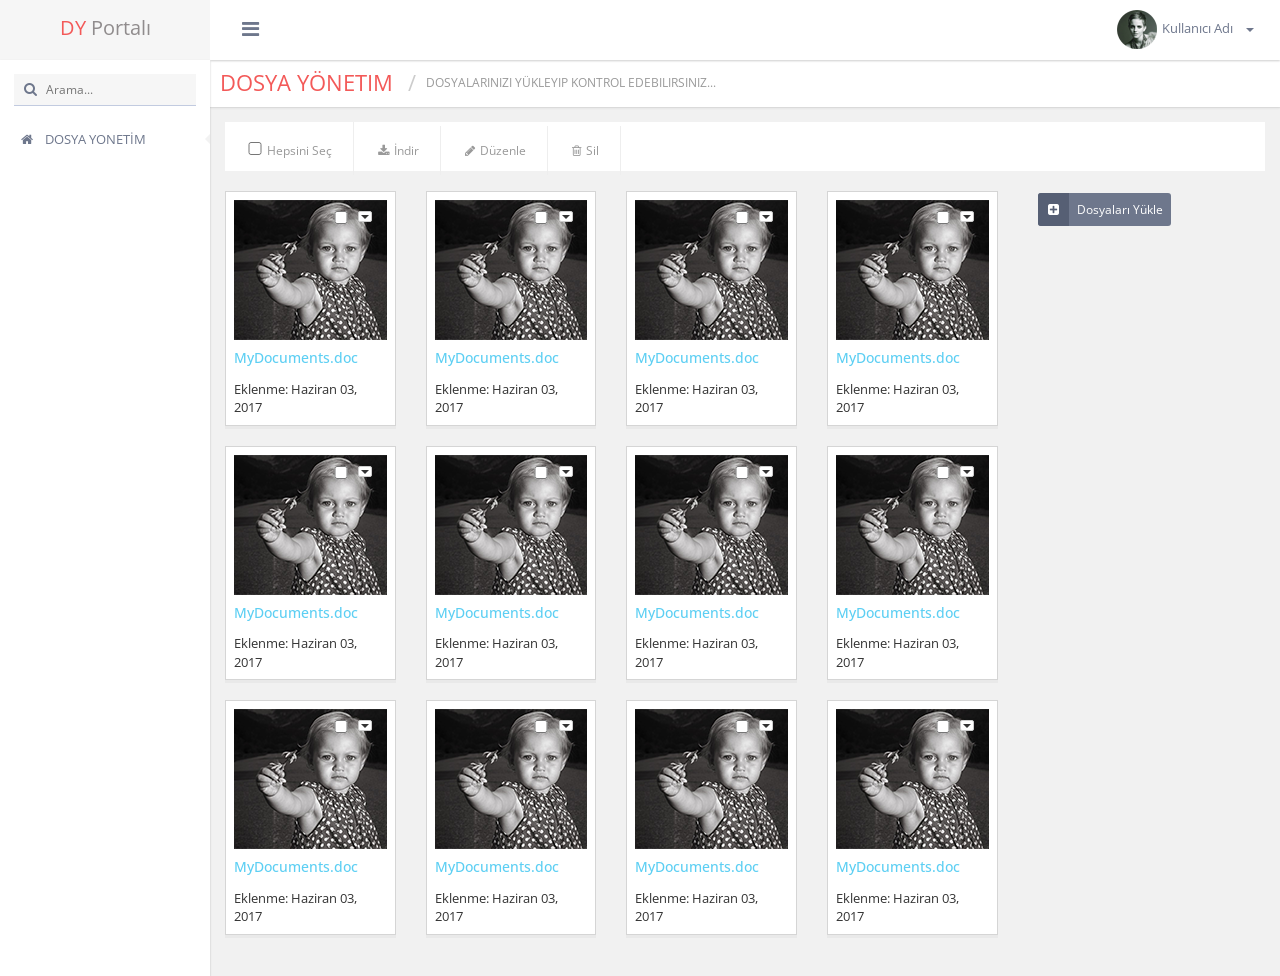
<file: index.html>
<!DOCTYPE html PUBLIC "-//W3C//DTD XHTML 1.0 Transitional//EN" "http://www.w3.org/TR/xhtml1/DTD/xhtml1-transitional.dtd">
<html xmlns="http://www.w3.org/1999/xhtml">
<head>
<meta http-equiv="Content-Type" content="text/html; charset=utf-8" />
<title>DY Portalı Yönetim Paneli</title>
<META NAME="ROBOTS" CONTENT="NOINDEX, NOFOLLOW">
<link href="css/font-awesome.css" rel="stylesheet" type="text/css" />
<link href="css/bootstrap.min.css" rel="stylesheet" type="text/css" />
<link href="css/animate.css" rel="stylesheet" type="text/css" />
<link href="css/admin.css" rel="stylesheet" type="text/css" />
<link href="plugins/checkbox/icheck.css" rel="stylesheet" type="text/css" />

<link href="plugins/dropzone/dropzone.css" rel="stylesheet">
<link href="plugins/bootstrap-fileupload/bootstrap-fileupload.min.css" rel="stylesheet">
</head>
<body class="light_theme  fixed_header left_nav_fixed">
<div class="wrapper">
  <!--\\\\\\\ wrapper Start \\\\\\-->
  <div class="header_bar">
    <!--\\\\\\\ header Start \\\\\\-->
    <div class="brand">
      <!--\\\\\\\ brand Start \\\\\\-->
      <div class="logo" style="display:block"><span class="theme_color">DY</span> Portalı</div>
      
    </div>
    <!--\\\\\\\ brand end \\\\\\-->
    <div class="header_top_bar">
      <!--\\\\\\\ header top bar start \\\\\\-->
      <a href="javascript:void(0);" class="menutoggle"> <i class="fa fa-bars"></i> </a>
      
      <div class="top_right_bar">
        <div class="user_admin dropdown"> <a href="javascript:void(0);" data-toggle="dropdown"><img src="images/user.png" /><span class="user_adminname">Kullanıcı Adı</span> <b class="caret"></b> </a>
          <ul class="dropdown-menu">
            <div class="top_pointer"></div>
            <li> <a href="login.html"><i class="fa fa-power-off"></i> Çıkış Yap</a> </li>
          </ul>
        </div>
       
      </div>
    </div>
    <!--\\\\\\\ header top bar end \\\\\\-->
  </div>
  <!--\\\\\\\ header end \\\\\\-->
  <div class="inner">
    <!--\\\\\\\ inner start \\\\\\-->
    <div class="left_nav">
      <!--\\\\\\\left_nav start \\\\\\-->
      <div class="search_bar"> <i class="fa fa-search"></i>
        <input name="" type="text" class="search" placeholder="Arama..." />
      </div>
      <div class="left_nav_slidebar">
        <ul>
          <li><a href="index.html"><i class="fa fa-home"></i> DOSYA YONETİM <span class="left_nav_pointer"></span> </a></li>
        </ul>
      </div>
    </div>
    <!--\\\\\\\left_nav end \\\\\\-->
    <div class="contentpanel">
      <!--\\\\\\\ contentpanel start\\\\\\-->
      <div class="pull-left breadcrumb_admin clear_both">
        <div class="pull-left page_title theme_color">
          <h1>Dosya Yönetim</h1>
          <h2 class="">Dosyalarınızı yükleyip kontrol edebilirsiniz...</h2>
        </div>
      </div>
      <div class="container clear_both padding_fix">
        <!--\\\\\\\ container  start \\\\\\-->
        <div class="file_Manager">
          <div class="file_Manager_option">
            <ul>
              <li> <a href="#">
                <input type="checkbox">
                Hepsini Seç</a> </li>
              <li> <a href="#"><i class="fa fa-download"></i>İndir</a> </li>
              <li> <a href="#"><i class="fa fa-pencil"></i>Düzenle</a> </li>
              <li> <a href="#"><i class="fa fa-trash-o"></i>Sil</a> </li>
            </ul>
          </div>
        </div>
        <div class="row">
          <div class="col-sm-9">
            <div class="row">
              <div class="col-xs-6 col-sm-4 col-md-3">
                <div class="thumb">
                  <div class="ckbox">
                    <input type="checkbox">
                  </div>
                  <div class="input-group-btn cartbox">
                    <button tabindex="-1" data-toggle="dropdown" class="btn btn-default dropdown-toggle" type="button"> <span class="caret"></span> <span class="sr-only">Toggle Dropdown</span> </button>
                    <ul role="menu" class="dropdown-menu  cartbox_menu">
                      
                      <li><a href="#">Düzenle</a></li>
                      <li class="divider"></li>
                      <li><a href="#">İndir</a></li>
                    </ul>
                  </div>
                  <div class="thumb_image"><img src="images/media/aa.png" /></div>
                  <h6>MyDocuments.doc</h6>
                  Eklenme: Haziran 03, 2017 </div>
              </div>
              <div class="col-xs-6 col-sm-4 col-md-3">
                <div class="thumb">
                  <div class="ckbox">
                    <input type="checkbox">
                  </div>
                  <div class="input-group-btn cartbox">
                    <button tabindex="-1" data-toggle="dropdown" class="btn btn-default dropdown-toggle" type="button"> <span class="caret"></span> <span class="sr-only">Toggle Dropdown</span> </button>
                    <ul role="menu" class="dropdown-menu  cartbox_menu">
                      li><a href="#">Düzenle</a></li>
                      <li class="divider"></li>
                      <li><a href="#">İndir</a></li>
                    </ul>
                  </div>
                  <div class="thumb_image"><img src="images/media/aa.png" /></div>
                  <h6>MyDocuments.doc</h6>
                  Eklenme: Haziran 03, 2017 </div>
              </div>
              <div class="col-xs-6 col-sm-4 col-md-3">
                <div class="thumb">
                  <div class="ckbox">
                    <input type="checkbox">
                  </div>
                  <div class="input-group-btn cartbox">
                    <button tabindex="-1" data-toggle="dropdown" class="btn btn-default dropdown-toggle" type="button"> <span class="caret"></span> <span class="sr-only">Toggle Dropdown</span> </button>
                    <ul role="menu" class="dropdown-menu  cartbox_menu">
                      li><a href="#">Düzenle</a></li>
                      <li class="divider"></li>
                      <li><a href="#">İndir</a></li>
                    </ul>
                  </div>
                  <div class="thumb_image"><img src="images/media/aa.png" /></div>
                  <h6>MyDocuments.doc</h6>
                  Eklenme: Haziran 03, 2017 </div>
              </div>
              <div class="col-xs-6 col-sm-4 col-md-3">
                <div class="thumb">
                  <div class="ckbox">
                    <input type="checkbox">
                  </div>
                  <div class="input-group-btn cartbox">
                    <button tabindex="-1" data-toggle="dropdown" class="btn btn-default dropdown-toggle" type="button"> <span class="caret"></span> <span class="sr-only">Toggle Dropdown</span> </button>
                    <ul role="menu" class="dropdown-menu  cartbox_menu">
                      li><a href="#">Düzenle</a></li>
                      <li class="divider"></li>
                      <li><a href="#">İndir</a></li>
                    </ul>
                  </div>
                  <div class="thumb_image"><img src="images/media/aa.png" /></div>
                  <h6>MyDocuments.doc</h6>
                  Eklenme: Haziran 03, 2017 </div>
              </div>
              
              <div class="col-xs-6 col-sm-4 col-md-3">
                <div class="thumb">
                  <div class="ckbox">
                    <input type="checkbox">
                  </div>
                  <div class="input-group-btn cartbox">
                    <button tabindex="-1" data-toggle="dropdown" class="btn btn-default dropdown-toggle" type="button"> <span class="caret"></span> <span class="sr-only">Toggle Dropdown</span> </button>
                    <ul role="menu" class="dropdown-menu  cartbox_menu">
                      li><a href="#">Düzenle</a></li>
                      <li class="divider"></li>
                      <li><a href="#">İndir</a></li>
                    </ul>
                  </div>
                  <div class="thumb_image"><img src="images/media/aa.png" /></div>
                  <h6>MyDocuments.doc</h6>
                  Eklenme: Haziran 03, 2017 </div>
              </div>
              <div class="col-xs-6 col-sm-4 col-md-3">
                <div class="thumb">
                  <div class="ckbox">
                    <input type="checkbox">
                  </div>
                  <div class="input-group-btn cartbox">
                    <button tabindex="-1" data-toggle="dropdown" class="btn btn-default dropdown-toggle" type="button"> <span class="caret"></span> <span class="sr-only">Toggle Dropdown</span> </button>
                    <ul role="menu" class="dropdown-menu  cartbox_menu">
                      li><a href="#">Düzenle</a></li>
                      <li class="divider"></li>
                      <li><a href="#">İndir</a></li>
                    </ul>
                  </div>
                  <div class="thumb_image"><img src="images/media/aa.png" /></div>
                  <h6>MyDocuments.doc</h6>
                  Eklenme: Haziran 03, 2017 </div>
              </div>
              <div class="col-xs-6 col-sm-4 col-md-3">
                <div class="thumb">
                  <div class="ckbox">
                    <input type="checkbox">
                  </div>
                  <div class="input-group-btn cartbox">
                    <button tabindex="-1" data-toggle="dropdown" class="btn btn-default dropdown-toggle" type="button"> <span class="caret"></span> <span class="sr-only">Toggle Dropdown</span> </button>
                    <ul role="menu" class="dropdown-menu  cartbox_menu">
                      li><a href="#">Düzenle</a></li>
                      <li class="divider"></li>
                      <li><a href="#">İndir</a></li>
                    </ul>
                  </div>
                  <div class="thumb_image"><img src="images/media/aa.png" /></div>
                  <h6>MyDocuments.doc</h6>
                  Eklenme: Haziran 03, 2017 </div>
              </div>
              <div class="col-xs-6 col-sm-4 col-md-3">
                <div class="thumb">
                  <div class="ckbox">
                    <input type="checkbox">
                  </div>
                  <div class="input-group-btn cartbox">
                    <button tabindex="-1" data-toggle="dropdown" class="btn btn-default dropdown-toggle" type="button"> <span class="caret"></span> <span class="sr-only">Toggle Dropdown</span> </button>
                    <ul role="menu" class="dropdown-menu  cartbox_menu">
                      li><a href="#">Düzenle</a></li>
                      <li class="divider"></li>
                      <li><a href="#">İndir</a></li>
                    </ul>
                  </div>
                  <div class="thumb_image"><img src="images/media/aa.png" /></div>
                  <h6>MyDocuments.doc</h6>
                  Eklenme: Haziran 03, 2017 </div>
              </div>
              <div class="col-xs-6 col-sm-4 col-md-3">
                <div class="thumb">
                  <div class="ckbox">
                    <input type="checkbox">
                  </div>
                  <div class="input-group-btn cartbox">
                    <button tabindex="-1" data-toggle="dropdown" class="btn btn-default dropdown-toggle" type="button"> <span class="caret"></span> <span class="sr-only">Toggle Dropdown</span> </button>
                    <ul role="menu" class="dropdown-menu  cartbox_menu">
                      li><a href="#">Düzenle</a></li>
                      <li class="divider"></li>
                      <li><a href="#">İndir</a></li>
                    </ul>
                  </div>
                  <div class="thumb_image"><img src="images/media/aa.png" /></div>
                  <h6>MyDocuments.doc</h6>
                  Eklenme: Haziran 03, 2017 </div>
              </div><div class="col-xs-6 col-sm-4 col-md-3">
                <div class="thumb">
                  <div class="ckbox">
                    <input type="checkbox">
                  </div>
                  <div class="input-group-btn cartbox">
                    <button tabindex="-1" data-toggle="dropdown" class="btn btn-default dropdown-toggle" type="button"> <span class="caret"></span> <span class="sr-only">Toggle Dropdown</span> </button>
                    <ul role="menu" class="dropdown-menu  cartbox_menu">
                      li><a href="#">Düzenle</a></li>
                      <li class="divider"></li>
                      <li><a href="#">İndir</a></li>
                    </ul>
                  </div>
                  <div class="thumb_image"><img src="images/media/aa.png" /></div>
                  <h6>MyDocuments.doc</h6>
                  Eklenme: Haziran 03, 2017 </div>
              </div>
              <div class="col-xs-6 col-sm-4 col-md-3">
                <div class="thumb">
                  <div class="ckbox">
                    <input type="checkbox">
                  </div>
                  <div class="input-group-btn cartbox">
                    <button tabindex="-1" data-toggle="dropdown" class="btn btn-default dropdown-toggle" type="button"> <span class="caret"></span> <span class="sr-only">Toggle Dropdown</span> </button>
                    <ul role="menu" class="dropdown-menu  cartbox_menu">
                      li><a href="#">Düzenle</a></li>
                      <li class="divider"></li>
                      <li><a href="#">İndir</a></li>
                    </ul>
                  </div>
                  <div class="thumb_image"><img src="images/media/aa.png" /></div>
                  <h6>MyDocuments.doc</h6>
                  Eklenme: Haziran 03, 2017 </div>
              </div>
              <div class="col-xs-6 col-sm-4 col-md-3">
                <div class="thumb">
                  <div class="ckbox">
                    <input type="checkbox">
                  </div>
                  <div class="input-group-btn cartbox">
                    <button tabindex="-1" data-toggle="dropdown" class="btn btn-default dropdown-toggle" type="button"> <span class="caret"></span> <span class="sr-only">Toggle Dropdown</span> </button>
                    <ul role="menu" class="dropdown-menu  cartbox_menu">
                      li><a href="#">Düzenle</a></li>
                      <li class="divider"></li>
                      <li><a href="#">İndir</a></li>
                    </ul>
                  </div>
                  <div class="thumb_image"><img src="images/media/aa.png" /></div>
                  <h6>MyDocuments.doc</h6>
                  Eklenme: Haziran 03, 2017 </div>
              </div>
            
              
              
              
              
              
            </div>
          </div>
          <div class="col-sm-3">
            <div class="file_sidebar">
              <a href="javascript:void(0);" class="add_user" data-toggle="modal" data-target="#myModal"> <i class="fa fa-plus-square"></i> <span> Dosyaları Yükle</span> </a>  
            </div>
          </div>
        </div>
      </div>
      <!--\\\\\\\ container  end \\\\\\-->
    </div>
    <!--\\\\\\\ content panel end \\\\\\-->
  </div>
  <!--\\\\\\\ inner end\\\\\\-->
</div>
<!--\\\\\\\ wrapper end\\\\\\-->

<div class="modal fade" id="myModal" tabindex="-1" role="dialog" aria-labelledby="myModalLabel" aria-hidden="true">
  <div class="modal-dialog">
    <div class="modal-content">
      <div class="modal-header">
        <button type="button" class="close" data-dismiss="modal" aria-hidden="true">&times;</button>
        <h4 class="modal-title" id="myModalLabel">Dosya Yükle</h4>
      </div>
      <div class="modal-body">
        
        
        <br>
        <form class="dropzone dz-clickable" action="http://riaxe.com/file/post">
          
        <div class="dz-default dz-message"><span>Dosyaları yüklemek için bırakın</span></div></form>
      

      </div>
      <div class="modal-footer">
        <button type="button" class="btn btn-default" data-dismiss="modal">Kapat</button>
        <button type="button" class="btn btn-primary">Kaydet</button>
      </div>
    </div>
  </div>
</div>

<script src="js/jquery-2.1.0.js"></script>
<script src="js/bootstrap.min.js"></script>
<script src="js/common-script.js"></script>
<script src="js/jquery.slimscroll.min.js"></script>
<script src="plugins/checkbox/zepto.js"></script>
<script src="plugins/checkbox/icheck.js"></script>

<script type="text/javascript" src="js/form-components.js"></script> 
<script type="text/javascript"  src="plugins/dropzone/dropzone.min.js"></script> 
<script type="text/javascript"  src="plugins/bootstrap-fileupload/bootstrap-fileupload.min.js"></script> 

<script src="js/jPushMenu.js"></script> 
<script src="js/side-chats.js"></script>

</body>
</html>
</file>
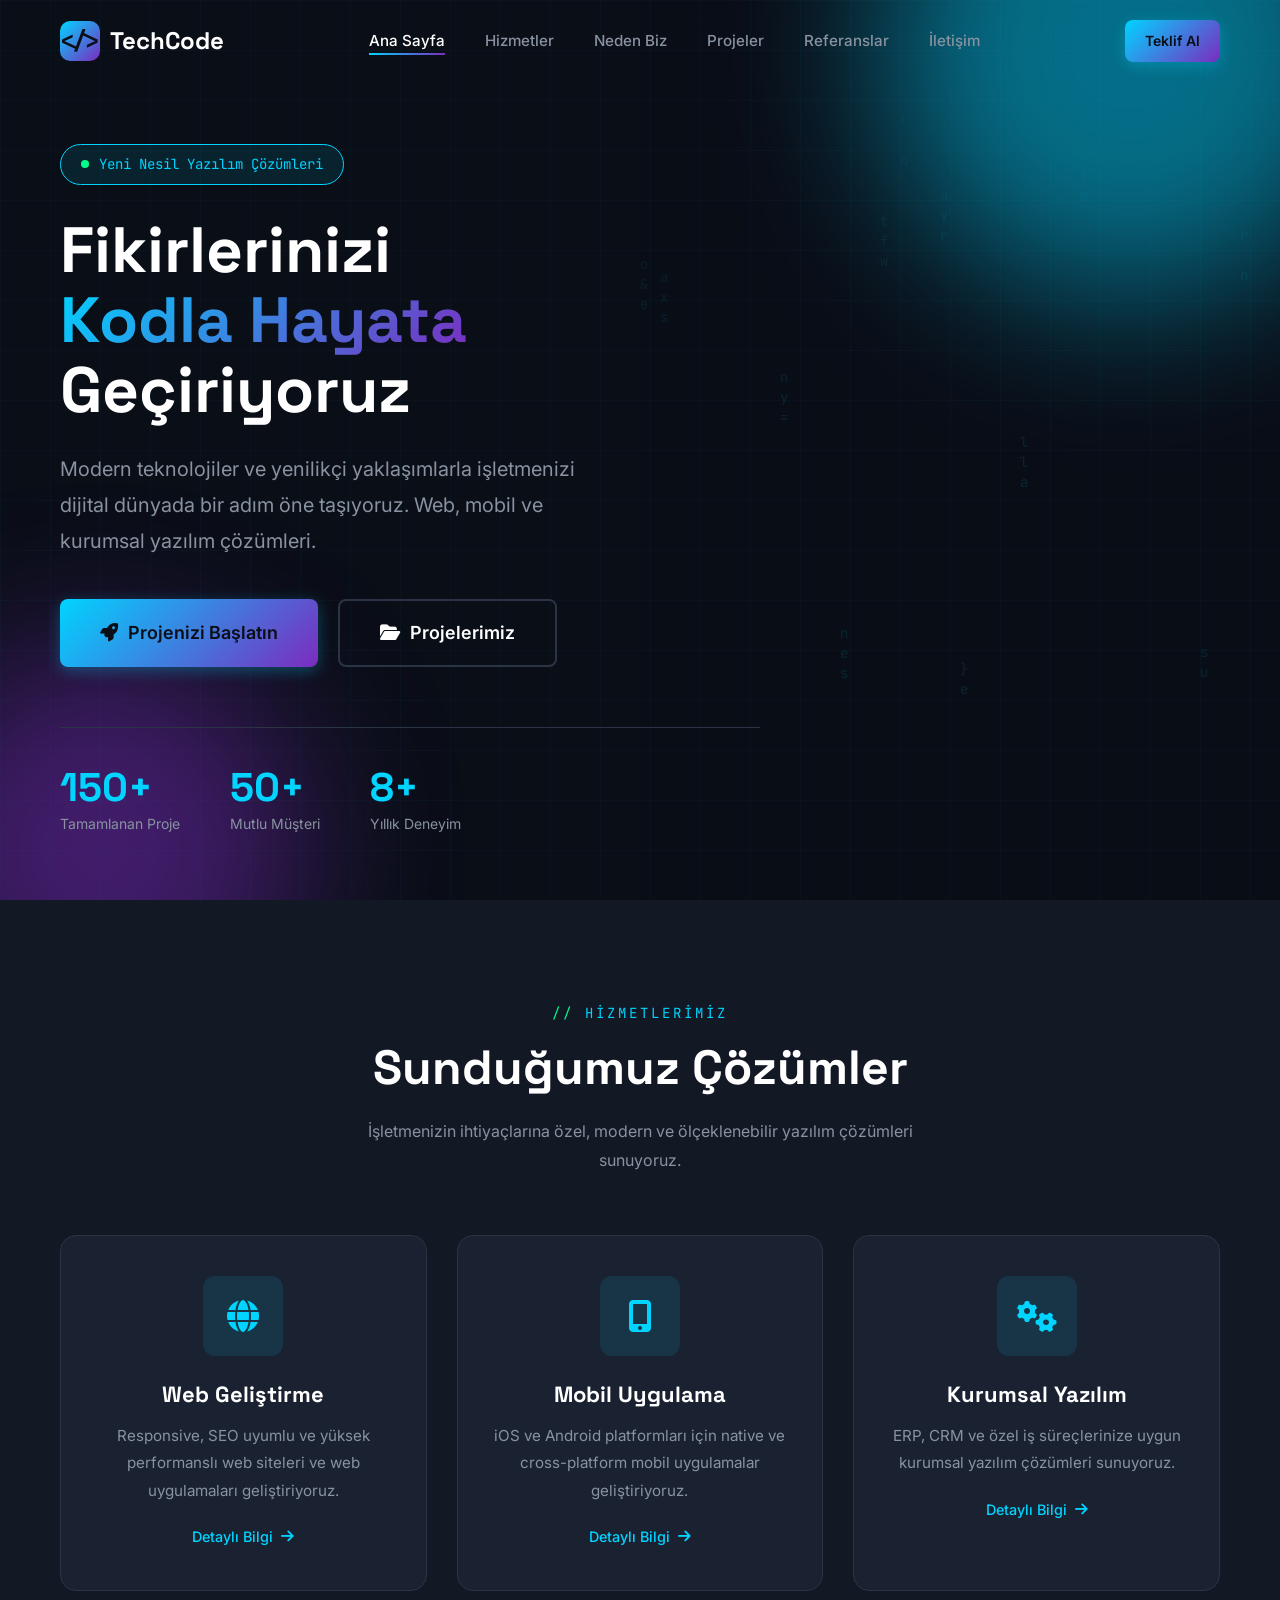
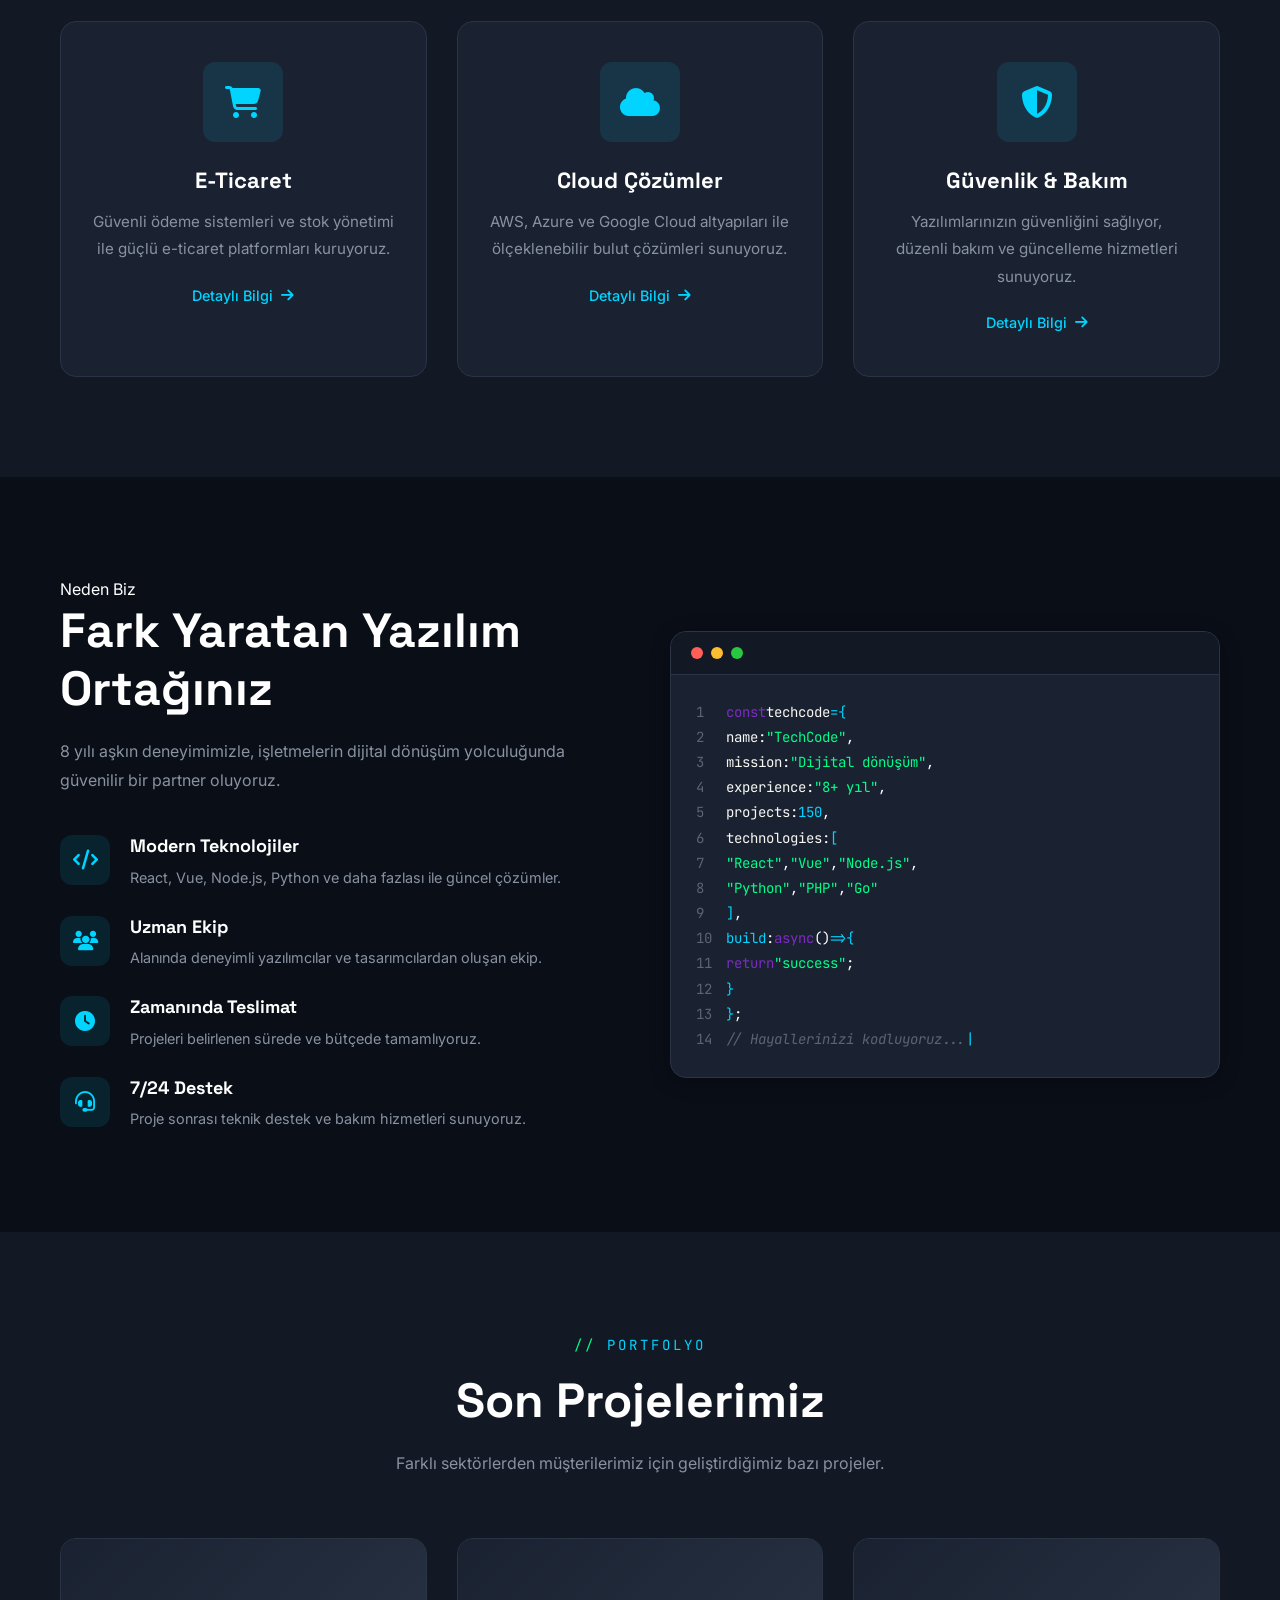
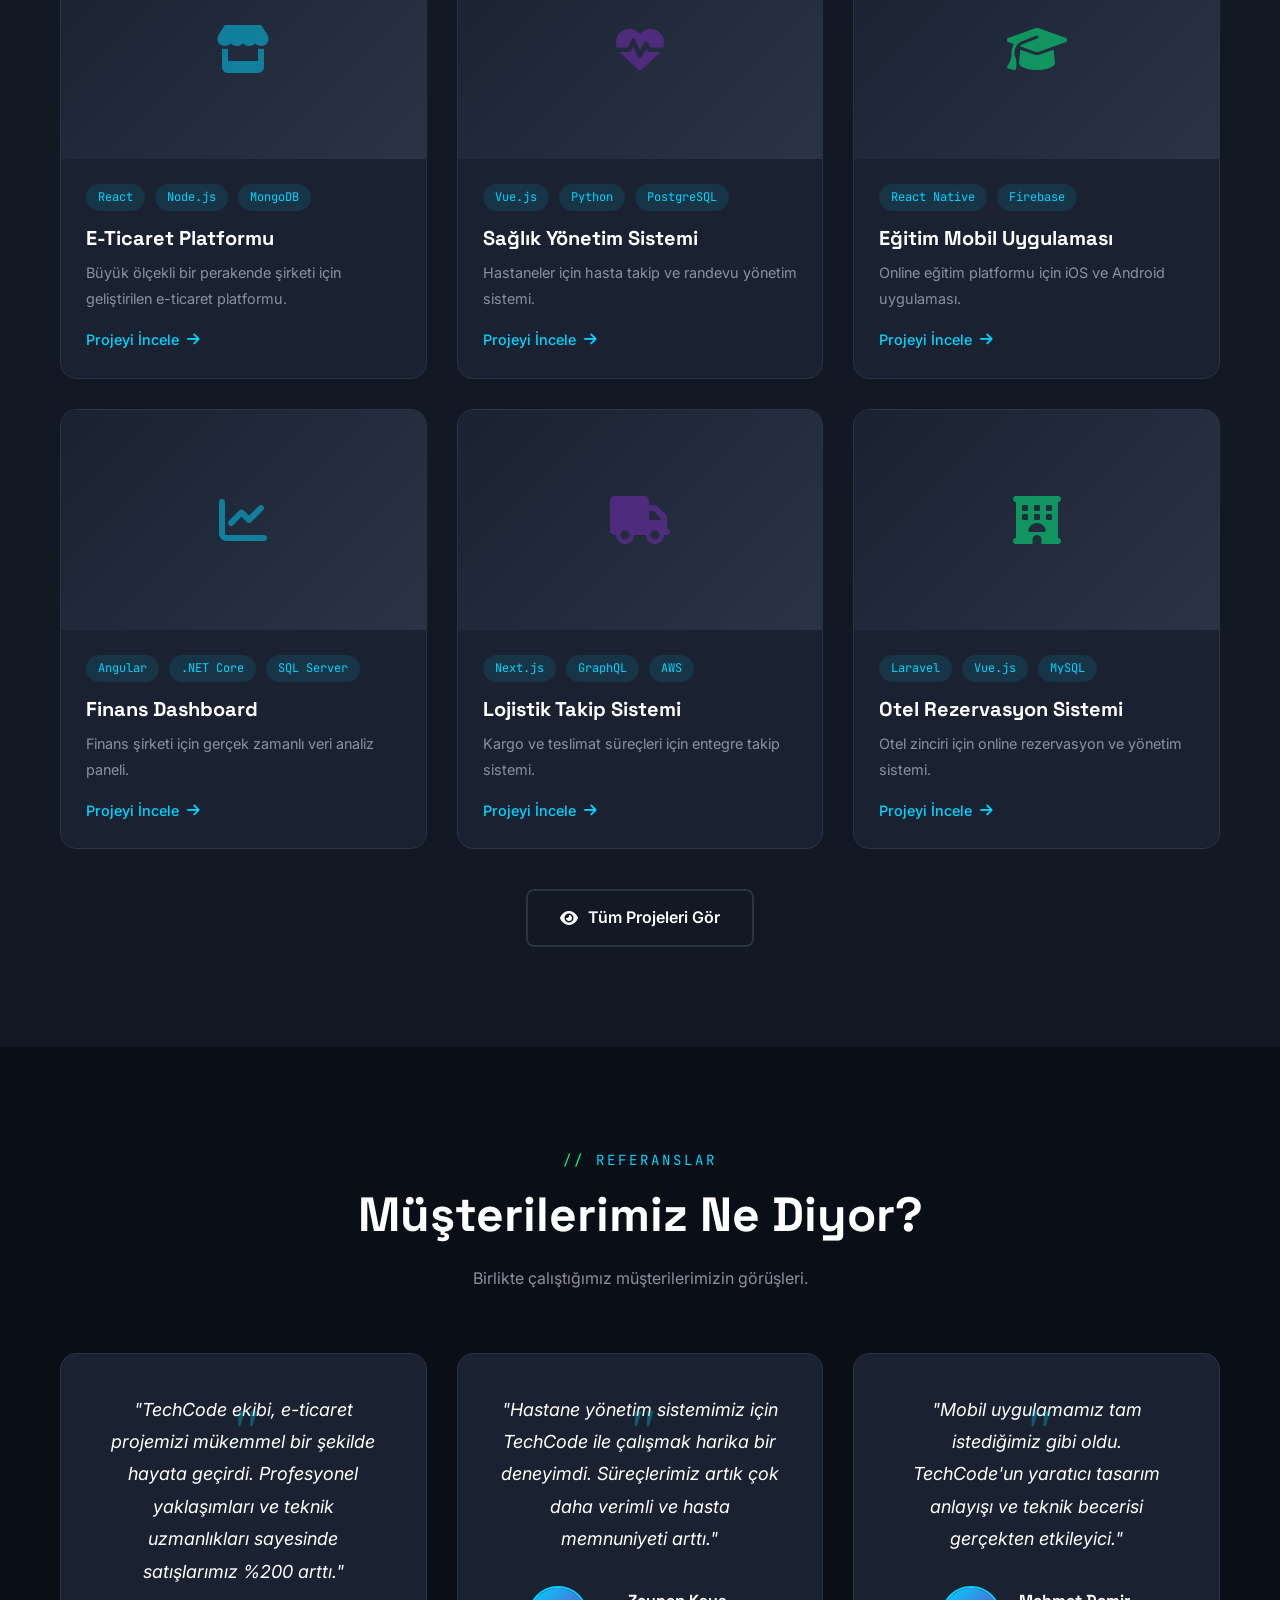
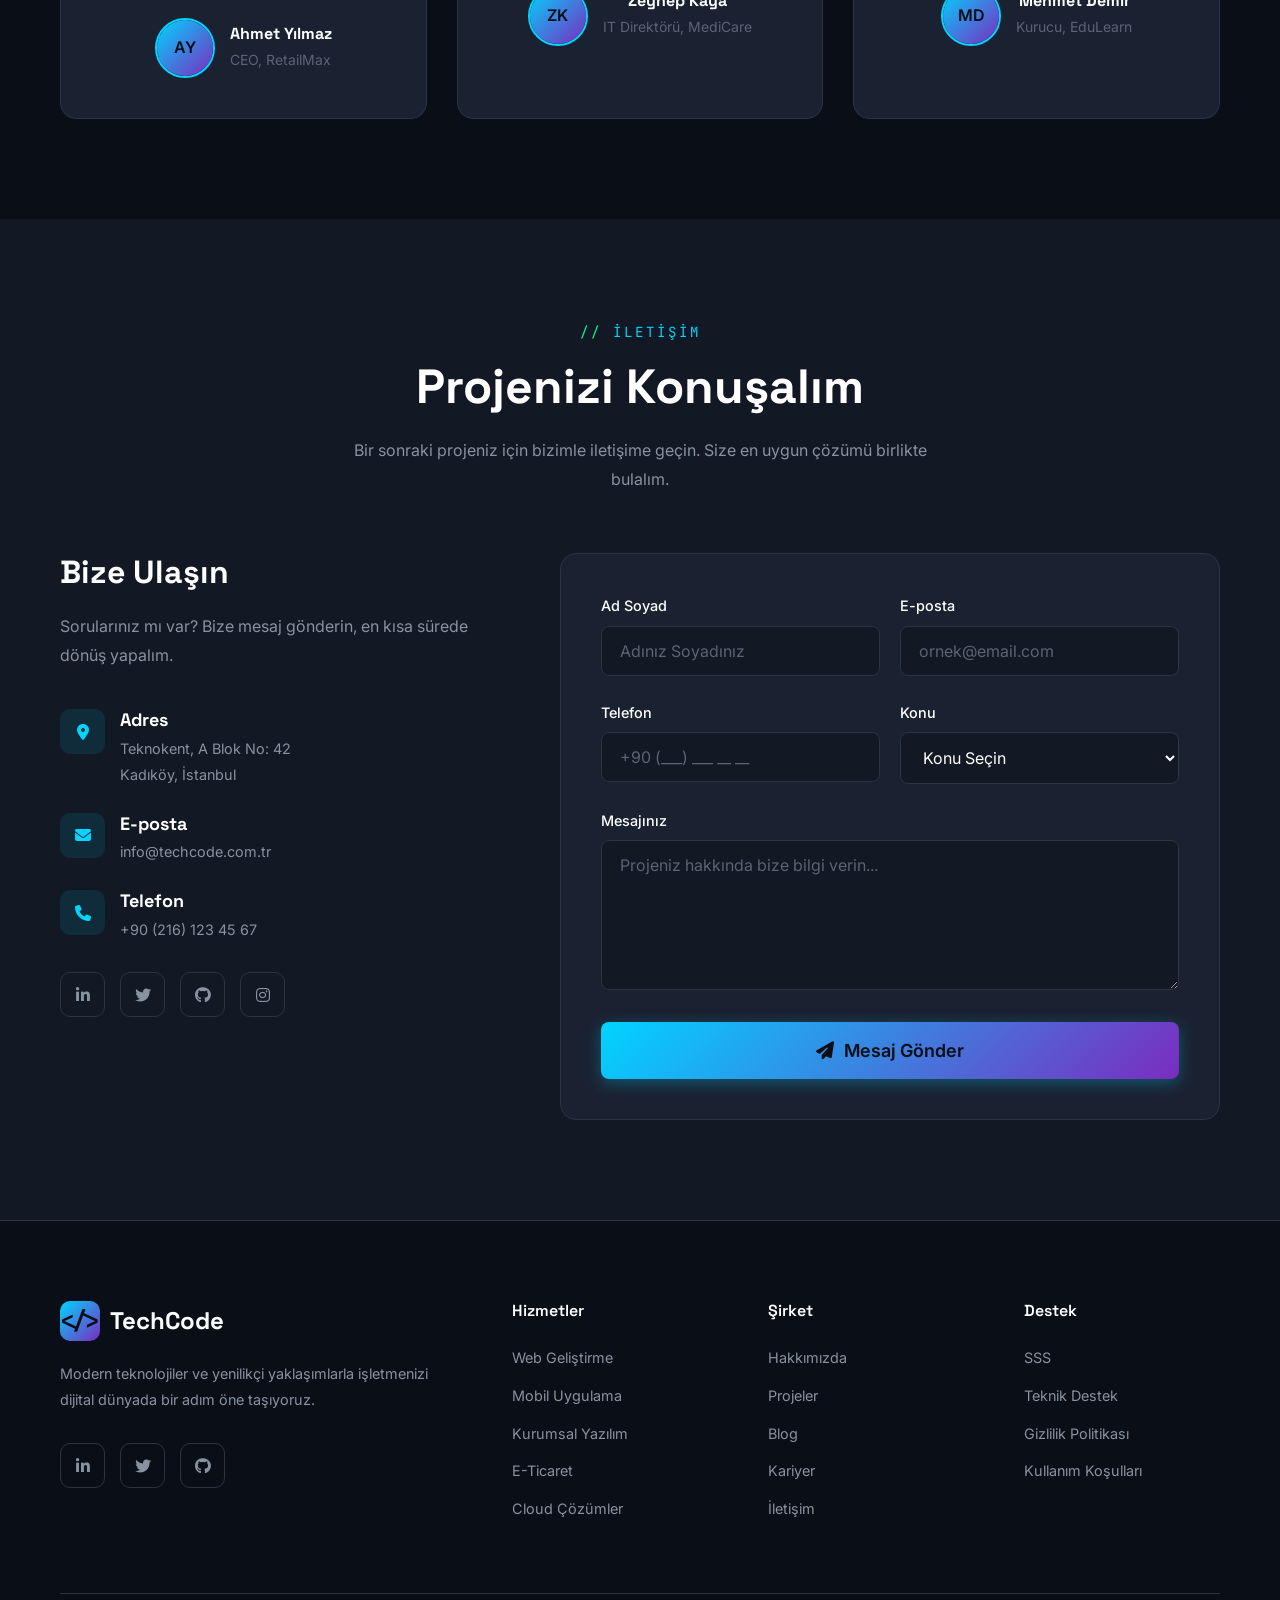
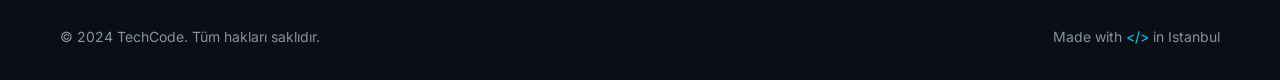
<file: site/index.html>
<!DOCTYPE html>
<html lang="tr">
<head>
    <meta charset="UTF-8">
    <meta name="viewport" content="width=device-width, initial-scale=1.0">
    <meta name="description" content="TechCode - Profesyonel web sitesi ve yazılım geliştirme hizmetleri. Modern, ölçeklenebilir ve güvenilir çözümler.">
    <meta name="keywords" content="yazılım, web geliştirme, mobil uygulama, dijital dönüşüm, teknoloji">
    <meta name="author" content="TechCode">

    <!-- Open Graph -->
    <meta property="og:title" content="TechCode - Yazılım & Web Geliştirme">
    <meta property="og:description" content="Modern, ölçeklenebilir ve güvenilir yazılım çözümleri">
    <meta property="og:type" content="website">

    <title>TechCode | Yazılım & Web Geliştirme</title>

    <!-- Favicon -->
    <link rel="icon" type="image/svg+xml" href="data:image/svg+xml,<svg xmlns='http://www.w3.org/2000/svg' viewBox='0 0 100 100'><rect fill='%230a0e17' width='100' height='100' rx='20'/><text x='50' y='65' font-family='monospace' font-size='50' fill='%2300d4ff' text-anchor='middle'>&lt;/&gt;</text></svg>">

    <!-- Google Fonts -->
    <link rel="preconnect" href="https://fonts.googleapis.com">
    <link rel="preconnect" href="https://fonts.gstatic.com" crossorigin>
    <link href="https://fonts.googleapis.com/css2?family=Inter:wght@300;400;500;600;700;800&family=Space+Grotesk:wght@400;500;600;700&family=JetBrains+Mono:wght@400;500&display=swap" rel="stylesheet">

    <!-- Font Awesome -->
    <link rel="stylesheet" href="https://cdnjs.cloudflare.com/ajax/libs/font-awesome/6.5.1/css/all.min.css">

    <!-- Main CSS -->
    <link rel="stylesheet" href="../assets/css/main.css">
</head>
<body>
    <!-- ========================================
         Navigation
         ======================================== -->
    <nav class="navbar" id="navbar">
        <div class="container">
            <a href="#" class="logo">
                <div class="logo-icon">&lt;/&gt;</div>
                <span>TechCode</span>
            </a>

            <ul class="nav-menu" id="navMenu">
                <li><a href="#hero" class="active">Ana Sayfa</a></li>
                <li><a href="#services">Hizmetler</a></li>
                <li><a href="#why-us">Neden Biz</a></li>
                <li><a href="#projects">Projeler</a></li>
                <li><a href="#testimonials">Referanslar</a></li>
                <li><a href="#contact">İletişim</a></li>
                <li class="hide-desktop"><a href="#contact" class="btn btn-primary btn-sm">Teklif Al</a></li>
            </ul>

            <div class="flex" style="gap: 15px;">
                <a href="#contact" class="btn btn-primary btn-sm hide-mobile">Teklif Al</a>
                <button class="mobile-menu-btn" id="mobileMenuBtn" aria-label="Menü">
                    <span></span>
                    <span></span>
                    <span></span>
                </button>
            </div>
        </div>
    </nav>

    <!-- ========================================
         Hero Section
         ======================================== -->
    <section class="hero" id="hero">
        <div class="hero-bg">
            <div class="grid-pattern"></div>
            <div class="gradient-orb gradient-orb-1"></div>
            <div class="gradient-orb gradient-orb-2"></div>
            <div class="code-rain" id="codeRain"></div>
        </div>

        <div class="container">
            <div class="hero-content">
                <div class="hero-badge">
                    <span class="dot"></span>
                    <span>Yeni Nesil Yazılım Çözümleri</span>
                </div>

                <h1>
                    Fikirlerinizi <br>
                    <span class="gradient-text">Kodla Hayata</span> <br>
                    Geçiriyoruz
                </h1>

                <p class="hero-description">
                    Modern teknolojiler ve yenilikçi yaklaşımlarla işletmenizi
                    dijital dünyada bir adım öne taşıyoruz. Web, mobil ve
                    kurumsal yazılım çözümleri.
                </p>

                <div class="hero-buttons">
                    <a href="#contact" class="btn btn-primary btn-lg">
                        <i class="fas fa-rocket"></i>
                        Projenizi Başlatın
                    </a>
                    <a href="#projects" class="btn btn-secondary btn-lg">
                        <i class="fas fa-folder-open"></i>
                        Projelerimiz
                    </a>
                </div>

                <div class="hero-stats">
                    <div class="stat-item">
                        <div class="stat-number">150+</div>
                        <div class="stat-label">Tamamlanan Proje</div>
                    </div>
                    <div class="stat-item">
                        <div class="stat-number">50+</div>
                        <div class="stat-label">Mutlu Müşteri</div>
                    </div>
                    <div class="stat-item">
                        <div class="stat-number">8+</div>
                        <div class="stat-label">Yıllık Deneyim</div>
                    </div>
                </div>
            </div>
        </div>
    </section>

    <!-- ========================================
         Services Section
         ======================================== -->
    <section class="section services" id="services">
        <div class="container">
            <div class="section-header">
                <span class="subtitle">Hizmetlerimiz</span>
                <h2>Sunduğumuz Çözümler</h2>
                <p>İşletmenizin ihtiyaçlarına özel, modern ve ölçeklenebilir yazılım çözümleri sunuyoruz.</p>
            </div>

            <div class="grid grid-3">
                <div class="card service-card">
                    <div class="card-icon">
                        <i class="fas fa-globe"></i>
                    </div>
                    <h3 class="card-title">Web Geliştirme</h3>
                    <p class="card-text">
                        Responsive, SEO uyumlu ve yüksek performanslı web siteleri
                        ve web uygulamaları geliştiriyoruz.
                    </p>
                    <a href="#contact" class="learn-more">
                        Detaylı Bilgi <i class="fas fa-arrow-right"></i>
                    </a>
                </div>

                <div class="card service-card">
                    <div class="card-icon">
                        <i class="fas fa-mobile-alt"></i>
                    </div>
                    <h3 class="card-title">Mobil Uygulama</h3>
                    <p class="card-text">
                        iOS ve Android platformları için native ve cross-platform
                        mobil uygulamalar geliştiriyoruz.
                    </p>
                    <a href="#contact" class="learn-more">
                        Detaylı Bilgi <i class="fas fa-arrow-right"></i>
                    </a>
                </div>

                <div class="card service-card">
                    <div class="card-icon">
                        <i class="fas fa-cogs"></i>
                    </div>
                    <h3 class="card-title">Kurumsal Yazılım</h3>
                    <p class="card-text">
                        ERP, CRM ve özel iş süreçlerinize uygun kurumsal
                        yazılım çözümleri sunuyoruz.
                    </p>
                    <a href="#contact" class="learn-more">
                        Detaylı Bilgi <i class="fas fa-arrow-right"></i>
                    </a>
                </div>

                <div class="card service-card">
                    <div class="card-icon">
                        <i class="fas fa-shopping-cart"></i>
                    </div>
                    <h3 class="card-title">E-Ticaret</h3>
                    <p class="card-text">
                        Güvenli ödeme sistemleri ve stok yönetimi ile
                        güçlü e-ticaret platformları kuruyoruz.
                    </p>
                    <a href="#contact" class="learn-more">
                        Detaylı Bilgi <i class="fas fa-arrow-right"></i>
                    </a>
                </div>

                <div class="card service-card">
                    <div class="card-icon">
                        <i class="fas fa-cloud"></i>
                    </div>
                    <h3 class="card-title">Cloud Çözümler</h3>
                    <p class="card-text">
                        AWS, Azure ve Google Cloud altyapıları ile
                        ölçeklenebilir bulut çözümleri sunuyoruz.
                    </p>
                    <a href="#contact" class="learn-more">
                        Detaylı Bilgi <i class="fas fa-arrow-right"></i>
                    </a>
                </div>

                <div class="card service-card">
                    <div class="card-icon">
                        <i class="fas fa-shield-alt"></i>
                    </div>
                    <h3 class="card-title">Güvenlik & Bakım</h3>
                    <p class="card-text">
                        Yazılımlarınızın güvenliğini sağlıyor, düzenli
                        bakım ve güncelleme hizmetleri sunuyoruz.
                    </p>
                    <a href="#contact" class="learn-more">
                        Detaylı Bilgi <i class="fas fa-arrow-right"></i>
                    </a>
                </div>
            </div>
        </div>
    </section>

    <!-- ========================================
         Why Us Section
         ======================================== -->
    <section class="section why-us" id="why-us">
        <div class="container">
            <div class="why-us-grid">
                <div class="why-us-content">
                    <span class="subtitle">Neden Biz</span>
                    <h2>Fark Yaratan Yazılım Ortağınız</h2>
                    <p>
                        8 yılı aşkın deneyimimizle, işletmelerin dijital
                        dönüşüm yolculuğunda güvenilir bir partner oluyoruz.
                    </p>

                    <div class="feature-list">
                        <div class="feature-item">
                            <div class="feature-icon">
                                <i class="fas fa-code"></i>
                            </div>
                            <div class="feature-content">
                                <h4>Modern Teknolojiler</h4>
                                <p>React, Vue, Node.js, Python ve daha fazlası ile güncel çözümler.</p>
                            </div>
                        </div>

                        <div class="feature-item">
                            <div class="feature-icon">
                                <i class="fas fa-users"></i>
                            </div>
                            <div class="feature-content">
                                <h4>Uzman Ekip</h4>
                                <p>Alanında deneyimli yazılımcılar ve tasarımcılardan oluşan ekip.</p>
                            </div>
                        </div>

                        <div class="feature-item">
                            <div class="feature-icon">
                                <i class="fas fa-clock"></i>
                            </div>
                            <div class="feature-content">
                                <h4>Zamanında Teslimat</h4>
                                <p>Projeleri belirlenen sürede ve bütçede tamamlıyoruz.</p>
                            </div>
                        </div>

                        <div class="feature-item">
                            <div class="feature-icon">
                                <i class="fas fa-headset"></i>
                            </div>
                            <div class="feature-content">
                                <h4>7/24 Destek</h4>
                                <p>Proje sonrası teknik destek ve bakım hizmetleri sunuyoruz.</p>
                            </div>
                        </div>
                    </div>
                </div>

                <div class="why-us-visual">
                    <div class="code-window">
                        <div class="code-window-header">
                            <span class="code-window-dot red"></span>
                            <span class="code-window-dot yellow"></span>
                            <span class="code-window-dot green"></span>
                        </div>
                        <div class="code-window-body">
                            <div class="code-line">
                                <span class="line-number">1</span>
                                <span class="code-keyword">const</span> <span class="code-variable">techcode</span> <span class="code-operator">=</span> <span class="code-operator">{</span>
                            </div>
                            <div class="code-line">
                                <span class="line-number">2</span>
                                <span class="code-variable">  name</span>: <span class="code-string">"TechCode"</span>,
                            </div>
                            <div class="code-line">
                                <span class="line-number">3</span>
                                <span class="code-variable">  mission</span>: <span class="code-string">"Dijital dönüşüm"</span>,
                            </div>
                            <div class="code-line">
                                <span class="line-number">4</span>
                                <span class="code-variable">  experience</span>: <span class="code-string">"8+ yıl"</span>,
                            </div>
                            <div class="code-line">
                                <span class="line-number">5</span>
                                <span class="code-variable">  projects</span>: <span class="code-function">150</span>,
                            </div>
                            <div class="code-line">
                                <span class="line-number">6</span>
                                <span class="code-variable">  technologies</span>: <span class="code-operator">[</span>
                            </div>
                            <div class="code-line">
                                <span class="line-number">7</span>
                                <span class="code-string">    "React"</span>, <span class="code-string">"Vue"</span>, <span class="code-string">"Node.js"</span>,
                            </div>
                            <div class="code-line">
                                <span class="line-number">8</span>
                                <span class="code-string">    "Python"</span>, <span class="code-string">"PHP"</span>, <span class="code-string">"Go"</span>
                            </div>
                            <div class="code-line">
                                <span class="line-number">9</span>
                                <span class="code-operator">  ]</span>,
                            </div>
                            <div class="code-line">
                                <span class="line-number">10</span>
                                <span class="code-function">  build</span>: <span class="code-keyword">async</span> () <span class="code-operator">=></span> <span class="code-operator">{</span>
                            </div>
                            <div class="code-line">
                                <span class="line-number">11</span>
                                <span class="code-keyword">    return</span> <span class="code-string">"success"</span>;
                            </div>
                            <div class="code-line">
                                <span class="line-number">12</span>
                                <span class="code-operator">  }</span>
                            </div>
                            <div class="code-line">
                                <span class="line-number">13</span>
                                <span class="code-operator">}</span>;
                            </div>
                            <div class="code-line">
                                <span class="line-number">14</span>
                                <span class="code-comment">// Hayallerinizi kodluyoruz...</span>
                            </div>
                        </div>
                    </div>
                </div>
            </div>
        </div>
    </section>

    <!-- ========================================
         Projects Section
         ======================================== -->
    <section class="section projects" id="projects">
        <div class="container">
            <div class="section-header">
                <span class="subtitle">Portfolyo</span>
                <h2>Son Projelerimiz</h2>
                <p>Farklı sektörlerden müşterilerimiz için geliştirdiğimiz bazı projeler.</p>
            </div>

            <div class="grid grid-3">
                <div class="card project-card">
                    <div class="project-image">
                        <div style="width:100%;height:100%;background:linear-gradient(135deg, #1a2232 0%, #2a3444 100%);display:flex;align-items:center;justify-content:center;">
                            <i class="fas fa-store" style="font-size:3rem;color:var(--accent-blue);opacity:0.5;"></i>
                        </div>
                        <div class="project-overlay">
                            <a href="#" class="btn btn-ghost btn-sm">Detayları Gör</a>
                        </div>
                    </div>
                    <div class="project-info">
                        <div class="project-tags">
                            <span class="project-tag">React</span>
                            <span class="project-tag">Node.js</span>
                            <span class="project-tag">MongoDB</span>
                        </div>
                        <h3>E-Ticaret Platformu</h3>
                        <p>Büyük ölçekli bir perakende şirketi için geliştirilen e-ticaret platformu.</p>
                        <a href="#" class="project-link">
                            Projeyi İncele <i class="fas fa-arrow-right"></i>
                        </a>
                    </div>
                </div>

                <div class="card project-card">
                    <div class="project-image">
                        <div style="width:100%;height:100%;background:linear-gradient(135deg, #1a2232 0%, #2a3444 100%);display:flex;align-items:center;justify-content:center;">
                            <i class="fas fa-heartbeat" style="font-size:3rem;color:var(--accent-purple);opacity:0.5;"></i>
                        </div>
                        <div class="project-overlay">
                            <a href="#" class="btn btn-ghost btn-sm">Detayları Gör</a>
                        </div>
                    </div>
                    <div class="project-info">
                        <div class="project-tags">
                            <span class="project-tag">Vue.js</span>
                            <span class="project-tag">Python</span>
                            <span class="project-tag">PostgreSQL</span>
                        </div>
                        <h3>Sağlık Yönetim Sistemi</h3>
                        <p>Hastaneler için hasta takip ve randevu yönetim sistemi.</p>
                        <a href="#" class="project-link">
                            Projeyi İncele <i class="fas fa-arrow-right"></i>
                        </a>
                    </div>
                </div>

                <div class="card project-card">
                    <div class="project-image">
                        <div style="width:100%;height:100%;background:linear-gradient(135deg, #1a2232 0%, #2a3444 100%);display:flex;align-items:center;justify-content:center;">
                            <i class="fas fa-graduation-cap" style="font-size:3rem;color:var(--accent-green);opacity:0.5;"></i>
                        </div>
                        <div class="project-overlay">
                            <a href="#" class="btn btn-ghost btn-sm">Detayları Gör</a>
                        </div>
                    </div>
                    <div class="project-info">
                        <div class="project-tags">
                            <span class="project-tag">React Native</span>
                            <span class="project-tag">Firebase</span>
                        </div>
                        <h3>Eğitim Mobil Uygulaması</h3>
                        <p>Online eğitim platformu için iOS ve Android uygulaması.</p>
                        <a href="#" class="project-link">
                            Projeyi İncele <i class="fas fa-arrow-right"></i>
                        </a>
                    </div>
                </div>

                <div class="card project-card">
                    <div class="project-image">
                        <div style="width:100%;height:100%;background:linear-gradient(135deg, #1a2232 0%, #2a3444 100%);display:flex;align-items:center;justify-content:center;">
                            <i class="fas fa-chart-line" style="font-size:3rem;color:var(--accent-blue);opacity:0.5;"></i>
                        </div>
                        <div class="project-overlay">
                            <a href="#" class="btn btn-ghost btn-sm">Detayları Gör</a>
                        </div>
                    </div>
                    <div class="project-info">
                        <div class="project-tags">
                            <span class="project-tag">Angular</span>
                            <span class="project-tag">.NET Core</span>
                            <span class="project-tag">SQL Server</span>
                        </div>
                        <h3>Finans Dashboard</h3>
                        <p>Finans şirketi için gerçek zamanlı veri analiz paneli.</p>
                        <a href="#" class="project-link">
                            Projeyi İncele <i class="fas fa-arrow-right"></i>
                        </a>
                    </div>
                </div>

                <div class="card project-card">
                    <div class="project-image">
                        <div style="width:100%;height:100%;background:linear-gradient(135deg, #1a2232 0%, #2a3444 100%);display:flex;align-items:center;justify-content:center;">
                            <i class="fas fa-truck" style="font-size:3rem;color:var(--accent-purple);opacity:0.5;"></i>
                        </div>
                        <div class="project-overlay">
                            <a href="#" class="btn btn-ghost btn-sm">Detayları Gör</a>
                        </div>
                    </div>
                    <div class="project-info">
                        <div class="project-tags">
                            <span class="project-tag">Next.js</span>
                            <span class="project-tag">GraphQL</span>
                            <span class="project-tag">AWS</span>
                        </div>
                        <h3>Lojistik Takip Sistemi</h3>
                        <p>Kargo ve teslimat süreçleri için entegre takip sistemi.</p>
                        <a href="#" class="project-link">
                            Projeyi İncele <i class="fas fa-arrow-right"></i>
                        </a>
                    </div>
                </div>

                <div class="card project-card">
                    <div class="project-image">
                        <div style="width:100%;height:100%;background:linear-gradient(135deg, #1a2232 0%, #2a3444 100%);display:flex;align-items:center;justify-content:center;">
                            <i class="fas fa-hotel" style="font-size:3rem;color:var(--accent-green);opacity:0.5;"></i>
                        </div>
                        <div class="project-overlay">
                            <a href="#" class="btn btn-ghost btn-sm">Detayları Gör</a>
                        </div>
                    </div>
                    <div class="project-info">
                        <div class="project-tags">
                            <span class="project-tag">Laravel</span>
                            <span class="project-tag">Vue.js</span>
                            <span class="project-tag">MySQL</span>
                        </div>
                        <h3>Otel Rezervasyon Sistemi</h3>
                        <p>Otel zinciri için online rezervasyon ve yönetim sistemi.</p>
                        <a href="#" class="project-link">
                            Projeyi İncele <i class="fas fa-arrow-right"></i>
                        </a>
                    </div>
                </div>
            </div>

            <div class="text-center mt-4">
                <a href="#contact" class="btn btn-secondary">
                    <i class="fas fa-eye"></i>
                    Tüm Projeleri Gör
                </a>
            </div>
        </div>
    </section>

    <!-- ========================================
         Testimonials Section
         ======================================== -->
    <section class="section testimonials" id="testimonials">
        <div class="container">
            <div class="section-header">
                <span class="subtitle">Referanslar</span>
                <h2>Müşterilerimiz Ne Diyor?</h2>
                <p>Birlikte çalıştığımız müşterilerimizin görüşleri.</p>
            </div>

            <div class="grid grid-3">
                <div class="card testimonial-card">
                    <p class="testimonial-text">
                        "TechCode ekibi, e-ticaret projemizi mükemmel bir şekilde hayata geçirdi.
                        Profesyonel yaklaşımları ve teknik uzmanlıkları sayesinde satışlarımız %200 arttı."
                    </p>
                    <div class="testimonial-author">
                        <div class="author-avatar">
                            <div style="width:100%;height:100%;background:var(--accent-gradient);display:flex;align-items:center;justify-content:center;color:var(--bg-primary);font-weight:600;">AY</div>
                        </div>
                        <div class="author-info">
                            <h4>Ahmet Yılmaz</h4>
                            <span>CEO, RetailMax</span>
                        </div>
                    </div>
                </div>

                <div class="card testimonial-card">
                    <p class="testimonial-text">
                        "Hastane yönetim sistemimiz için TechCode ile çalışmak harika bir deneyimdi.
                        Süreçlerimiz artık çok daha verimli ve hasta memnuniyeti arttı."
                    </p>
                    <div class="testimonial-author">
                        <div class="author-avatar">
                            <div style="width:100%;height:100%;background:var(--accent-gradient);display:flex;align-items:center;justify-content:center;color:var(--bg-primary);font-weight:600;">ZK</div>
                        </div>
                        <div class="author-info">
                            <h4>Zeynep Kaya</h4>
                            <span>IT Direktörü, MediCare</span>
                        </div>
                    </div>
                </div>

                <div class="card testimonial-card">
                    <p class="testimonial-text">
                        "Mobil uygulamamız tam istediğimiz gibi oldu. TechCode'un yaratıcı tasarım
                        anlayışı ve teknik becerisi gerçekten etkileyici."
                    </p>
                    <div class="testimonial-author">
                        <div class="author-avatar">
                            <div style="width:100%;height:100%;background:var(--accent-gradient);display:flex;align-items:center;justify-content:center;color:var(--bg-primary);font-weight:600;">MD</div>
                        </div>
                        <div class="author-info">
                            <h4>Mehmet Demir</h4>
                            <span>Kurucu, EduLearn</span>
                        </div>
                    </div>
                </div>
            </div>
        </div>
    </section>

    <!-- ========================================
         Contact Section
         ======================================== -->
    <section class="section contact" id="contact">
        <div class="container">
            <div class="section-header">
                <span class="subtitle">İletişim</span>
                <h2>Projenizi Konuşalım</h2>
                <p>Bir sonraki projeniz için bizimle iletişime geçin. Size en uygun çözümü birlikte bulalım.</p>
            </div>

            <div class="contact-grid">
                <div class="contact-info">
                    <h3>Bize Ulaşın</h3>
                    <p>Sorularınız mı var? Bize mesaj gönderin, en kısa sürede dönüş yapalım.</p>

                    <div class="contact-details">
                        <div class="contact-item">
                            <div class="contact-item-icon">
                                <i class="fas fa-map-marker-alt"></i>
                            </div>
                            <div class="contact-item-content">
                                <h5>Adres</h5>
                                <p>Teknokent, A Blok No: 42<br>Kadıköy, İstanbul</p>
                            </div>
                        </div>

                        <div class="contact-item">
                            <div class="contact-item-icon">
                                <i class="fas fa-envelope"></i>
                            </div>
                            <div class="contact-item-content">
                                <h5>E-posta</h5>
                                <a href="mailto:info@techcode.com.tr">info@techcode.com.tr</a>
                            </div>
                        </div>

                        <div class="contact-item">
                            <div class="contact-item-icon">
                                <i class="fas fa-phone"></i>
                            </div>
                            <div class="contact-item-content">
                                <h5>Telefon</h5>
                                <a href="tel:+902161234567">+90 (216) 123 45 67</a>
                            </div>
                        </div>
                    </div>

                    <div class="social-links">
                        <a href="#" class="social-link" aria-label="LinkedIn">
                            <i class="fab fa-linkedin-in"></i>
                        </a>
                        <a href="#" class="social-link" aria-label="Twitter">
                            <i class="fab fa-twitter"></i>
                        </a>
                        <a href="#" class="social-link" aria-label="GitHub">
                            <i class="fab fa-github"></i>
                        </a>
                        <a href="#" class="social-link" aria-label="Instagram">
                            <i class="fab fa-instagram"></i>
                        </a>
                    </div>
                </div>

                <form class="contact-form" id="contactForm">
                    <div class="form-row">
                        <div class="form-group">
                            <label for="name">Ad Soyad</label>
                            <input type="text" class="form-control" id="name" name="name" placeholder="Adınız Soyadınız" required>
                        </div>
                        <div class="form-group">
                            <label for="email">E-posta</label>
                            <input type="email" class="form-control" id="email" name="email" placeholder="ornek@email.com" required>
                        </div>
                    </div>
                    <div class="form-row">
                        <div class="form-group">
                            <label for="phone">Telefon</label>
                            <input type="tel" class="form-control" id="phone" name="phone" placeholder="+90 (___) ___ __ __">
                        </div>
                        <div class="form-group">
                            <label for="subject">Konu</label>
                            <select class="form-control" id="subject" name="subject">
                                <option value="">Konu Seçin</option>
                                <option value="web">Web Geliştirme</option>
                                <option value="mobile">Mobil Uygulama</option>
                                <option value="enterprise">Kurumsal Yazılım</option>
                                <option value="ecommerce">E-Ticaret</option>
                                <option value="other">Diğer</option>
                            </select>
                        </div>
                    </div>
                    <div class="form-group">
                        <label for="message">Mesajınız</label>
                        <textarea class="form-control" id="message" name="message" rows="5" placeholder="Projeniz hakkında bize bilgi verin..." required></textarea>
                    </div>
                    <button type="submit" class="btn btn-primary btn-lg" style="width: 100%;">
                        <i class="fas fa-paper-plane"></i>
                        Mesaj Gönder
                    </button>
                </form>
            </div>
        </div>
    </section>

    <!-- ========================================
         Footer
         ======================================== -->
    <footer class="footer">
        <div class="container">
            <div class="footer-grid">
                <div class="footer-brand">
                    <a href="#" class="logo">
                        <div class="logo-icon">&lt;/&gt;</div>
                        <span>TechCode</span>
                    </a>
                    <p>Modern teknolojiler ve yenilikçi yaklaşımlarla işletmenizi dijital dünyada bir adım öne taşıyoruz.</p>
                    <div class="social-links">
                        <a href="#" class="social-link" aria-label="LinkedIn"><i class="fab fa-linkedin-in"></i></a>
                        <a href="#" class="social-link" aria-label="Twitter"><i class="fab fa-twitter"></i></a>
                        <a href="#" class="social-link" aria-label="GitHub"><i class="fab fa-github"></i></a>
                    </div>
                </div>

                <div class="footer-links-col">
                    <h4 class="footer-title">Hizmetler</h4>
                    <ul class="footer-links">
                        <li><a href="#services">Web Geliştirme</a></li>
                        <li><a href="#services">Mobil Uygulama</a></li>
                        <li><a href="#services">Kurumsal Yazılım</a></li>
                        <li><a href="#services">E-Ticaret</a></li>
                        <li><a href="#services">Cloud Çözümler</a></li>
                    </ul>
                </div>

                <div class="footer-links-col">
                    <h4 class="footer-title">Şirket</h4>
                    <ul class="footer-links">
                        <li><a href="#why-us">Hakkımızda</a></li>
                        <li><a href="#projects">Projeler</a></li>
                        <li><a href="#">Blog</a></li>
                        <li><a href="#">Kariyer</a></li>
                        <li><a href="#contact">İletişim</a></li>
                    </ul>
                </div>

                <div class="footer-links-col">
                    <h4 class="footer-title">Destek</h4>
                    <ul class="footer-links">
                        <li><a href="#">SSS</a></li>
                        <li><a href="#">Teknik Destek</a></li>
                        <li><a href="#">Gizlilik Politikası</a></li>
                        <li><a href="#">Kullanım Koşulları</a></li>
                    </ul>
                </div>
            </div>

            <div class="footer-bottom">
                <p>&copy; 2024 TechCode. Tüm hakları saklıdır.</p>
                <p>Made with <span style="color: var(--accent-blue);">&lt;/&gt;</span> in Istanbul</p>
            </div>
        </div>
    </footer>

    <!-- JavaScript -->
    <script src="../assets/js/main.js"></script>
</body>
</html>
</file>
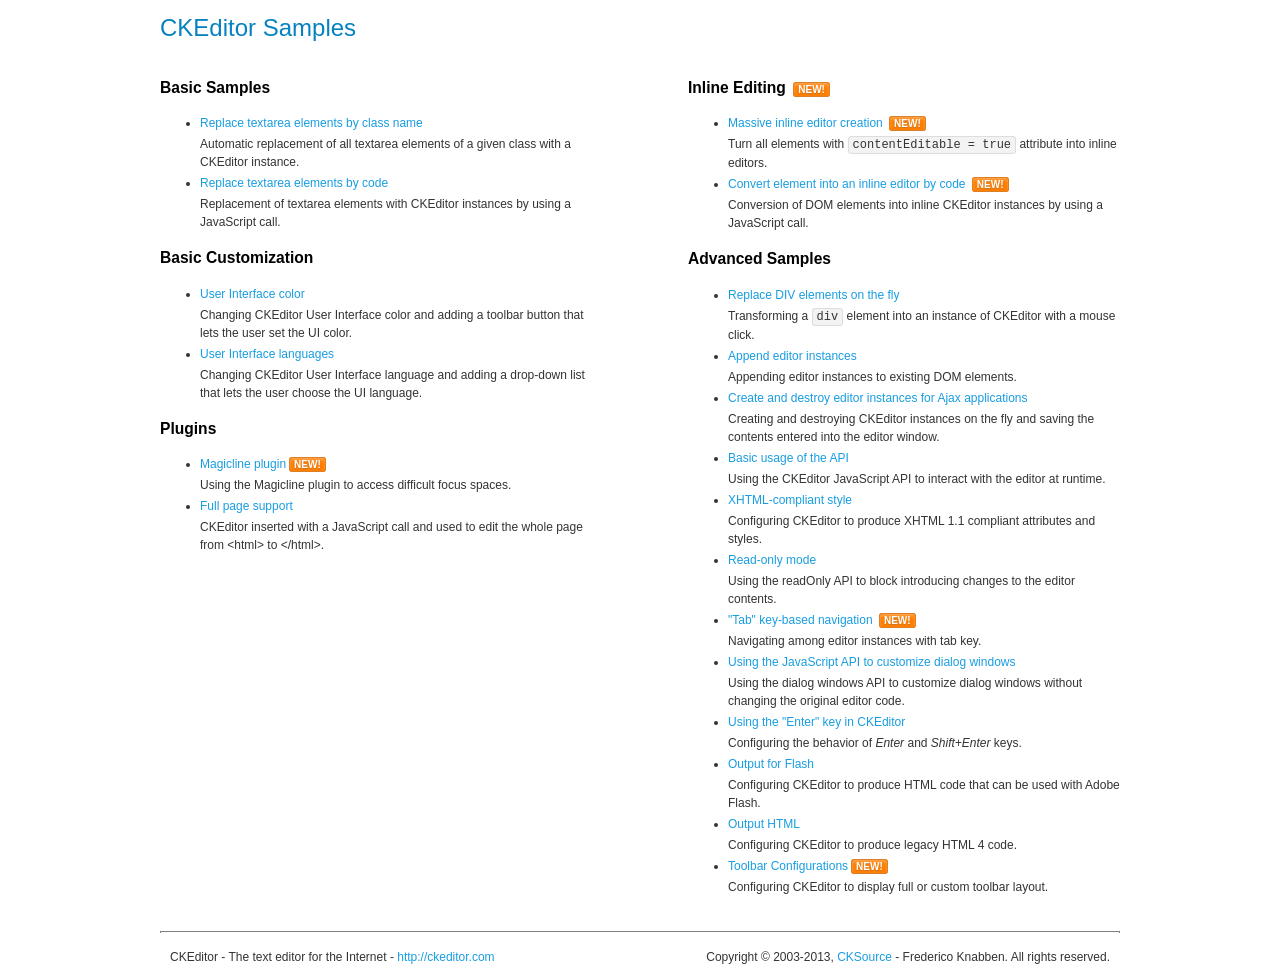
<file: plugins/ckeditor/samples/index.html>
<!DOCTYPE html>
<!--
Copyright (c) 2003-2013, CKSource - Frederico Knabben. All rights reserved.
For licensing, see LICENSE.html or http://ckeditor.com/license
-->
<html>
<head>
	<title>CKEditor Samples</title>
	<meta charset="utf-8">
	<link rel="stylesheet" href="sample.css">
</head>
<body>
	<h1 class="samples">
		CKEditor Samples
	</h1>
	<div class="twoColumns">
		<div class="twoColumnsLeft">
			<h2 class="samples">
				Basic Samples
			</h2>
			<dl class="samples">
				<dt><a class="samples" href="replacebyclass.html">Replace textarea elements by class name</a></dt>
				<dd>Automatic replacement of all textarea elements of a given class with a CKEditor instance.</dd>

				<dt><a class="samples" href="replacebycode.html">Replace textarea elements by code</a></dt>
				<dd>Replacement of textarea elements with CKEditor instances by using a JavaScript call.</dd>
			</dl>

			<h2 class="samples">
				Basic Customization
			</h2>
			<dl class="samples">
				<dt><a class="samples" href="uicolor.html">User Interface color</a></dt>
				<dd>Changing CKEditor User Interface color and adding a toolbar button that lets the user set the UI color.</dd>

				<dt><a class="samples" href="uilanguages.html">User Interface languages</a></dt>
				<dd>Changing CKEditor User Interface language and adding a drop-down list that lets the user choose the UI language.</dd>
			</dl>


			<h2 class="samples">Plugins</h2>
<dl class="samples">
<dt><a class="samples" href="plugins/magicline/magicline.html">Magicline plugin</a><span class="new">New!</span></dt>
<dd>Using the Magicline plugin to access difficult focus spaces.</dd>

<dt><a class="samples" href="plugins/wysiwygarea/fullpage.html">Full page support</a></dt>
<dd>CKEditor inserted with a JavaScript call and used to edit the whole page from &lt;html&gt; to &lt;/html&gt;.</dd>
</dl>
		</div>
		<div class="twoColumnsRight">
			<h2 class="samples">
				Inline Editing <span class="new">New!</span>
			</h2>
			<dl class="samples">
				<dt><a class="samples" href="inlineall.html">Massive inline editor creation</a> <span class="new">New!</span></dt>
				<dd>Turn all elements with <code>contentEditable = true</code> attribute into inline editors.</dd>

				<dt><a class="samples" href="inlinebycode.html">Convert element into an inline editor by code</a> <span class="new">New!</span></dt>
				<dd>Conversion of DOM elements into inline CKEditor instances by using a JavaScript call.</dd>

				
			</dl>

			<h2 class="samples">
				Advanced Samples
			</h2>
			<dl class="samples">
				<dt><a class="samples" href="divreplace.html">Replace DIV elements on the fly</a></dt>
				<dd>Transforming a <code>div</code> element into an instance of CKEditor with a mouse click.</dd>

				<dt><a class="samples" href="appendto.html">Append editor instances</a></dt>
				<dd>Appending editor instances to existing DOM elements.</dd>

				<dt><a class="samples" href="ajax.html">Create and destroy editor instances for Ajax applications</a></dt>
				<dd>Creating and destroying CKEditor instances on the fly and saving the contents entered into the editor window.</dd>

				<dt><a class="samples" href="api.html">Basic usage of the API</a></dt>
				<dd>Using the CKEditor JavaScript API to interact with the editor at runtime.</dd>

				<dt><a class="samples" href="xhtmlstyle.html">XHTML-compliant style</a></dt>
				<dd>Configuring CKEditor to produce XHTML 1.1 compliant attributes and styles.</dd>

				<dt><a class="samples" href="readonly.html">Read-only mode</a></dt>
				<dd>Using the readOnly API to block introducing changes to the editor contents.</dd>

				<dt><a class="samples" href="tabindex.html">"Tab" key-based navigation</a> <span class="new">New!</span></dt>
				<dd>Navigating among editor instances with tab key.</dd>


				
<dt><a class="samples" href="plugins/dialog/dialog.html">Using the JavaScript API to customize dialog windows</a></dt>
<dd>Using the dialog windows API to customize dialog windows without changing the original editor code.</dd>

<dt><a class="samples" href="plugins/enterkey/enterkey.html">Using the &quot;Enter&quot; key in CKEditor</a></dt>
<dd>Configuring the behavior of <em>Enter</em> and <em>Shift+Enter</em> keys.</dd>

<dt><a class="samples" href="plugins/htmlwriter/outputforflash.html">Output for Flash</a></dt>
<dd>Configuring CKEditor to produce HTML code that can be used with Adobe Flash.</dd>

<dt><a class="samples" href="plugins/htmlwriter/outputhtml.html">Output HTML</a></dt>
<dd>Configuring CKEditor to produce legacy HTML 4 code.</dd>

<dt><a class="samples" href="plugins/toolbar/toolbar.html">Toolbar Configurations</a><span class="new">New!</span></dt>
<dd>Configuring CKEditor to display full or custom toolbar layout.</dd>

			</dl>
		</div>
	</div>
	<div id="footer">
		<hr>
		<p>
			CKEditor - The text editor for the Internet - <a class="samples" href="http://ckeditor.com/">http://ckeditor.com</a>
		</p>
		<p id="copy">
			Copyright &copy; 2003-2013, <a class="samples" href="http://cksource.com/">CKSource</a> - Frederico Knabben. All rights reserved.
		</p>
	</div>
</body>
</html>
</file>
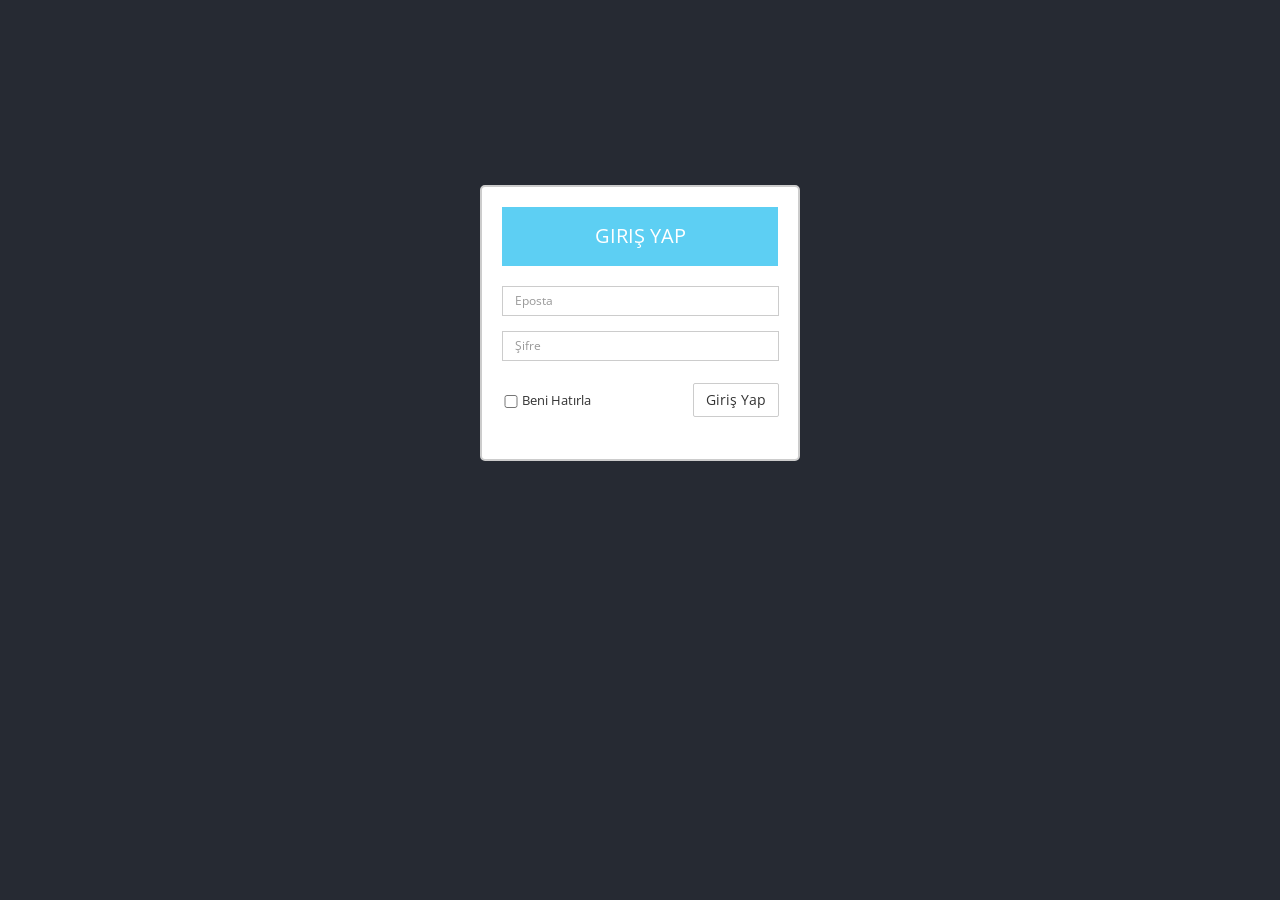
<file: login.html>
<!DOCTYPE html PUBLIC "-//W3C//DTD XHTML 1.0 Transitional//EN" "http://www.w3.org/TR/xhtml1/DTD/xhtml1-transitional.dtd">
<html xmlns="http://www.w3.org/1999/xhtml">
<head>
<meta http-equiv="Content-Type" content="text/html; charset=utf-8" />
<title>DY Portalı Yönetim Portalı - Giriş</title>
<META NAME="ROBOTS" CONTENT="NOINDEX, NOFOLLOW">
<link href="css/font-awesome.css" rel="stylesheet" type="text/css" />
<link href="css/bootstrap.min.css" rel="stylesheet" type="text/css" />
<link href="css/animate.css" rel="stylesheet" type="text/css" />
<link href="css/admin.css" rel="stylesheet" type="text/css" />
</head>
<body class="light_theme  fixed_header left_nav_fixed">
<div class="wrapper">
  <!--\\\\\\\ wrapper Start \\\\\\-->
  
  
  
  
  
  <div class="login_page">
  <div class="login_content">
  <div class="panel-heading border login_heading">Giriş Yap</div>	
 <form role="form" class="form-horizontal">
      <div class="form-group">
        
        <div class="col-sm-10">
          <input type="email" placeholder="Eposta" id="inputEmail3" class="form-control">
        </div>
      </div>
      <div class="form-group">
        
        <div class="col-sm-10">
          <input type="password" placeholder="Şifre" id="inputPassword3" class="form-control">
        </div>
      </div>
      <div class="form-group">
        <div class=" col-sm-10">
          <div class="checkbox checkbox_margin">
            <label class="lable_margin">
              <input type="checkbox"><p class="pull-left"> Beni Hatırla</p></label>
              <a href="index.html" class="btn btn-default pull-right" type="button">
                Giriş Yap
              </a></div>
        </div>
      </div>
      
    </form>
 </div>
  </div>
  
  
  
  
  
  
  
  
</div>
<!--\\\\\\\ wrapper end\\\\\\-->






<script src="js/jquery-2.1.0.js"></script>
<script src="js/bootstrap.min.js"></script>
<script src="js/common-script.js"></script>
<script src="js/jquery.slimscroll.min.js"></script>
</body>
</html>
</file>
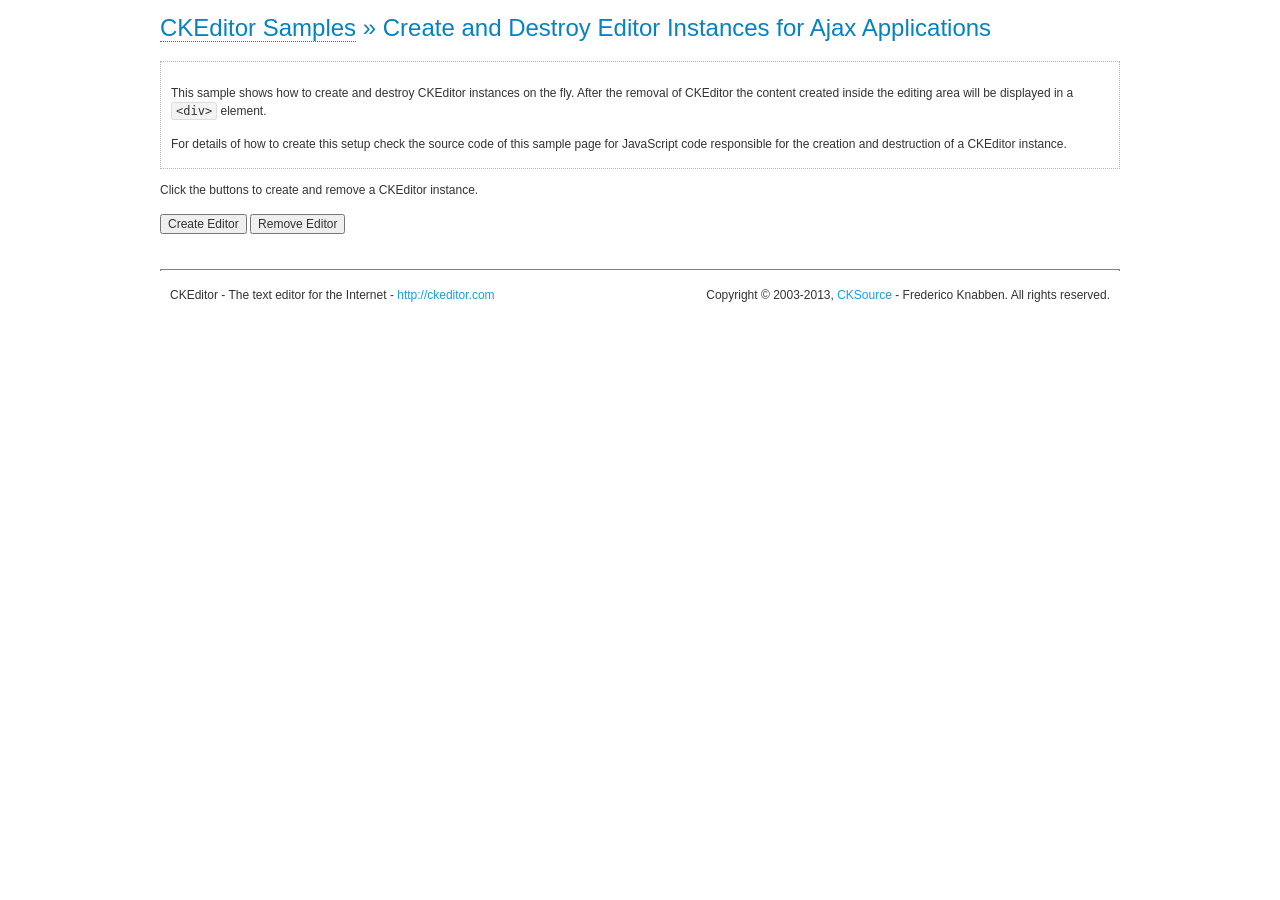
<file: plugins/ckeditor/samples/ajax.html>
<!DOCTYPE html>
<!--
Copyright (c) 2003-2013, CKSource - Frederico Knabben. All rights reserved.
For licensing, see LICENSE.html or http://ckeditor.com/license
-->
<html>
<head>
	<title>Ajax &mdash; CKEditor Sample</title>
	<meta charset="utf-8">
	<script src="../ckeditor.js"></script>
	<link rel="stylesheet" href="sample.css">
	<script>

		var editor, html = '';

		function createEditor() {
			if ( editor )
				return;

			// Create a new editor inside the <div id="editor">, setting its value to html
			var config = {};
			editor = CKEDITOR.appendTo( 'editor', config, html );
		}

		function removeEditor() {
			if ( !editor )
				return;

			// Retrieve the editor contents. In an Ajax application, this data would be
			// sent to the server or used in any other way.
			document.getElementById( 'editorcontents' ).innerHTML = html = editor.getData();
			document.getElementById( 'contents' ).style.display = '';

			// Destroy the editor.
			editor.destroy();
			editor = null;
		}

	</script>
</head>
<body>
	<h1 class="samples">
		<a href="index.html">CKEditor Samples</a> &raquo; Create and Destroy Editor Instances for Ajax Applications
	</h1>
	<div class="description">
		<p>
			This sample shows how to create and destroy CKEditor instances on the fly. After the removal of CKEditor the content created inside the editing
			area will be displayed in a <code>&lt;div&gt;</code> element.
		</p>
		<p>
			For details of how to create this setup check the source code of this sample page
			for JavaScript code responsible for the creation and destruction of a CKEditor instance.
		</p>
	</div>
	<p>Click the buttons to create and remove a CKEditor instance.</p>
	<p>
		<input onclick="createEditor();" type="button" value="Create Editor">
		<input onclick="removeEditor();" type="button" value="Remove Editor">
	</p>
	<!-- This div will hold the editor. -->
	<div id="editor">
	</div>
	<div id="contents" style="display: none">
		<p>
			Edited Contents:
		</p>
		<!-- This div will be used to display the editor contents. -->
		<div id="editorcontents">
		</div>
	</div>
	<div id="footer">
		<hr>
		<p>
			CKEditor - The text editor for the Internet - <a class="samples" href="http://ckeditor.com/">http://ckeditor.com</a>
		</p>
		<p id="copy">
			Copyright &copy; 2003-2013, <a class="samples" href="http://cksource.com/">CKSource</a> - Frederico
			Knabben. All rights reserved.
		</p>
	</div>
</body>
</html>
</file>
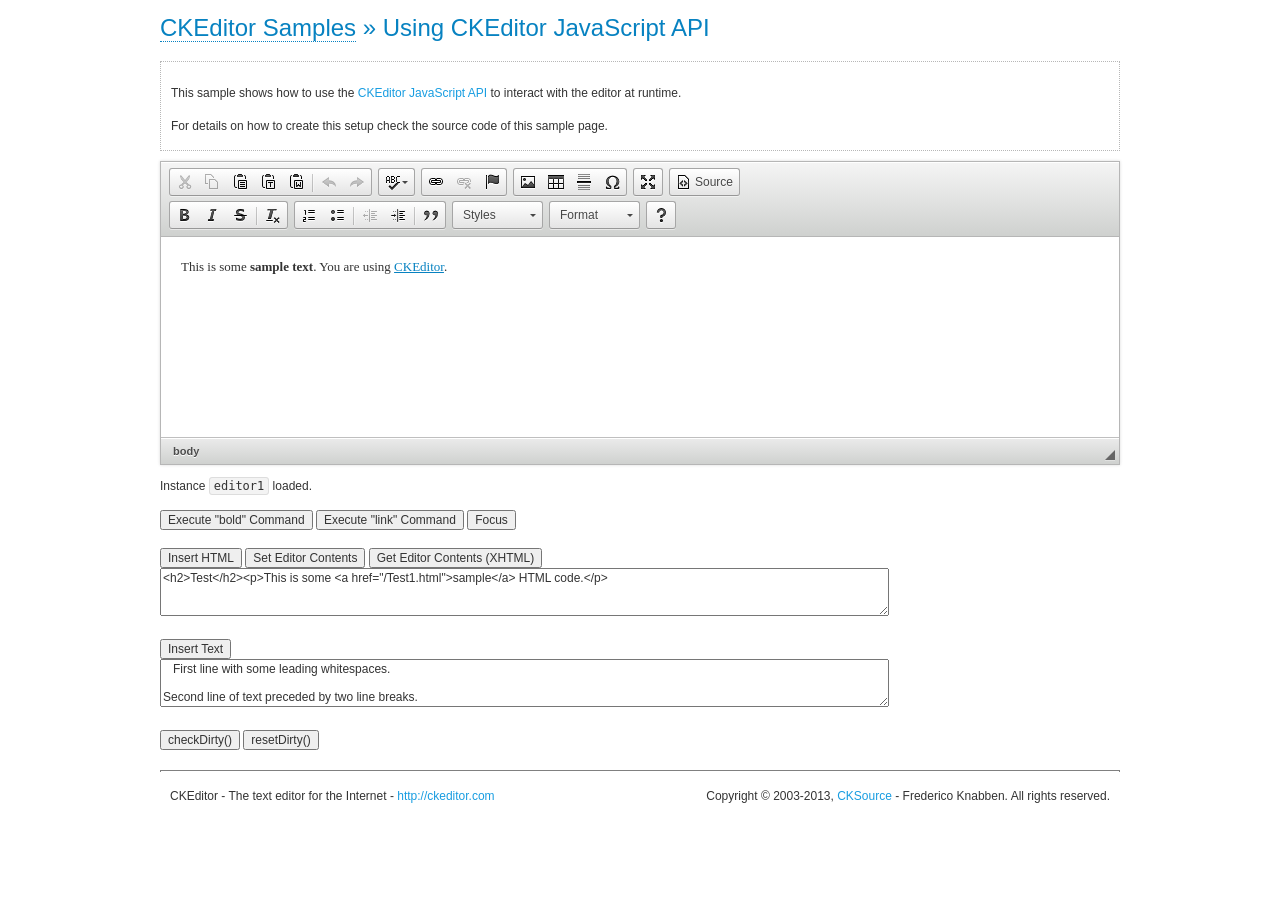
<file: plugins/ckeditor/samples/api.html>
<!DOCTYPE html>
<!--
Copyright (c) 2003-2013, CKSource - Frederico Knabben. All rights reserved.
For licensing, see LICENSE.html or http://ckeditor.com/license
-->
<html>
<head>
	<meta charset="utf-8">
	<title>API Usage &mdash; CKEditor Sample</title>
	<script src="../ckeditor.js"></script>
	<link href="sample.css" rel="stylesheet">
	<script>

// The instanceReady event is fired, when an instance of CKEditor has finished
// its initialization.
CKEDITOR.on( 'instanceReady', function( ev ) {
	// Show the editor name and description in the browser status bar.
	document.getElementById( 'eMessage' ).innerHTML = 'Instance <code>' + ev.editor.name + '<\/code> loaded.';

	// Show this sample buttons.
	document.getElementById( 'eButtons' ).style.display = 'block';
});

function InsertHTML() {
	// Get the editor instance that we want to interact with.
	var editor = CKEDITOR.instances.editor1;
	var value = document.getElementById( 'htmlArea' ).value;

	// Check the active editing mode.
	if ( editor.mode == 'wysiwyg' )
	{
		// Insert HTML code.
		// http://docs.ckeditor.com/#!/api/CKEDITOR.editor-method-insertHtml
		editor.insertHtml( value );
	}
	else
		alert( 'You must be in WYSIWYG mode!' );
}

function InsertText() {
	// Get the editor instance that we want to interact with.
	var editor = CKEDITOR.instances.editor1;
	var value = document.getElementById( 'txtArea' ).value;

	// Check the active editing mode.
	if ( editor.mode == 'wysiwyg' )
	{
		// Insert as plain text.
		// http://docs.ckeditor.com/#!/api/CKEDITOR.editor-method-insertText
		editor.insertText( value );
	}
	else
		alert( 'You must be in WYSIWYG mode!' );
}

function SetContents() {
	// Get the editor instance that we want to interact with.
	var editor = CKEDITOR.instances.editor1;
	var value = document.getElementById( 'htmlArea' ).value;

	// Set editor contents (replace current contents).
	// http://docs.ckeditor.com/#!/api/CKEDITOR.editor-method-setData
	editor.setData( value );
}

function GetContents() {
	// Get the editor instance that you want to interact with.
	var editor = CKEDITOR.instances.editor1;

	// Get editor contents
	// http://docs.ckeditor.com/#!/api/CKEDITOR.editor-method-getData
	alert( editor.getData() );
}

function ExecuteCommand( commandName ) {
	// Get the editor instance that we want to interact with.
	var editor = CKEDITOR.instances.editor1;

	// Check the active editing mode.
	if ( editor.mode == 'wysiwyg' )
	{
		// Execute the command.
		// http://docs.ckeditor.com/#!/api/CKEDITOR.editor-method-execCommand
		editor.execCommand( commandName );
	}
	else
		alert( 'You must be in WYSIWYG mode!' );
}

function CheckDirty() {
	// Get the editor instance that we want to interact with.
	var editor = CKEDITOR.instances.editor1;
	// Checks whether the current editor contents present changes when compared
	// to the contents loaded into the editor at startup
	// http://docs.ckeditor.com/#!/api/CKEDITOR.editor-method-checkDirty
	alert( editor.checkDirty() );
}

function ResetDirty() {
	// Get the editor instance that we want to interact with.
	var editor = CKEDITOR.instances.editor1;
	// Resets the "dirty state" of the editor (see CheckDirty())
	// http://docs.ckeditor.com/#!/api/CKEDITOR.editor-method-resetDirty
	editor.resetDirty();
	alert( 'The "IsDirty" status has been reset' );
}

function Focus() {
	CKEDITOR.instances.editor1.focus();
}

function onFocus() {
	document.getElementById( 'eMessage' ).innerHTML = '<b>' + this.name + ' is focused </b>';
}

function onBlur() {
	document.getElementById( 'eMessage' ).innerHTML = this.name + ' lost focus';
}

	</script>

</head>
<body>
	<h1 class="samples">
		<a href="index.html">CKEditor Samples</a> &raquo; Using CKEditor JavaScript API
	</h1>
	<div class="description">
	<p>
		This sample shows how to use the
		<a class="samples" href="http://docs.ckeditor.com/#!/api/CKEDITOR.editor">CKEditor JavaScript API</a>
		to interact with the editor at runtime.
	</p>
	<p>
		For details on how to create this setup check the source code of this sample page.
	</p>
	</div>

	<!-- This <div> holds alert messages to be display in the sample page. -->
	<div id="alerts">
		<noscript>
			<p>
				<strong>CKEditor requires JavaScript to run</strong>. In a browser with no JavaScript
				support, like yours, you should still see the contents (HTML data) and you should
				be able to edit it normally, without a rich editor interface.
			</p>
		</noscript>
	</div>
	<form action="../../../samples/sample_posteddata.php" method="post">
		<textarea cols="100" id="editor1" name="editor1" rows="10">&lt;p&gt;This is some &lt;strong&gt;sample text&lt;/strong&gt;. You are using &lt;a href="http://ckeditor.com/"&gt;CKEditor&lt;/a&gt;.&lt;/p&gt;</textarea>

		<script>
			// Replace the <textarea id="editor1"> with an CKEditor instance.
			CKEDITOR.replace( 'editor1', {
				on: {
					focus: onFocus,
					blur: onBlur,

					// Check for availability of corresponding plugins.
					pluginsLoaded: function( evt ) {
						var doc = CKEDITOR.document, ed = evt.editor;
						if ( !ed.getCommand( 'bold' ) )
							doc.getById( 'exec-bold' ).hide();
						if ( !ed.getCommand( 'link' ) )
							doc.getById( 'exec-link' ).hide();
					}
				}
			});
		</script>

		<p id="eMessage">
		</p>

		<div id="eButtons" style="display: none">
			<input id="exec-bold" onclick="ExecuteCommand('bold');" type="button" value="Execute &quot;bold&quot; Command">
			<input id="exec-link" onclick="ExecuteCommand('link');" type="button" value="Execute &quot;link&quot; Command">
			<input onclick="Focus();" type="button" value="Focus">
			<br><br>
			<input onclick="InsertHTML();" type="button" value="Insert HTML">
			<input onclick="SetContents();" type="button" value="Set Editor Contents">
			<input onclick="GetContents();" type="button" value="Get Editor Contents (XHTML)">
			<br>
			<textarea cols="100" id="htmlArea" rows="3">&lt;h2&gt;Test&lt;/h2&gt;&lt;p&gt;This is some &lt;a href="/Test1.html"&gt;sample&lt;/a&gt; HTML code.&lt;/p&gt;</textarea>
			<br>
			<br>
			<input onclick="InsertText();" type="button" value="Insert Text">
			<br>
			<textarea cols="100" id="txtArea" rows="3">   First line with some leading whitespaces.

Second line of text preceded by two line breaks.</textarea>
			<br>
			<br>
			<input onclick="CheckDirty();" type="button" value="checkDirty()">
			<input onclick="ResetDirty();" type="button" value="resetDirty()">
		</div>
	</form>
	<div id="footer">
		<hr>
		<p>
			CKEditor - The text editor for the Internet - <a class="samples" href="http://ckeditor.com/">http://ckeditor.com</a>
		</p>
		<p id="copy">
			Copyright &copy; 2003-2013, <a class="samples" href="http://cksource.com/">CKSource</a> - Frederico
			Knabben. All rights reserved.
		</p>
	</div>
</body>
</html>
</file>
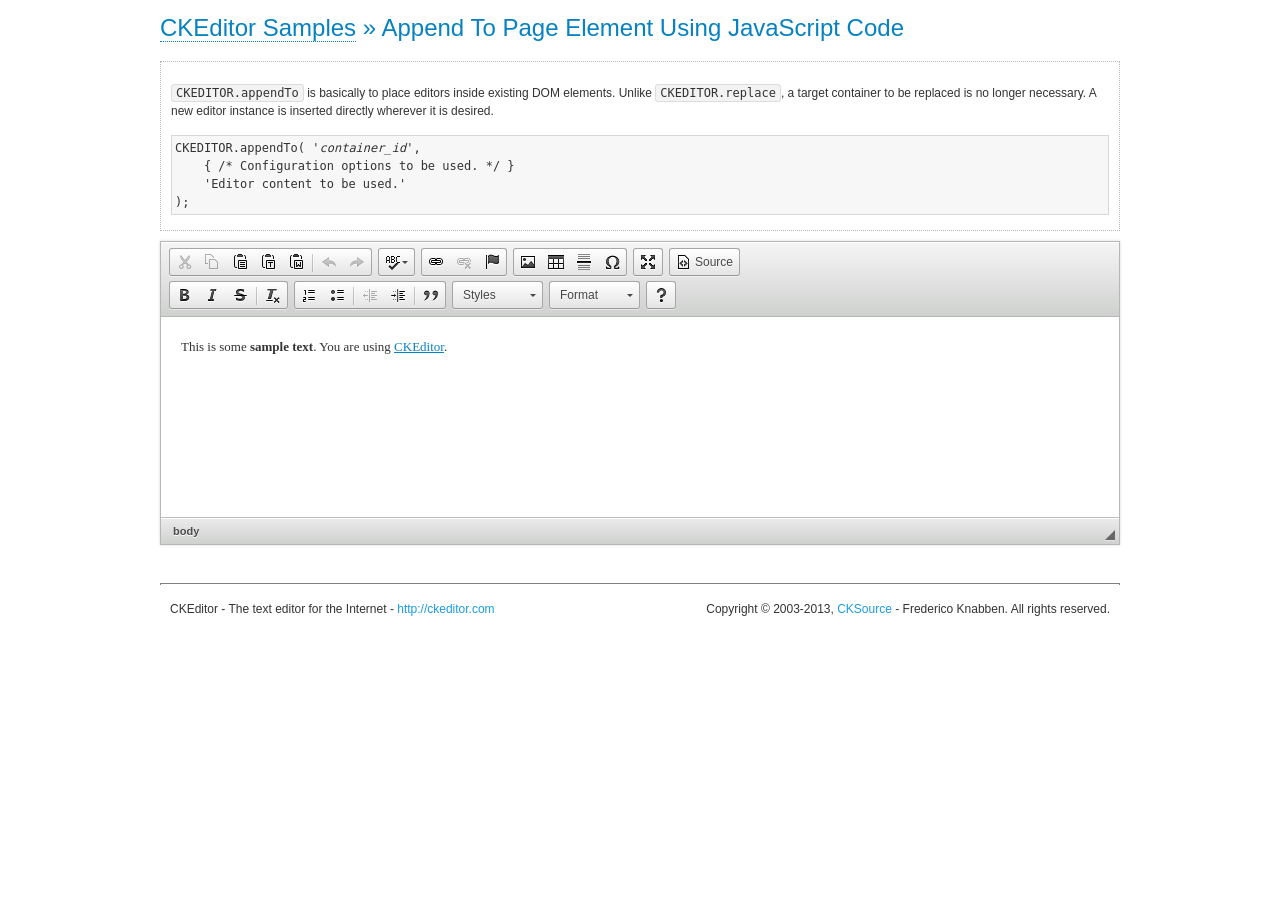
<file: plugins/ckeditor/samples/appendto.html>
<!DOCTYPE html>
<!--
Copyright (c) 2003-2013, CKSource - Frederico Knabben. All rights reserved.
For licensing, see LICENSE.html or http://ckeditor.com/license
-->
<html>
<head>
	<title>CKEDITOR.appendTo &mdash; CKEditor Sample</title>
	<meta charset="utf-8">
	<script src="../ckeditor.js"></script>
	<link rel="stylesheet" href="sample.css">
</head>
<body>
	<h1 class="samples">
		<a href="index.html">CKEditor Samples</a> &raquo; Append To Page Element Using JavaScript Code
	</h1>
	<div id="section1">
		<div class="description">
			<p>
				<code>CKEDITOR.appendTo</code> is basically to place editors
				inside existing DOM elements. Unlike <code>CKEDITOR.replace</code>,
				a target container to be replaced is no longer necessary. A new editor
				instance is inserted directly wherever it is desired.
			</p>
<pre class="samples">CKEDITOR.appendTo( '<em>container_id</em>',
	{ /* Configuration options to be used. */ }
	'Editor content to be used.'
);</pre>
		</div>
		<script>

			// This call can be placed at any point after the
			// <textarea>, or inside a <head><script> in a
			// window.onload event handler.

			// Replace the <textarea id="editor"> with an CKEditor
			// instance, using default configurations.
			CKEDITOR.appendTo( 'section1',
				null,
				'<p>This is some <strong>sample text</strong>. You are using <a href="http://ckeditor.com/">CKEditor</a>.</p>'
			);

		</script>
	</div>
	<br>
	<div id="footer">
		<hr>
		<p>
			CKEditor - The text editor for the Internet - <a class="samples" href="http://ckeditor.com/">http://ckeditor.com</a>
		</p>
		<p id="copy">
			Copyright &copy; 2003-2013, <a class="samples" href="http://cksource.com/">CKSource</a> - Frederico
			Knabben. All rights reserved.
		</p>
	</div>
</body>
</html>
</file>
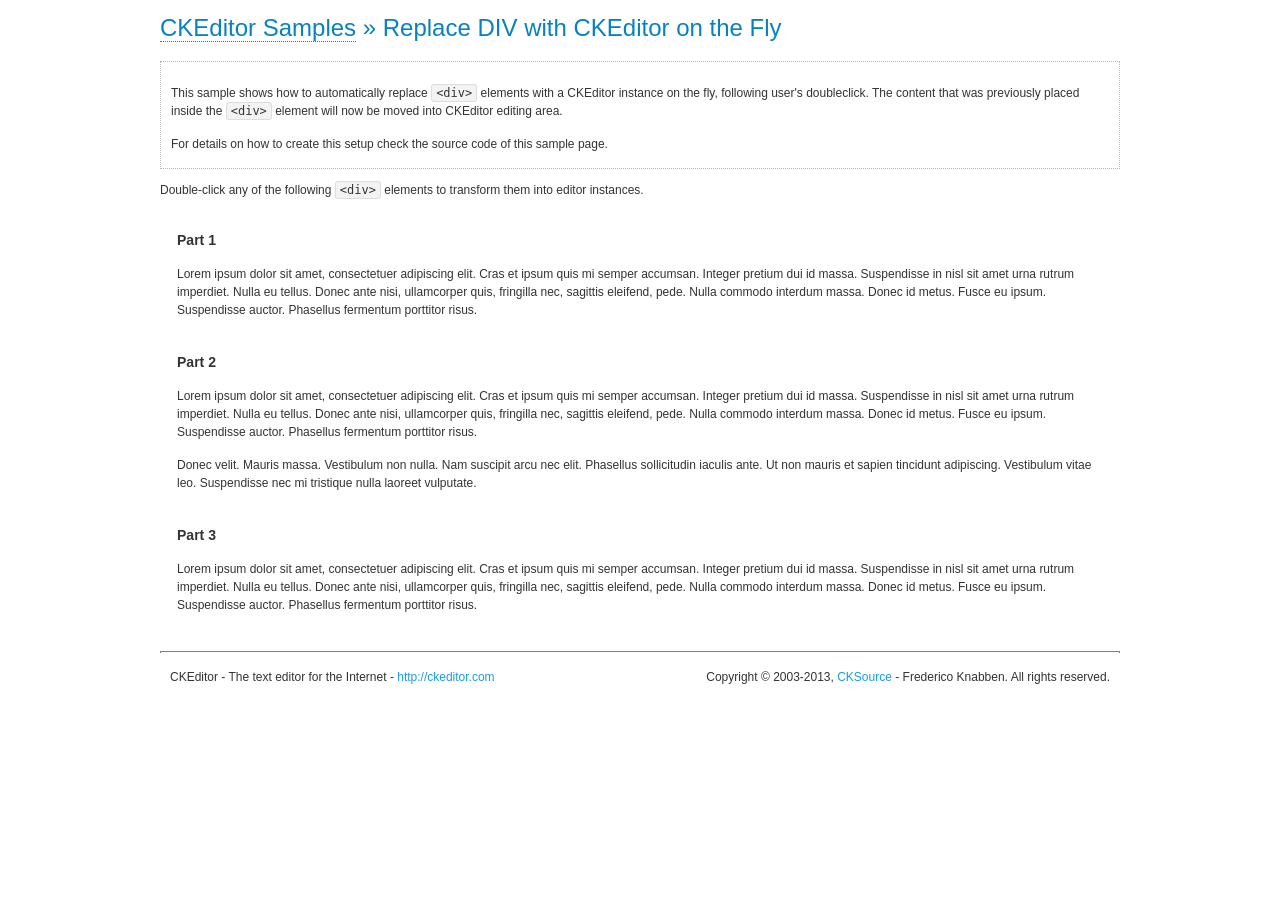
<file: plugins/ckeditor/samples/divreplace.html>
<!DOCTYPE html>
<!--
Copyright (c) 2003-2013, CKSource - Frederico Knabben. All rights reserved.
For licensing, see LICENSE.html or http://ckeditor.com/license
-->
<html>
<head>
	<title>Replace DIV &mdash; CKEditor Sample</title>
	<meta charset="utf-8">
	<script src="../ckeditor.js"></script>
	<link href="sample.css" rel="stylesheet">
	<style>

		div.editable
		{
			border: solid 2px Transparent;
			padding-left: 15px;
			padding-right: 15px;
		}

		div.editable:hover
		{
			border-color: black;
		}

	</style>
	<script>

		// Uncomment the following code to test the "Timeout Loading Method".
		// CKEDITOR.loadFullCoreTimeout = 5;

		window.onload = function() {
			// Listen to the double click event.
			if ( window.addEventListener )
				document.body.addEventListener( 'dblclick', onDoubleClick, false );
			else if ( window.attachEvent )
				document.body.attachEvent( 'ondblclick', onDoubleClick );

		};

		function onDoubleClick( ev ) {
			// Get the element which fired the event. This is not necessarily the
			// element to which the event has been attached.
			var element = ev.target || ev.srcElement;

			// Find out the div that holds this element.
			var name;

			do {
				element = element.parentNode;
			}
			while ( element && ( name = element.nodeName.toLowerCase() ) &&
				( name != 'div' || element.className.indexOf( 'editable' ) == -1 ) && name != 'body' );

			if ( name == 'div' && element.className.indexOf( 'editable' ) != -1 )
				replaceDiv( element );
		}

		var editor;

		function replaceDiv( div ) {
			if ( editor )
				editor.destroy();

			editor = CKEDITOR.replace( div );
		}

	</script>
</head>
<body>
	<h1 class="samples">
		<a href="index.html">CKEditor Samples</a> &raquo; Replace DIV with CKEditor on the Fly
	</h1>
	<div class="description">
		<p>
			This sample shows how to automatically replace <code>&lt;div&gt;</code> elements
			with a CKEditor instance on the fly, following user's doubleclick. The content
			that was previously placed inside the <code>&lt;div&gt;</code> element will now
			be moved into CKEditor editing area.
		</p>
		<p>
			For details on how to create this setup check the source code of this sample page.
		</p>
	</div>
	<p>
		Double-click any of the following <code>&lt;div&gt;</code> elements to transform them into
		editor instances.
	</p>
	<div class="editable">
		<h3>
			Part 1
		</h3>
		<p>
			Lorem ipsum dolor sit amet, consectetuer adipiscing elit. Cras et ipsum quis mi
			semper accumsan. Integer pretium dui id massa. Suspendisse in nisl sit amet urna
			rutrum imperdiet. Nulla eu tellus. Donec ante nisi, ullamcorper quis, fringilla
			nec, sagittis eleifend, pede. Nulla commodo interdum massa. Donec id metus. Fusce
			eu ipsum. Suspendisse auctor. Phasellus fermentum porttitor risus.
		</p>
	</div>
	<div class="editable">
		<h3>
			Part 2
		</h3>
		<p>
			Lorem ipsum dolor sit amet, consectetuer adipiscing elit. Cras et ipsum quis mi
			semper accumsan. Integer pretium dui id massa. Suspendisse in nisl sit amet urna
			rutrum imperdiet. Nulla eu tellus. Donec ante nisi, ullamcorper quis, fringilla
			nec, sagittis eleifend, pede. Nulla commodo interdum massa. Donec id metus. Fusce
			eu ipsum. Suspendisse auctor. Phasellus fermentum porttitor risus.
		</p>
		<p>
			Donec velit. Mauris massa. Vestibulum non nulla. Nam suscipit arcu nec elit. Phasellus
			sollicitudin iaculis ante. Ut non mauris et sapien tincidunt adipiscing. Vestibulum
			vitae leo. Suspendisse nec mi tristique nulla laoreet vulputate.
		</p>
	</div>
	<div class="editable">
		<h3>
			Part 3
		</h3>
		<p>
			Lorem ipsum dolor sit amet, consectetuer adipiscing elit. Cras et ipsum quis mi
			semper accumsan. Integer pretium dui id massa. Suspendisse in nisl sit amet urna
			rutrum imperdiet. Nulla eu tellus. Donec ante nisi, ullamcorper quis, fringilla
			nec, sagittis eleifend, pede. Nulla commodo interdum massa. Donec id metus. Fusce
			eu ipsum. Suspendisse auctor. Phasellus fermentum porttitor risus.
		</p>
	</div>
	<div id="footer">
		<hr>
		<p>
			CKEditor - The text editor for the Internet - <a class="samples" href="http://ckeditor.com/">http://ckeditor.com</a>
		</p>
		<p id="copy">
			Copyright &copy; 2003-2013, <a class="samples" href="http://cksource.com/">CKSource</a> - Frederico
			Knabben. All rights reserved.
		</p>
	</div>
</body>
</html>
</file>
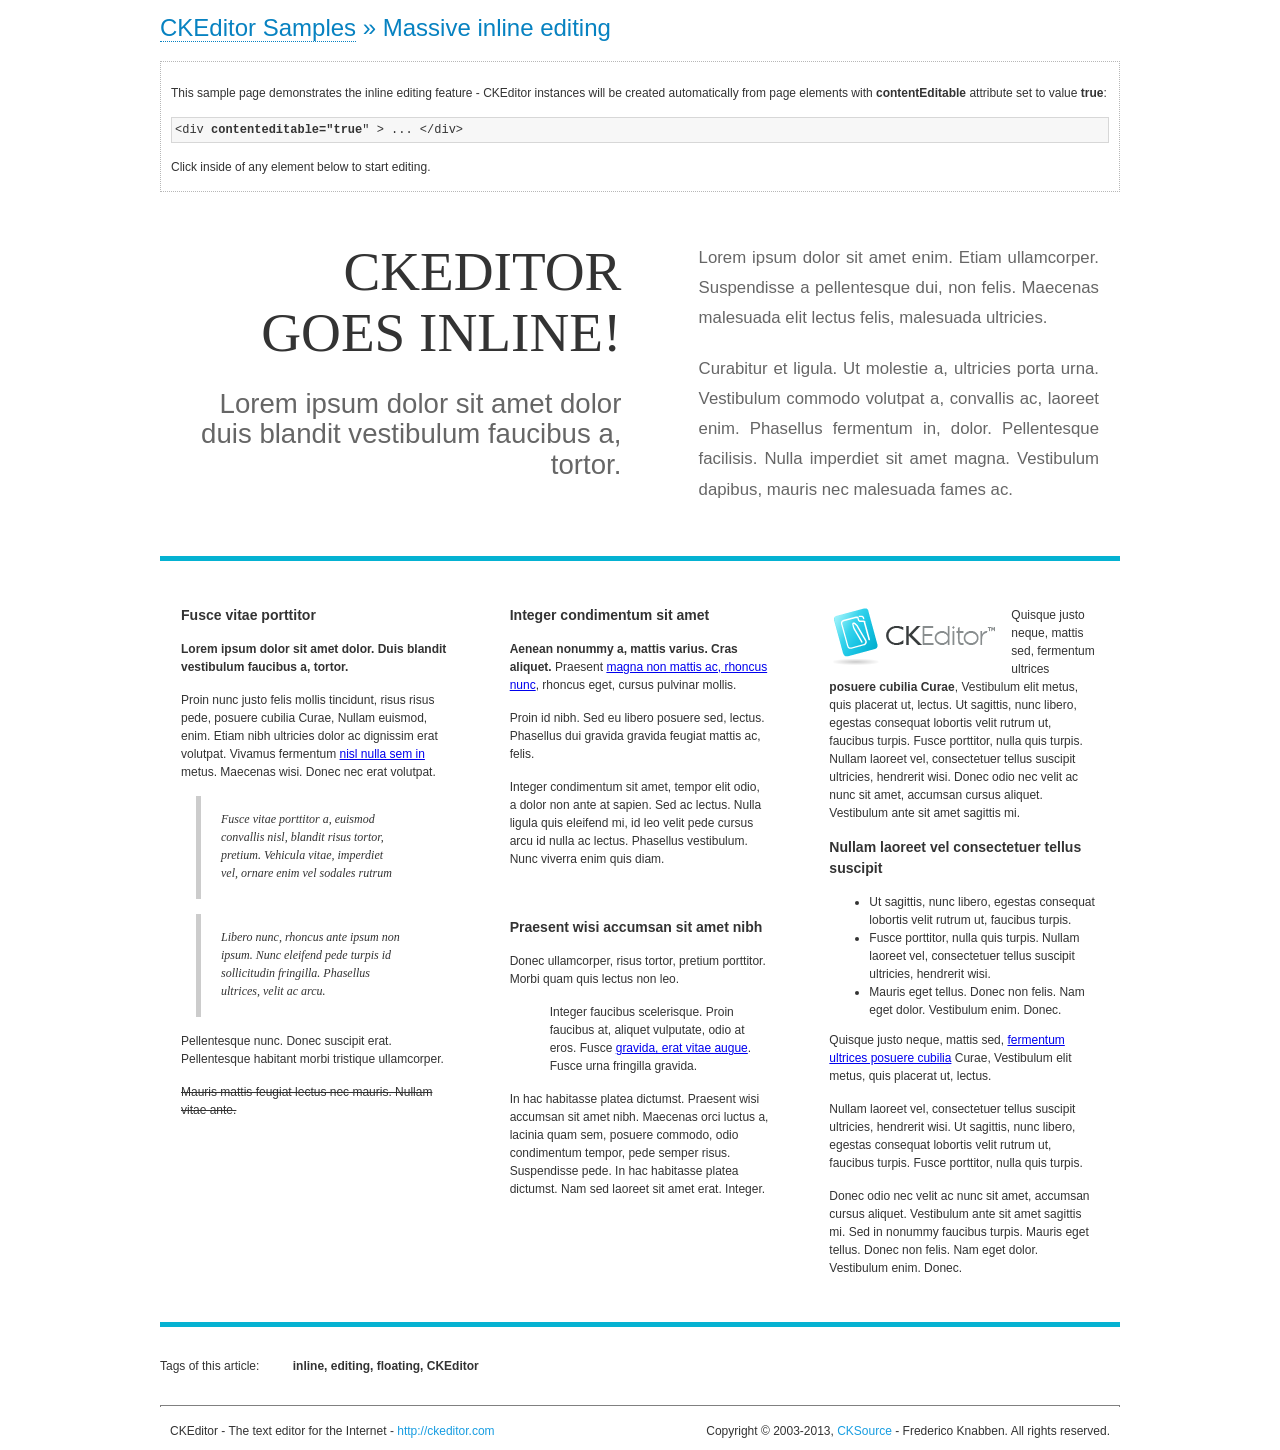
<file: plugins/ckeditor/samples/inlineall.html>
<!DOCTYPE html>
<!--
Copyright (c) 2003-2013, CKSource - Frederico Knabben. All rights reserved.
For licensing, see LICENSE.html or http://ckeditor.com/license
-->
<html>
<head>
	<title>Massive inline editing &mdash; CKEditor Sample</title>
	<meta charset="utf-8">
	<script src="../ckeditor.js"></script>
	<script>

		// This code is generally not necessary, but it is here to demonstrate
		// how to customize specific editor instances on the fly. This fits well
		// this demo because we have editable elements (like headers) that
		// require less features.

		// The "instanceCreated" event is fired for every editor instance created.
		CKEDITOR.on( 'instanceCreated', function( event ) {
			var editor = event.editor,
				element = editor.element;

			// Customize editors for headers and tag list.
			// These editors don't need features like smileys, templates, iframes etc.
			if ( element.is( 'h1', 'h2', 'h3' ) || element.getAttribute( 'id' ) == 'taglist' ) {
				// Customize the editor configurations on "configLoaded" event,
				// which is fired after the configuration file loading and
				// execution. This makes it possible to change the
				// configurations before the editor initialization takes place.
				editor.on( 'configLoaded', function() {

					// Remove unnecessary plugins to make the editor simpler.
					editor.config.removePlugins = 'colorbutton,find,flash,font,' +
						'forms,iframe,image,newpage,removeformat,' +
						'smiley,specialchar,stylescombo,templates';

					// Rearrange the layout of the toolbar.
					editor.config.toolbarGroups = [
						{ name: 'editing',		groups: [ 'basicstyles', 'links' ] },
						{ name: 'undo' },
						{ name: 'clipboard',	groups: [ 'selection', 'clipboard' ] },
						{ name: 'about' }
					];
				});
			}
		});

	</script>
	<link href="sample.css" rel="stylesheet">
	<style>

		/* The following styles are just to make the page look nice. */

		/* Workaround to show Arial Black in Firefox. */
		@font-face
		{
			font-family: 'arial-black';
			src: local('Arial Black');
		}

		*[contenteditable="true"]
		{
			padding: 10px;
		}

		#container
		{
			width: 960px;
			margin: 30px auto 0;
		}

		#header
		{
			overflow: hidden;
			padding: 0 0 30px;
			border-bottom: 5px solid #05B2D2;
			position: relative;
		}

		#headerLeft,
		#headerRight
		{
			width: 49%;
			overflow: hidden;
		}

		#headerLeft
		{
			float: left;
			padding: 10px 1px 1px;
		}

		#headerLeft h2,
		#headerLeft h3
		{
			text-align: right;
			margin: 0;
			overflow: hidden;
			font-weight: normal;
		}

		#headerLeft h2
		{
			font-family: "Arial Black",arial-black;
			font-size: 4.6em;
			line-height: 1.1em;
			text-transform: uppercase;
		}

		#headerLeft h3
		{
			font-size: 2.3em;
			line-height: 1.1em;
			margin: .2em 0 0;
			color: #666;
		}

		#headerRight
		{
			float: right;
			padding: 1px;
		}

		#headerRight p
		{
			line-height: 1.8em;
			text-align: justify;
			margin: 0;
		}

		#headerRight p + p
		{
			margin-top: 20px;
		}

		#headerRight > div
		{
			padding: 20px;
			margin: 0 0 0 30px;
			font-size: 1.4em;
			color: #666;
		}

		#columns
		{
			color: #333;
			overflow: hidden;
			padding: 20px 0;
		}

		#columns > div
		{
			float: left;
			width: 33.3%;
		}

		#columns #column1 > div
		{
			margin-left: 1px;
		}

		#columns #column3 > div
		{
			margin-right: 1px;
		}

		#columns > div > div
		{
			margin: 0px 10px;
			padding: 10px 20px;
		}

		#columns blockquote
		{
			margin-left: 15px;
		}

		#tagLine
		{
			border-top: 5px solid #05B2D2;
			padding-top: 20px;
		}

		#taglist {
			display: inline-block;
			margin-left: 20px;
			font-weight: bold;
			margin: 0 0 0 20px;
		}

	</style>
</head>
<body>
<div>
	<h1 class="samples"><a href="index.html">CKEditor Samples</a> &raquo; Massive inline editing</h1>
	<div class="description">
		<p>This sample page demonstrates the inline editing feature - CKEditor instances will be created automatically from page elements with <strong>contentEditable</strong> attribute set to value <strong>true</strong>:</p>
		<pre class="samples">&lt;div <strong>contenteditable="true</strong>" &gt; ... &lt;/div&gt;</pre>
		<p>Click inside of any element below to start editing.</p>
	</div>
</div>
<div id="container">
	<div id="header">
		<div id="headerLeft">
			<h2 id="sampleTitle" contenteditable="true">
				CKEditor<br> Goes Inline!
			</h2>
			<h3 contenteditable="true">
				Lorem ipsum dolor sit amet dolor duis blandit vestibulum faucibus a, tortor.
			</h3>
		</div>
		<div id="headerRight">
			<div contenteditable="true">
				<p>
					Lorem ipsum dolor sit amet enim. Etiam ullamcorper. Suspendisse a pellentesque dui, non felis. Maecenas malesuada elit lectus felis, malesuada ultricies.
				</p>
				<p>
					Curabitur et ligula. Ut molestie a, ultricies porta urna. Vestibulum commodo volutpat a, convallis ac, laoreet enim. Phasellus fermentum in, dolor. Pellentesque facilisis. Nulla imperdiet sit amet magna. Vestibulum dapibus, mauris nec malesuada fames ac.
				</p>
			</div>
		</div>
	</div>
	<div id="columns">
		<div id="column1">
			<div contenteditable="true">
				<h3>
					Fusce vitae porttitor
				</h3>
				<p>
					<strong>
						Lorem ipsum dolor sit amet dolor. Duis blandit vestibulum faucibus a, tortor.
					</strong>
				</p>
				<p>
					Proin nunc justo felis mollis tincidunt, risus risus pede, posuere cubilia Curae, Nullam euismod, enim. Etiam nibh ultricies dolor ac dignissim erat volutpat. Vivamus fermentum <a href="http://ckeditor.com/">nisl nulla sem in</a> metus. Maecenas wisi. Donec nec erat volutpat.
				</p>
				<blockquote>
					<p>
						Fusce vitae porttitor a, euismod convallis nisl, blandit risus tortor, pretium.
						Vehicula vitae, imperdiet vel, ornare enim vel sodales rutrum
					</p>
				</blockquote>
				<blockquote>
					<p>
						Libero nunc, rhoncus ante ipsum non ipsum. Nunc eleifend pede turpis id sollicitudin fringilla. Phasellus ultrices, velit ac arcu.
					</p>
				</blockquote>
				<p>Pellentesque nunc. Donec suscipit erat. Pellentesque habitant morbi tristique ullamcorper.</p>
				<p><strike>Mauris mattis feugiat lectus nec mauris. Nullam vitae ante.</strike></p>
			</div>
		</div>
		<div id="column2">
			<div contenteditable="true">
				<h3>
					Integer condimentum sit amet
				</h3>
				<p>
					<strong>Aenean nonummy a, mattis varius. Cras aliquet.</strong>
					Praesent <a href="http://ckeditor.com/">magna non mattis ac, rhoncus nunc</a>, rhoncus eget, cursus pulvinar mollis.</p>
				<p>Proin id nibh. Sed eu libero posuere sed, lectus. Phasellus dui gravida gravida feugiat mattis ac, felis.</p>
				<p>Integer condimentum sit amet, tempor elit odio, a dolor non ante at sapien. Sed ac lectus. Nulla ligula quis eleifend mi, id leo velit pede cursus arcu id nulla ac lectus. Phasellus vestibulum. Nunc viverra enim quis diam.</p>
			</div>
			<div contenteditable="true">
				<h3>
					Praesent wisi accumsan sit amet nibh
				</h3>
				<p>Donec ullamcorper, risus tortor, pretium porttitor. Morbi quam quis lectus non leo.</p>
				<p style="margin-left: 40px; ">Integer faucibus scelerisque. Proin faucibus at, aliquet vulputate, odio at eros. Fusce <a href="http://ckeditor.com/">gravida, erat vitae augue</a>. Fusce urna fringilla gravida.</p>
				<p>In hac habitasse platea dictumst. Praesent wisi accumsan sit amet nibh. Maecenas orci luctus a, lacinia quam sem, posuere commodo, odio condimentum tempor, pede semper risus. Suspendisse pede. In hac habitasse platea dictumst. Nam sed laoreet sit amet erat. Integer.</p>
			</div>
		</div>
		<div id="column3">
			<div contenteditable="true">
				<p>
					<img src="assets/inlineall/logo.png" alt="CKEditor logo" style="float:left">
				</p>
				<p>Quisque justo neque, mattis sed, fermentum ultrices <strong>posuere cubilia Curae</strong>, Vestibulum elit metus, quis placerat ut, lectus. Ut sagittis, nunc libero, egestas consequat lobortis velit rutrum ut, faucibus turpis. Fusce porttitor, nulla quis turpis. Nullam laoreet vel, consectetuer tellus suscipit ultricies, hendrerit wisi. Donec odio nec velit ac nunc sit amet, accumsan cursus aliquet. Vestibulum ante sit amet sagittis mi.</p>
				<h3>
					Nullam laoreet vel consectetuer tellus suscipit
				</h3>
				<ul>
					<li>Ut sagittis, nunc libero, egestas consequat lobortis velit rutrum ut, faucibus turpis.</li>
					<li>Fusce porttitor, nulla quis turpis. Nullam laoreet vel, consectetuer tellus suscipit ultricies, hendrerit wisi.</li>
					<li>Mauris eget tellus. Donec non felis. Nam eget dolor. Vestibulum enim. Donec.</li>
				</ul>
				<p>Quisque justo neque, mattis sed, <a href="http://ckeditor.com/">fermentum ultrices posuere cubilia</a> Curae, Vestibulum elit metus, quis placerat ut, lectus.</p>
				<p>Nullam laoreet vel, consectetuer tellus suscipit ultricies, hendrerit wisi. Ut sagittis, nunc libero, egestas consequat lobortis velit rutrum ut, faucibus turpis. Fusce porttitor, nulla quis turpis.</p>
				<p>Donec odio nec velit ac nunc sit amet, accumsan cursus aliquet. Vestibulum ante sit amet sagittis mi. Sed in nonummy faucibus turpis. Mauris eget tellus. Donec non felis. Nam eget dolor. Vestibulum enim. Donec.</p>
			</div>
		</div>
	</div>
	<div id="tagLine">
		Tags of this article:
		<p id="taglist" contenteditable="true">
			inline, editing, floating, CKEditor
		</p>
	</div>
</div>
<div id="footer">
	<hr>
	<p>
		CKEditor - The text editor for the Internet - <a class="samples" href="http://ckeditor.com/">
			http://ckeditor.com</a>
	</p>
	<p id="copy">
		Copyright &copy; 2003-2013, <a class="samples" href="http://cksource.com/">CKSource</a>
		- Frederico Knabben. All rights reserved.
	</p>
</div>
</body>
</html>
</file>
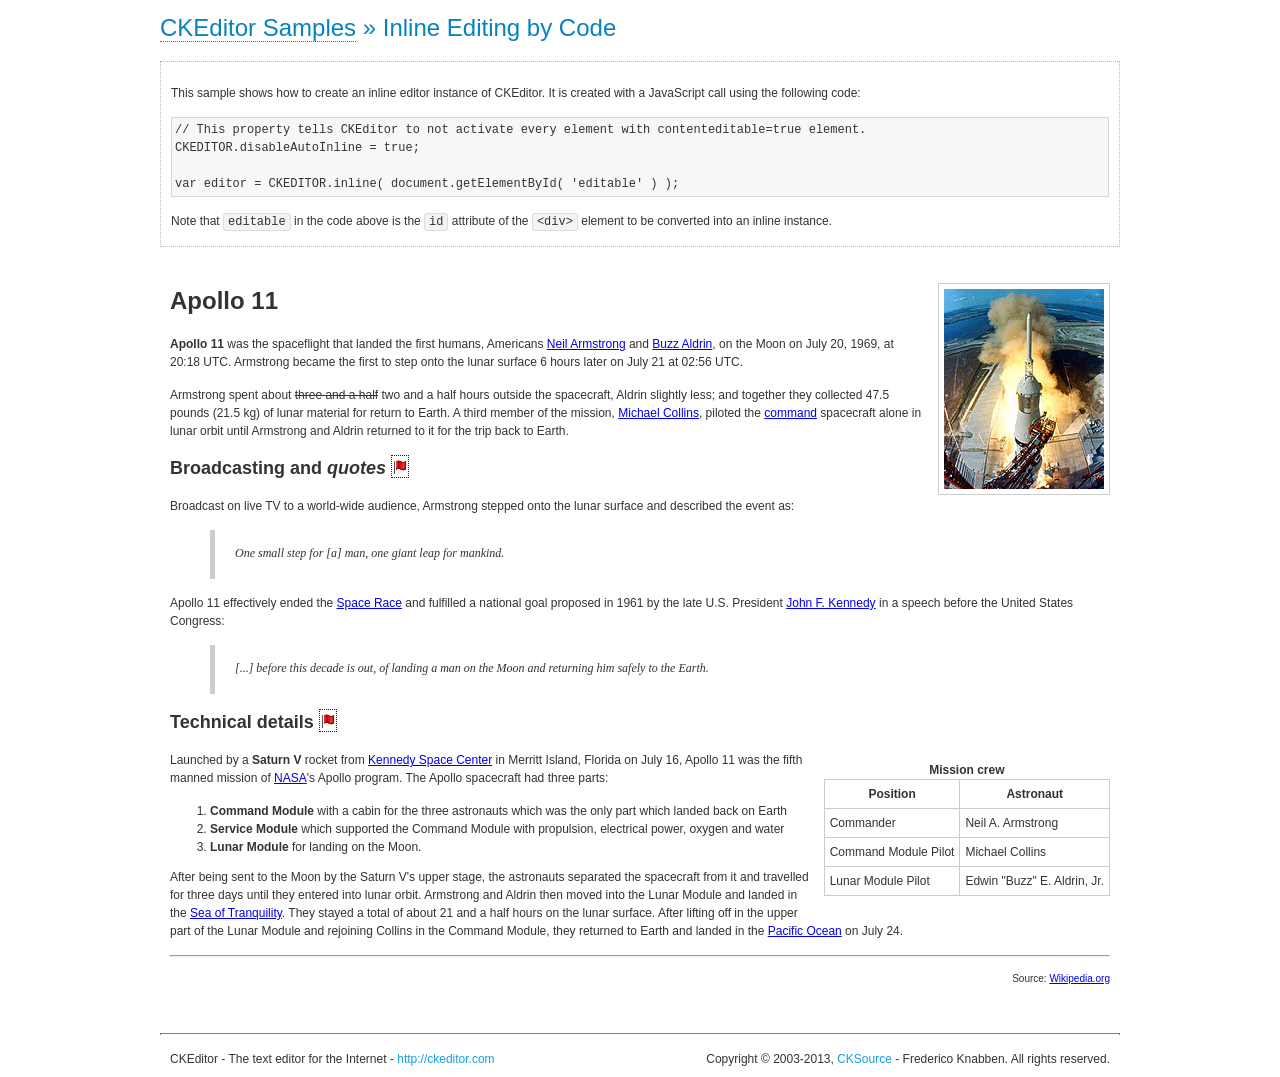
<file: plugins/ckeditor/samples/inlinebycode.html>
<!DOCTYPE html>
<!--
Copyright (c) 2003-2013, CKSource - Frederico Knabben. All rights reserved.
For licensing, see LICENSE.html or http://ckeditor.com/license
-->
<html>
<head>
	<title>Inline Editing by Code &mdash; CKEditor Sample</title>
	<meta charset="utf-8">
	<script src="../ckeditor.js"></script>
	<link href="sample.css" rel="stylesheet">
	<style>

		#editable
		{
			padding: 10px;
			float: left;
		}

	</style>
</head>
<body>
	<h1 class="samples">
		<a href="index.html">CKEditor Samples</a> &raquo; Inline Editing by Code
	</h1>
	<div class="description">
		<p>
			This sample shows how to create an inline editor instance of CKEditor. It is created
			with a JavaScript call using the following code:
		</p>
<pre class="samples">
// This property tells CKEditor to not activate every element with contenteditable=true element.
CKEDITOR.disableAutoInline = true;

var editor = CKEDITOR.inline( document.getElementById( 'editable' ) );
</pre>
		<p>
			Note that <code>editable</code> in the code above is the <code>id</code>
			attribute of the <code>&lt;div&gt;</code> element to be converted into an inline instance.
		</p>
	</div>
	<div id="editable" contenteditable="true">
		<h1><img alt="Saturn V carrying Apollo 11" class="right" src="assets/sample.jpg" /> Apollo 11</h1>

		<p><b>Apollo 11</b> was the spaceflight that landed the first humans, Americans <a href="http://en.wikipedia.org/wiki/Neil_Armstrong" title="Neil Armstrong">Neil Armstrong</a> and <a href="http://en.wikipedia.org/wiki/Buzz_Aldrin" title="Buzz Aldrin">Buzz Aldrin</a>, on the Moon on July 20, 1969, at 20:18 UTC. Armstrong became the first to step onto the lunar surface 6 hours later on July 21 at 02:56 UTC.</p>

		<p>Armstrong spent about <strike>three and a half</strike> two and a half hours outside the spacecraft, Aldrin slightly less; and together they collected 47.5 pounds (21.5&nbsp;kg) of lunar material for return to Earth. A third member of the mission, <a href="http://en.wikipedia.org/wiki/Michael_Collins_(astronaut)" title="Michael Collins (astronaut)">Michael Collins</a>, piloted the <a href="http://en.wikipedia.org/wiki/Apollo_Command/Service_Module" title="Apollo Command/Service Module">command</a> spacecraft alone in lunar orbit until Armstrong and Aldrin returned to it for the trip back to Earth.</p>

		<h2>Broadcasting and <em>quotes</em> <a id="quotes" name="quotes"></a></h2>

		<p>Broadcast on live TV to a world-wide audience, Armstrong stepped onto the lunar surface and described the event as:</p>

		<blockquote>
			<p>One small step for [a] man, one giant leap for mankind.</p>
		</blockquote>

		<p>Apollo 11 effectively ended the <a href="http://en.wikipedia.org/wiki/Space_Race" title="Space Race">Space Race</a> and fulfilled a national goal proposed in 1961 by the late U.S. President <a href="http://en.wikipedia.org/wiki/John_F._Kennedy" title="John F. Kennedy">John F. Kennedy</a> in a speech before the United States Congress:</p>

		<blockquote>
			<p>[...] before this decade is out, of landing a man on the Moon and returning him safely to the Earth.</p>
		</blockquote>

		<h2>Technical details <a id="tech-details" name="tech-details"></a></h2>

		<table align="right" border="1" bordercolor="#ccc" cellpadding="5" cellspacing="0" style="border-collapse:collapse;margin:10px 0 10px 15px;">
			<caption><strong>Mission crew</strong></caption>
			<thead>
			<tr>
				<th scope="col">Position</th>
				<th scope="col">Astronaut</th>
			</tr>
			</thead>
			<tbody>
			<tr>
				<td>Commander</td>
				<td>Neil A. Armstrong</td>
			</tr>
			<tr>
				<td>Command Module Pilot</td>
				<td>Michael Collins</td>
			</tr>
			<tr>
				<td>Lunar Module Pilot</td>
				<td>Edwin &quot;Buzz&quot; E. Aldrin, Jr.</td>
			</tr>
			</tbody>
		</table>

		<p>Launched by a <strong>Saturn V</strong> rocket from <a href="http://en.wikipedia.org/wiki/Kennedy_Space_Center" title="Kennedy Space Center">Kennedy Space Center</a> in Merritt Island, Florida on July 16, Apollo 11 was the fifth manned mission of <a href="http://en.wikipedia.org/wiki/NASA" title="NASA">NASA</a>&#39;s Apollo program. The Apollo spacecraft had three parts:</p>

		<ol>
			<li><strong>Command Module</strong> with a cabin for the three astronauts which was the only part which landed back on Earth</li>
			<li><strong>Service Module</strong> which supported the Command Module with propulsion, electrical power, oxygen and water</li>
			<li><strong>Lunar Module</strong> for landing on the Moon.</li>
		</ol>

		<p>After being sent to the Moon by the Saturn V&#39;s upper stage, the astronauts separated the spacecraft from it and travelled for three days until they entered into lunar orbit. Armstrong and Aldrin then moved into the Lunar Module and landed in the <a href="http://en.wikipedia.org/wiki/Mare_Tranquillitatis" title="Mare Tranquillitatis">Sea of Tranquility</a>. They stayed a total of about 21 and a half hours on the lunar surface. After lifting off in the upper part of the Lunar Module and rejoining Collins in the Command Module, they returned to Earth and landed in the <a href="http://en.wikipedia.org/wiki/Pacific_Ocean" title="Pacific Ocean">Pacific Ocean</a> on July 24.</p>

		<hr />
		<p style="text-align: right;"><small>Source: <a href="http://en.wikipedia.org/wiki/Apollo_11">Wikipedia.org</a></small></p>
	</div>
	<script>

		// We need to turn off the automatic editor creation first.
		CKEDITOR.disableAutoInline = true;

		var editor = CKEDITOR.inline( 'editable' );

	</script>
	<div id="footer">
		<hr>
		<p contenteditable="true">
			CKEditor - The text editor for the Internet - <a class="samples" href="http://ckeditor.com/">
				http://ckeditor.com</a>
		</p>
		<p id="copy">
			Copyright &copy; 2003-2013, <a class="samples" href="http://cksource.com/">CKSource</a>
			- Frederico Knabben. All rights reserved.
		</p>
	</div>
</body>
</html>
</file>
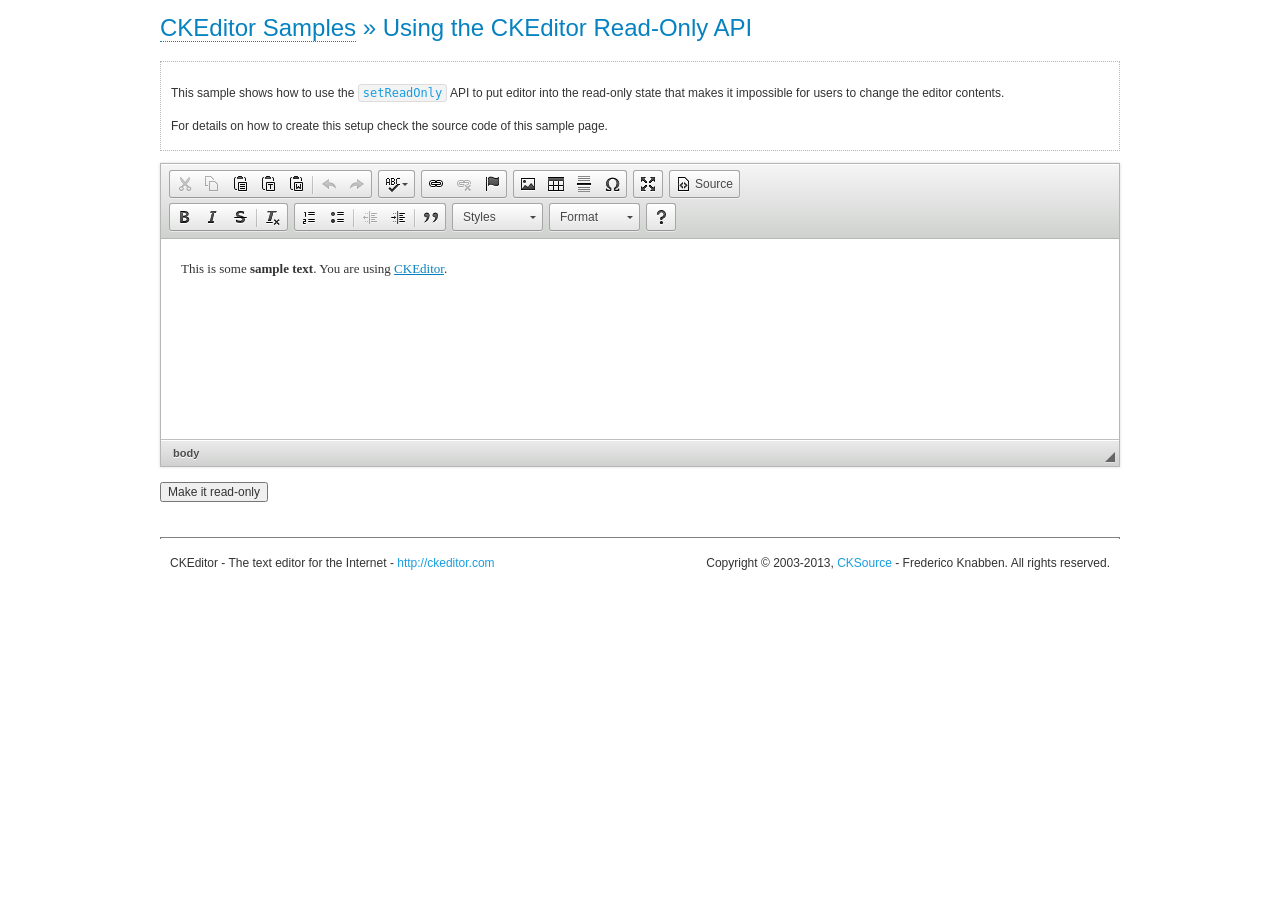
<file: plugins/ckeditor/samples/readonly.html>
<!DOCTYPE html>
<!--
Copyright (c) 2003-2013, CKSource - Frederico Knabben. All rights reserved.
For licensing, see LICENSE.html or http://ckeditor.com/license
-->
<html>
<head>
	<title>Using the CKEditor Read-Only API &mdash; CKEditor Sample</title>
	<meta charset="utf-8">
	<script src="../ckeditor.js"></script>
	<link rel="stylesheet" href="sample.css">
	<script>

		var editor;

		// The instanceReady event is fired, when an instance of CKEditor has finished
		// its initialization.
		CKEDITOR.on( 'instanceReady', function( ev ) {
			editor = ev.editor;

			// Show this "on" button.
			document.getElementById( 'readOnlyOn' ).style.display = '';

			// Event fired when the readOnly property changes.
			editor.on( 'readOnly', function() {
				document.getElementById( 'readOnlyOn' ).style.display = this.readOnly ? 'none' : '';
				document.getElementById( 'readOnlyOff' ).style.display = this.readOnly ? '' : 'none';
			});
		});

		function toggleReadOnly( isReadOnly ) {
			// Change the read-only state of the editor.
			// http://docs.ckeditor.com/#!/api/CKEDITOR.editor-method-setReadOnly
			editor.setReadOnly( isReadOnly );
		}

	</script>
</head>
<body>
	<h1 class="samples">
		<a href="index.html">CKEditor Samples</a> &raquo; Using the CKEditor Read-Only API
	</h1>
	<div class="description">
		<p>
			This sample shows how to use the
			<code><a class="samples" href="http://docs.ckeditor.com/#!/api/CKEDITOR.editor-method-setReadOnly">setReadOnly</a></code>
			API to put editor into the read-only state that makes it impossible for users to change the editor contents.
		</p>
		<p>
			For details on how to create this setup check the source code of this sample page.
		</p>
	</div>
	<form action="sample_posteddata.php" method="post">
		<p>
			<textarea class="ckeditor" id="editor1" name="editor1" cols="100" rows="10">&lt;p&gt;This is some &lt;strong&gt;sample text&lt;/strong&gt;. You are using &lt;a href="http://ckeditor.com/"&gt;CKEditor&lt;/a&gt;.&lt;/p&gt;</textarea>
		</p>
		<p>
			<input id="readOnlyOn" onclick="toggleReadOnly();" type="button" value="Make it read-only" style="display:none">
			<input id="readOnlyOff" onclick="toggleReadOnly( false );" type="button" value="Make it editable again" style="display:none">
		</p>
	</form>
	<div id="footer">
		<hr>
		<p>
			CKEditor - The text editor for the Internet - <a class="samples" href="http://ckeditor.com/">http://ckeditor.com</a>
		</p>
		<p id="copy">
			Copyright &copy; 2003-2013, <a class="samples" href="http://cksource.com/">CKSource</a> - Frederico
			Knabben. All rights reserved.
		</p>
	</div>
</body>
</html>
</file>
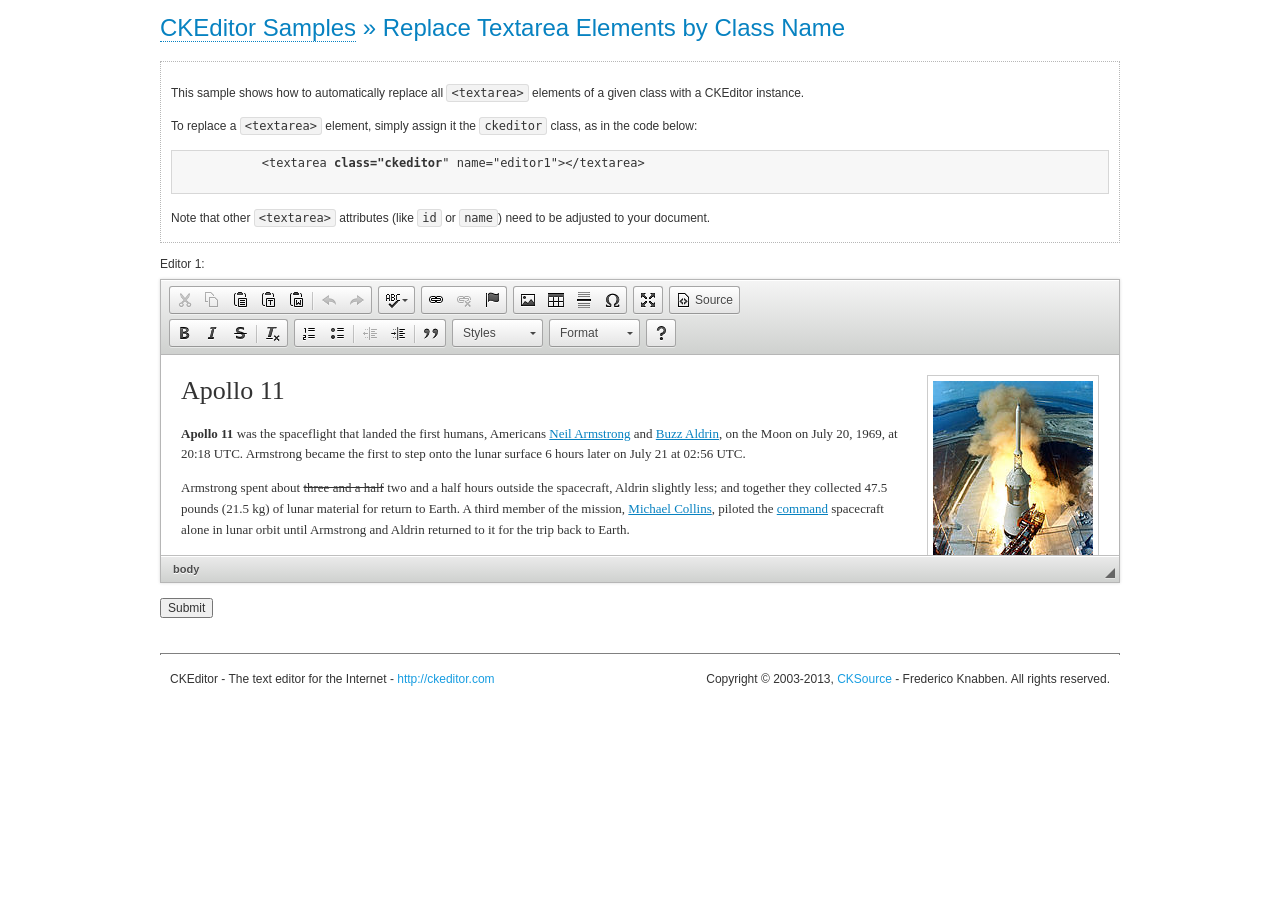
<file: plugins/ckeditor/samples/replacebyclass.html>
<!DOCTYPE html>
<!--
Copyright (c) 2003-2013, CKSource - Frederico Knabben. All rights reserved.
For licensing, see LICENSE.html or http://ckeditor.com/license
-->
<html>
<head>
	<title>Replace Textareas by Class Name &mdash; CKEditor Sample</title>
	<meta charset="utf-8">
	<script src="../ckeditor.js"></script>
	<link rel="stylesheet" href="sample.css">
</head>
<body>
	<h1 class="samples">
		<a href="index.html">CKEditor Samples</a> &raquo; Replace Textarea Elements by Class Name
	</h1>
	<div class="description">
		<p>
			This sample shows how to automatically replace all <code>&lt;textarea&gt;</code> elements
			of a given class with a CKEditor instance.
		</p>
		<p>
			To replace a <code>&lt;textarea&gt;</code> element, simply assign it the <code>ckeditor</code>
			class, as in the code below:
		</p>
			<pre class="samples">
			&lt;textarea <strong>class="ckeditor</strong>" name="editor1"&gt;&lt;/textarea&gt;
			</pre>
		<p>
			Note that other <code>&lt;textarea&gt;</code> attributes (like <code>id</code> or <code>name</code>) need to be adjusted to your document.
		</p>
	</div>
	<form action="sample_posteddata.php" method="post">
		<p>
			<label for="editor1">
				Editor 1:
			</label>
			<textarea class="ckeditor" cols="80" id="editor1" name="editor1" rows="10">
				&lt;h1&gt;&lt;img alt=&quot;Saturn V carrying Apollo 11&quot; class=&quot;right&quot; src=&quot;assets/sample.jpg&quot;/&gt; Apollo 11&lt;/h1&gt; &lt;p&gt;&lt;b&gt;Apollo 11&lt;/b&gt; was the spaceflight that landed the first humans, Americans &lt;a href=&quot;http://en.wikipedia.org/wiki/Neil_Armstrong&quot; title=&quot;Neil Armstrong&quot;&gt;Neil Armstrong&lt;/a&gt; and &lt;a href=&quot;http://en.wikipedia.org/wiki/Buzz_Aldrin&quot; title=&quot;Buzz Aldrin&quot;&gt;Buzz Aldrin&lt;/a&gt;, on the Moon on July 20, 1969, at 20:18 UTC. Armstrong became the first to step onto the lunar surface 6 hours later on July 21 at 02:56 UTC.&lt;/p&gt; &lt;p&gt;Armstrong spent about &lt;strike&gt;three and a half&lt;/strike&gt; two and a half hours outside the spacecraft, Aldrin slightly less; and together they collected 47.5 pounds (21.5&amp;nbsp;kg) of lunar material for return to Earth. A third member of the mission, &lt;a href=&quot;http://en.wikipedia.org/wiki/Michael_Collins_(astronaut)&quot; title=&quot;Michael Collins (astronaut)&quot;&gt;Michael Collins&lt;/a&gt;, piloted the &lt;a href=&quot;http://en.wikipedia.org/wiki/Apollo_Command/Service_Module&quot; title=&quot;Apollo Command/Service Module&quot;&gt;command&lt;/a&gt; spacecraft alone in lunar orbit until Armstrong and Aldrin returned to it for the trip back to Earth.&lt;/p&gt; &lt;h2&gt;Broadcasting and &lt;em&gt;quotes&lt;/em&gt; &lt;a id=&quot;quotes&quot; name=&quot;quotes&quot;&gt;&lt;/a&gt;&lt;/h2&gt; &lt;p&gt;Broadcast on live TV to a world-wide audience, Armstrong stepped onto the lunar surface and described the event as:&lt;/p&gt; &lt;blockquote&gt;&lt;p&gt;One small step for [a] man, one giant leap for mankind.&lt;/p&gt;&lt;/blockquote&gt; &lt;p&gt;Apollo 11 effectively ended the &lt;a href=&quot;http://en.wikipedia.org/wiki/Space_Race&quot; title=&quot;Space Race&quot;&gt;Space Race&lt;/a&gt; and fulfilled a national goal proposed in 1961 by the late U.S. President &lt;a href=&quot;http://en.wikipedia.org/wiki/John_F._Kennedy&quot; title=&quot;John F. Kennedy&quot;&gt;John F. Kennedy&lt;/a&gt; in a speech before the United States Congress:&lt;/p&gt; &lt;blockquote&gt;&lt;p&gt;[...] before this decade is out, of landing a man on the Moon and returning him safely to the Earth.&lt;/p&gt;&lt;/blockquote&gt; &lt;h2&gt;Technical details &lt;a id=&quot;tech-details&quot; name=&quot;tech-details&quot;&gt;&lt;/a&gt;&lt;/h2&gt; &lt;table align=&quot;right&quot; border=&quot;1&quot; bordercolor=&quot;#ccc&quot; cellpadding=&quot;5&quot; cellspacing=&quot;0&quot; style=&quot;border-collapse:collapse;margin:10px 0 10px 15px;&quot;&gt; &lt;caption&gt;&lt;strong&gt;Mission crew&lt;/strong&gt;&lt;/caption&gt; &lt;thead&gt; &lt;tr&gt; &lt;th scope=&quot;col&quot;&gt;Position&lt;/th&gt; &lt;th scope=&quot;col&quot;&gt;Astronaut&lt;/th&gt; &lt;/tr&gt; &lt;/thead&gt; &lt;tbody&gt; &lt;tr&gt; &lt;td&gt;Commander&lt;/td&gt; &lt;td&gt;Neil A. Armstrong&lt;/td&gt; &lt;/tr&gt; &lt;tr&gt; &lt;td&gt;Command Module Pilot&lt;/td&gt; &lt;td&gt;Michael Collins&lt;/td&gt; &lt;/tr&gt; &lt;tr&gt; &lt;td&gt;Lunar Module Pilot&lt;/td&gt; &lt;td&gt;Edwin &amp;quot;Buzz&amp;quot; E. Aldrin, Jr.&lt;/td&gt; &lt;/tr&gt; &lt;/tbody&gt; &lt;/table&gt; &lt;p&gt;Launched by a &lt;strong&gt;Saturn V&lt;/strong&gt; rocket from &lt;a href=&quot;http://en.wikipedia.org/wiki/Kennedy_Space_Center&quot; title=&quot;Kennedy Space Center&quot;&gt;Kennedy Space Center&lt;/a&gt; in Merritt Island, Florida on July 16, Apollo 11 was the fifth manned mission of &lt;a href=&quot;http://en.wikipedia.org/wiki/NASA&quot; title=&quot;NASA&quot;&gt;NASA&lt;/a&gt;&amp;#39;s Apollo program. The Apollo spacecraft had three parts:&lt;/p&gt; &lt;ol&gt; &lt;li&gt;&lt;strong&gt;Command Module&lt;/strong&gt; with a cabin for the three astronauts which was the only part which landed back on Earth&lt;/li&gt; &lt;li&gt;&lt;strong&gt;Service Module&lt;/strong&gt; which supported the Command Module with propulsion, electrical power, oxygen and water&lt;/li&gt; &lt;li&gt;&lt;strong&gt;Lunar Module&lt;/strong&gt; for landing on the Moon.&lt;/li&gt; &lt;/ol&gt; &lt;p&gt;After being sent to the Moon by the Saturn V&amp;#39;s upper stage, the astronauts separated the spacecraft from it and travelled for three days until they entered into lunar orbit. Armstrong and Aldrin then moved into the Lunar Module and landed in the &lt;a href=&quot;http://en.wikipedia.org/wiki/Mare_Tranquillitatis&quot; title=&quot;Mare Tranquillitatis&quot;&gt;Sea of Tranquility&lt;/a&gt;. They stayed a total of about 21 and a half hours on the lunar surface. After lifting off in the upper part of the Lunar Module and rejoining Collins in the Command Module, they returned to Earth and landed in the &lt;a href=&quot;http://en.wikipedia.org/wiki/Pacific_Ocean&quot; title=&quot;Pacific Ocean&quot;&gt;Pacific Ocean&lt;/a&gt; on July 24.&lt;/p&gt; &lt;hr/&gt; &lt;p style=&quot;text-align: right;&quot;&gt;&lt;small&gt;Source: &lt;a href=&quot;http://en.wikipedia.org/wiki/Apollo_11&quot;&gt;Wikipedia.org&lt;/a&gt;&lt;/small&gt;&lt;/p&gt;
			</textarea>
		</p>
		<p>
			<input type="submit" value="Submit">
		</p>
	</form>
	<div id="footer">
		<hr>
		<p>
			CKEditor - The text editor for the Internet - <a class="samples" href="http://ckeditor.com/">http://ckeditor.com</a>
		</p>
		<p id="copy">
			Copyright &copy; 2003-2013, <a class="samples" href="http://cksource.com/">CKSource</a> - Frederico
			Knabben. All rights reserved.
		</p>
	</div>
</body>
</html>
</file>
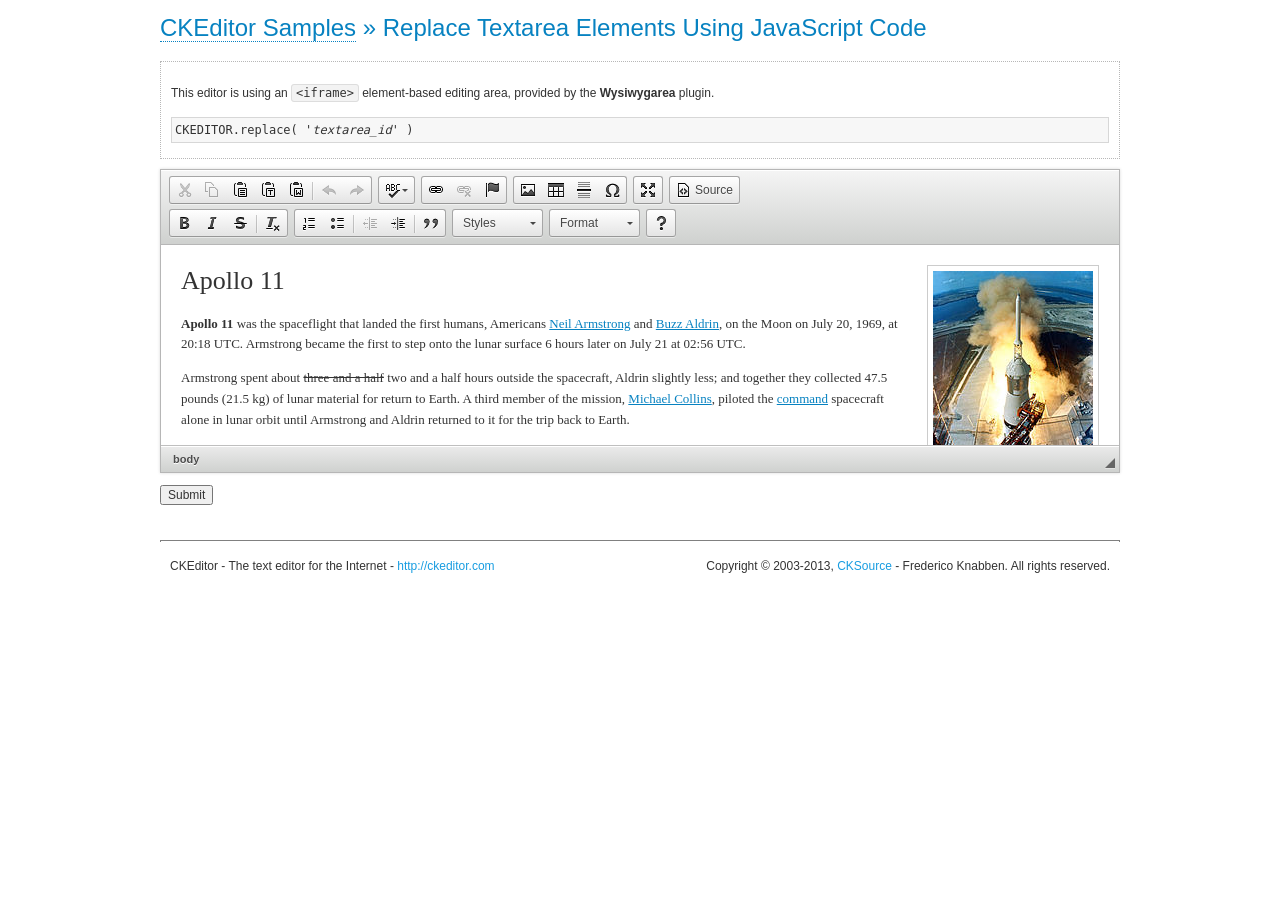
<file: plugins/ckeditor/samples/replacebycode.html>
<!DOCTYPE html>
<!--
Copyright (c) 2003-2013, CKSource - Frederico Knabben. All rights reserved.
For licensing, see LICENSE.html or http://ckeditor.com/license
-->
<html>
<head>
	<title>Replace Textarea by Code &mdash; CKEditor Sample</title>
	<meta charset="utf-8">
	<script src="../ckeditor.js"></script>
	<link href="sample.css" rel="stylesheet">
</head>
<body>
	<h1 class="samples">
		<a href="index.html">CKEditor Samples</a> &raquo; Replace Textarea Elements Using JavaScript Code
	</h1>
	<form action="sample_posteddata.php" method="post">
		<div class="description">
			<p>
				This editor is using an <code>&lt;iframe&gt;</code> element-based editing area, provided by the <strong>Wysiwygarea</strong> plugin.
			</p>
<pre class="samples">
CKEDITOR.replace( '<em>textarea_id</em>' )
</pre>
		</div>
		<textarea cols="80" id="editor1" name="editor1" rows="10">
			&lt;h1&gt;&lt;img alt=&quot;Saturn V carrying Apollo 11&quot; class=&quot;right&quot; src=&quot;assets/sample.jpg&quot;/&gt; Apollo 11&lt;/h1&gt; &lt;p&gt;&lt;b&gt;Apollo 11&lt;/b&gt; was the spaceflight that landed the first humans, Americans &lt;a href=&quot;http://en.wikipedia.org/wiki/Neil_Armstrong&quot; title=&quot;Neil Armstrong&quot;&gt;Neil Armstrong&lt;/a&gt; and &lt;a href=&quot;http://en.wikipedia.org/wiki/Buzz_Aldrin&quot; title=&quot;Buzz Aldrin&quot;&gt;Buzz Aldrin&lt;/a&gt;, on the Moon on July 20, 1969, at 20:18 UTC. Armstrong became the first to step onto the lunar surface 6 hours later on July 21 at 02:56 UTC.&lt;/p&gt; &lt;p&gt;Armstrong spent about &lt;strike&gt;three and a half&lt;/strike&gt; two and a half hours outside the spacecraft, Aldrin slightly less; and together they collected 47.5 pounds (21.5&amp;nbsp;kg) of lunar material for return to Earth. A third member of the mission, &lt;a href=&quot;http://en.wikipedia.org/wiki/Michael_Collins_(astronaut)&quot; title=&quot;Michael Collins (astronaut)&quot;&gt;Michael Collins&lt;/a&gt;, piloted the &lt;a href=&quot;http://en.wikipedia.org/wiki/Apollo_Command/Service_Module&quot; title=&quot;Apollo Command/Service Module&quot;&gt;command&lt;/a&gt; spacecraft alone in lunar orbit until Armstrong and Aldrin returned to it for the trip back to Earth.&lt;/p&gt; &lt;h2&gt;Broadcasting and &lt;em&gt;quotes&lt;/em&gt; &lt;a id=&quot;quotes&quot; name=&quot;quotes&quot;&gt;&lt;/a&gt;&lt;/h2&gt; &lt;p&gt;Broadcast on live TV to a world-wide audience, Armstrong stepped onto the lunar surface and described the event as:&lt;/p&gt; &lt;blockquote&gt;&lt;p&gt;One small step for [a] man, one giant leap for mankind.&lt;/p&gt;&lt;/blockquote&gt; &lt;p&gt;Apollo 11 effectively ended the &lt;a href=&quot;http://en.wikipedia.org/wiki/Space_Race&quot; title=&quot;Space Race&quot;&gt;Space Race&lt;/a&gt; and fulfilled a national goal proposed in 1961 by the late U.S. President &lt;a href=&quot;http://en.wikipedia.org/wiki/John_F._Kennedy&quot; title=&quot;John F. Kennedy&quot;&gt;John F. Kennedy&lt;/a&gt; in a speech before the United States Congress:&lt;/p&gt; &lt;blockquote&gt;&lt;p&gt;[...] before this decade is out, of landing a man on the Moon and returning him safely to the Earth.&lt;/p&gt;&lt;/blockquote&gt; &lt;h2&gt;Technical details &lt;a id=&quot;tech-details&quot; name=&quot;tech-details&quot;&gt;&lt;/a&gt;&lt;/h2&gt; &lt;table align=&quot;right&quot; border=&quot;1&quot; bordercolor=&quot;#ccc&quot; cellpadding=&quot;5&quot; cellspacing=&quot;0&quot; style=&quot;border-collapse:collapse;margin:10px 0 10px 15px;&quot;&gt; &lt;caption&gt;&lt;strong&gt;Mission crew&lt;/strong&gt;&lt;/caption&gt; &lt;thead&gt; &lt;tr&gt; &lt;th scope=&quot;col&quot;&gt;Position&lt;/th&gt; &lt;th scope=&quot;col&quot;&gt;Astronaut&lt;/th&gt; &lt;/tr&gt; &lt;/thead&gt; &lt;tbody&gt; &lt;tr&gt; &lt;td&gt;Commander&lt;/td&gt; &lt;td&gt;Neil A. Armstrong&lt;/td&gt; &lt;/tr&gt; &lt;tr&gt; &lt;td&gt;Command Module Pilot&lt;/td&gt; &lt;td&gt;Michael Collins&lt;/td&gt; &lt;/tr&gt; &lt;tr&gt; &lt;td&gt;Lunar Module Pilot&lt;/td&gt; &lt;td&gt;Edwin &amp;quot;Buzz&amp;quot; E. Aldrin, Jr.&lt;/td&gt; &lt;/tr&gt; &lt;/tbody&gt; &lt;/table&gt; &lt;p&gt;Launched by a &lt;strong&gt;Saturn V&lt;/strong&gt; rocket from &lt;a href=&quot;http://en.wikipedia.org/wiki/Kennedy_Space_Center&quot; title=&quot;Kennedy Space Center&quot;&gt;Kennedy Space Center&lt;/a&gt; in Merritt Island, Florida on July 16, Apollo 11 was the fifth manned mission of &lt;a href=&quot;http://en.wikipedia.org/wiki/NASA&quot; title=&quot;NASA&quot;&gt;NASA&lt;/a&gt;&amp;#39;s Apollo program. The Apollo spacecraft had three parts:&lt;/p&gt; &lt;ol&gt; &lt;li&gt;&lt;strong&gt;Command Module&lt;/strong&gt; with a cabin for the three astronauts which was the only part which landed back on Earth&lt;/li&gt; &lt;li&gt;&lt;strong&gt;Service Module&lt;/strong&gt; which supported the Command Module with propulsion, electrical power, oxygen and water&lt;/li&gt; &lt;li&gt;&lt;strong&gt;Lunar Module&lt;/strong&gt; for landing on the Moon.&lt;/li&gt; &lt;/ol&gt; &lt;p&gt;After being sent to the Moon by the Saturn V&amp;#39;s upper stage, the astronauts separated the spacecraft from it and travelled for three days until they entered into lunar orbit. Armstrong and Aldrin then moved into the Lunar Module and landed in the &lt;a href=&quot;http://en.wikipedia.org/wiki/Mare_Tranquillitatis&quot; title=&quot;Mare Tranquillitatis&quot;&gt;Sea of Tranquility&lt;/a&gt;. They stayed a total of about 21 and a half hours on the lunar surface. After lifting off in the upper part of the Lunar Module and rejoining Collins in the Command Module, they returned to Earth and landed in the &lt;a href=&quot;http://en.wikipedia.org/wiki/Pacific_Ocean&quot; title=&quot;Pacific Ocean&quot;&gt;Pacific Ocean&lt;/a&gt; on July 24.&lt;/p&gt; &lt;hr/&gt; &lt;p style=&quot;text-align: right;&quot;&gt;&lt;small&gt;Source: &lt;a href=&quot;http://en.wikipedia.org/wiki/Apollo_11&quot;&gt;Wikipedia.org&lt;/a&gt;&lt;/small&gt;&lt;/p&gt;
		</textarea>
		<script>

			// This call can be placed at any point after the
			// <textarea>, or inside a <head><script> in a
			// window.onload event handler.

			// Replace the <textarea id="editor"> with an CKEditor
			// instance, using default configurations.

			CKEDITOR.replace( 'editor1' );

		</script>
		<p>
			<input type="submit" value="Submit">
		</p>
	</form>
	<div id="footer">
		<hr>
		<p>
			CKEditor - The text editor for the Internet - <a class="samples" href="http://ckeditor.com/">http://ckeditor.com</a>
		</p>
		<p id="copy">
			Copyright &copy; 2003-2013, <a class="samples" href="http://cksource.com/">CKSource</a> - Frederico
			Knabben. All rights reserved.
		</p>
	</div>
</body>
</html>
</file>
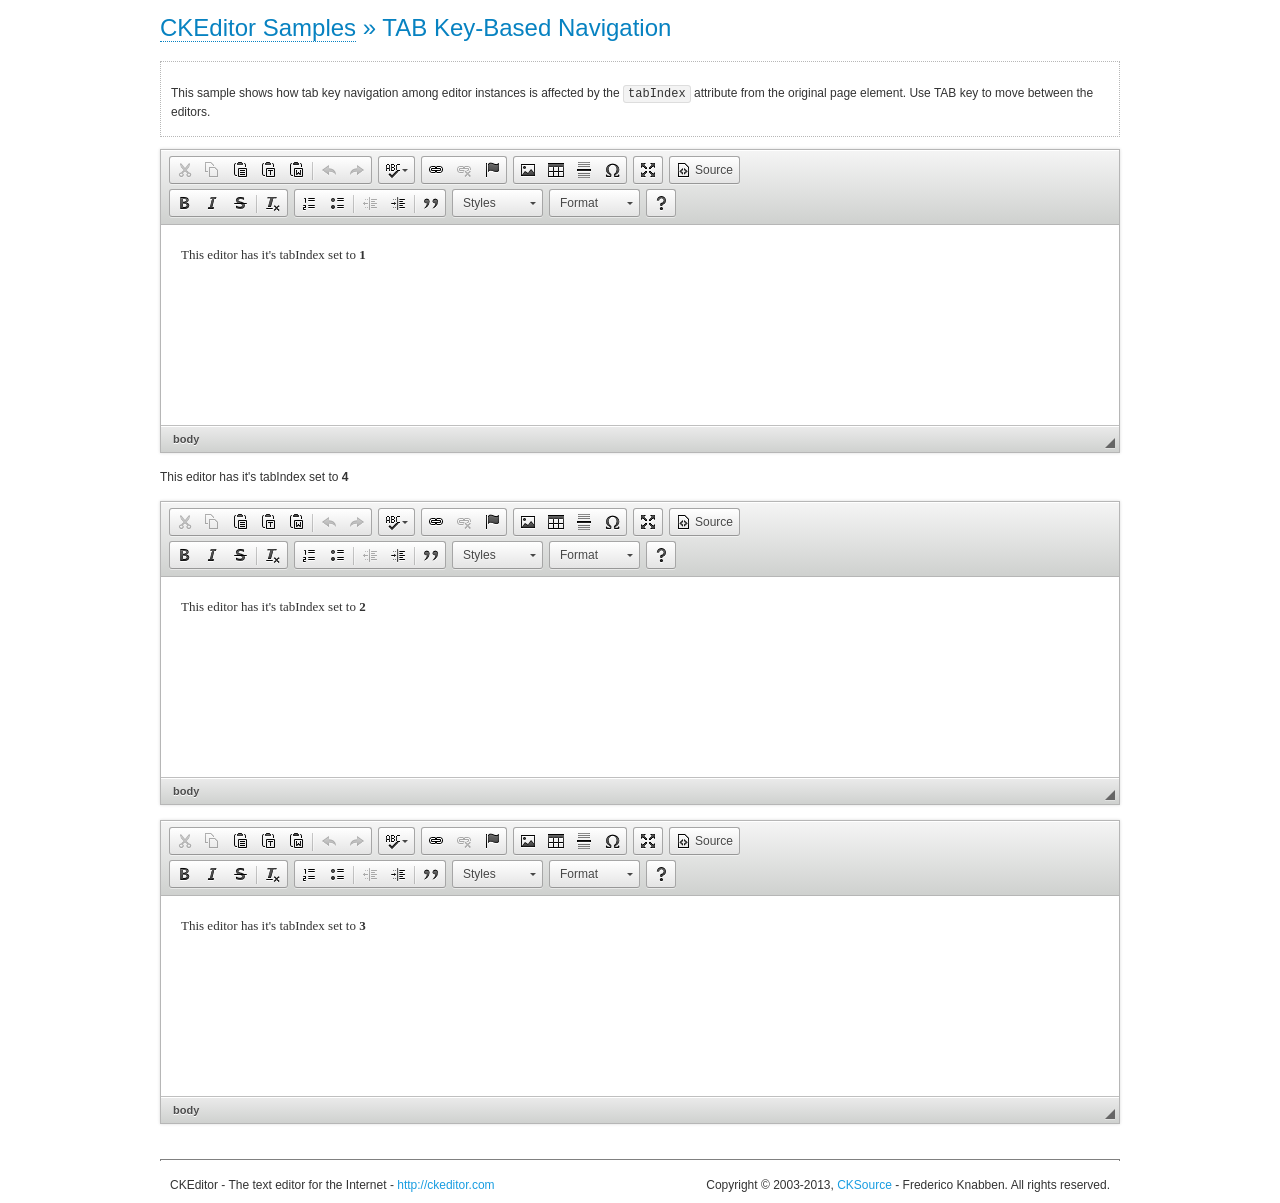
<file: plugins/ckeditor/samples/tabindex.html>
<!DOCTYPE html>
<!--
Copyright (c) 2003-2013, CKSource - Frederico Knabben. All rights reserved.
For licensing, see LICENSE.html or http://ckeditor.com/license
-->
<html>
<head>
	<title>TAB Key-Based Navigation &mdash; CKEditor Sample</title>
	<meta charset="utf-8">
	<script src="../ckeditor.js"></script>
	<link href="sample.css" rel="stylesheet">
	<style>

		.cke_focused,
		.cke_editable.cke_focused
		{
			outline: 3px dotted blue !important;
			*border: 3px dotted blue !important;	/* For IE7 */
		}

	</style>
	<script>

		CKEDITOR.on( 'instanceReady', function( evt ) {
			var editor = evt.editor;
			editor.setData( 'This editor has it\'s tabIndex set to <strong>' + editor.tabIndex + '</strong>' );

			// Apply focus class name.
			editor.on( 'focus', function() {
				editor.container.addClass( 'cke_focused' );
			});
			editor.on( 'blur', function() {
				editor.container.removeClass( 'cke_focused' );
			});

			// Put startup focus on the first editor in tab order.
			if ( editor.tabIndex == 1 )
				editor.focus();
		});

	</script>
</head>
<body>
	<h1 class="samples">
		<a href="index.html">CKEditor Samples</a> &raquo; TAB Key-Based Navigation
	</h1>
	<div class="description">
		<p>
			This sample shows how tab key navigation among editor instances is
			affected by the <code>tabIndex</code> attribute from
			the original page element. Use TAB key to move between the editors.
		</p>
	</div>
	<p>
		<textarea class="ckeditor" cols="80" id="editor4" rows="10" tabindex="1"></textarea>
	</p>
	<div class="ckeditor" contenteditable="true" id="editor1" tabindex="4"></div>
	<p>
		<textarea class="ckeditor" cols="80" id="editor2" rows="10" tabindex="2"></textarea>
	</p>
	<p>
		<textarea class="ckeditor" cols="80" id="editor3" rows="10" tabindex="3"></textarea>
	</p>
	<div id="footer">
		<hr>
		<p>
			CKEditor - The text editor for the Internet - <a class="samples" href="http://ckeditor.com/">http://ckeditor.com</a>
		</p>
		<p id="copy">
			Copyright &copy; 2003-2013, <a class="samples" href="http://cksource.com/">CKSource</a> - Frederico
			Knabben. All rights reserved.
		</p>
	</div>
</body>
</html>
</file>
<file: css/admin.css>
@charset "utf-8";
/* CSS Document */
@import url(http://fonts.googleapis.com/css?family=Open+Sans:400,300,600);
@import url(http://fonts.googleapis.com/css?family=Raleway:400,200,300,500,100,600);

h1, h2, h3, h4, h5, h6{margin:0px; padding:0px;}
body { font-family: 'Open Sans', 'Helvetica Neue', Helvetica, Arial, sans-serif;font-size: 13px; background-color:#262a33;}
.container {width: 100%;}
h1,.h1{font-size:35px;}
h2,.h2{font-size:31px;}
h3,.h3{font-size:27px;}
h4,.h4{font-size:23px;}
h5,.h5{font-size:19px;}
h6,.h6{font-size:15px;}



a {outline: none!important;}
a img {outline: none!important;}
img {border: 0!important;}

.wrapper{ width:100%;}

.header_bar{ width:100%;}

.brand{width:210px; height:60px; padding:0px;  float:left; font-size:20px;}
.logo{ padding:14px 10px 10px 10px; text-align:center;}
.logo i {font-size:9px;}
.small_logo{padding:10px 10px 10px 20px;}

.header_top_bar{left:210px;  padding:10px; height:60px; -webkit-box-shadow: 0px 1px 2px 0px rgba(0,0,0,0.2);-moz-box-shadow: 0px 3px 2px 0px rgba(0,0,0,0.2);box-shadow: 0px 1px 2px 0px rgba(0,0,0,0.2);}

.menutoggle{float:left; margin:-3px 0px 0px 10px; font-size:20px; padding:12px; color:#6E778C;}
.menutoggle:hover{color:#5DCFF3;}

.top_left{ width:90px; float:left;}
.top_left_menu{}
.top_left_menu ul{padding:9px 0px 0px 0px; margin:0px;}
.top_left_menu ul li{list-style-type:none;}
.top_left_menu ul li a{text-decoration:none;font-size:17px; float:left; margin:0px 10px 0px 10px;}
.top_left_menu ul li a:hover{color:#5DCFF3 !important;}

.add_user{float:left;font-size:13px; margin-top:2px; text-align:center; text-decoration:none;border-radius:3px;}
.add_user i{ float:left; padding:10px;border-radius:3px 0px 0px 3px;}
.add_user span{ font-size:12px; float:left; padding:8px;}

.top_right_bar{ float:right;}
.top_right{float:left; margin-left:40px; margin-top:-4px;}
.top_right_menu{}
.top_right_menu ul{padding:0px 0px 0px 0px; margin:0px; float:left; position:relative;}
.top_right_menu ul li{list-style-type:none;text-decoration:none;float:left; margin:-10px 0px 0px 0px; padding:0px 15px 14px 15px;}
.top_right_menu ul li a{ font-size:13px;color:#6e778c; margin:23px 0px 0px 0px; float:left; text-decoration:none;} 
.top_right_menu ul li a:hover{color:#5DCFF3 !important;}
.top_right_menu ul li ul{ padding:0px; background:#FFF; position:absolute; float:left; z-index:99;-moz-box-shadow: 0px 3px 2px 0px rgba(0,0,0,0.2);box-shadow: 0px 1px 2px 0px rgba(0,0,0,0.2);}
.top_right_menu ul li ul li{ list-style-type:none; padding:0px 15px 0px 15px; margin:0px; width:100%;}
.top_right_menu ul li ul li a{margin-top:5px;}
.bg_color{ background:none; border:none;}

.task{float:left; color:#1B2439; border:1px solid #d4d4d4; margin:10px 0px 0px 0px !important; width:250px; padding:0px !important;}
.task_height{height:30px;}



.new{padding:5px 0px 10px 0px !important;width:100%; color:#1B2439; font-size:13px; float:left;}

.top_right_menu ul li ul li a:hover{color:#333333 !important;}
.number{ padding:10px 0px 10px 0px; margin:0px;}
.red_color{ background-color:#F7EBEB !important;}
.mail{width:280px;padding:0px 5px 7px 5px !important;color:#333333 !important; margin:-3px 0px 12px 0px !important;background-color:#F1F2F7;}
.mail:hover{color:#333333;}
.photo{margin:7px 10px 0px 0px; height:40px; width:40px; float:left;}
.subject{ width:100%;}
.from{ font-size:13px; float:left; margin-top:7px;}
.time{ font-size:13px;float:right; margin-top:7px;}
.message{font-size:12px; float:left; margin-top:5px;}

.notification_drop_down{float:left;width:240px;background-color:#FFF; position:absolute;z-index:99;-moz-box-shadow:0px 3px 2px 0px rgba(0,0,0,0.2);box-shadow: 0px 1px 2px 0px rgba(0,0,0,0.2);}
.box{text-align:center; float:left; width:35px; margin:5px 23px 15px 15px;}
.box a{margin:0px !important; padding:0px;}
.block{ font-size:20px;}
.block_text{ color:#A1A8AC; font-size:12px;}

.primery_1{color:#1A8AD2;}
.primery_2{color:#E64858;}
.primery_3{color:#FDD465;}
.primery_4{color:#21DEE1;}
.primery_5{color:#1DC499;}
.primery_6{color:#A1A8AC;}




.green_status{background-color:#c8ffcf;}
.red_status{background-color:#ffd1c8;}
.yellow_status{background-color:#f9ffc8;}
.blue_status{background-color:#c8e9ff;}

.percent{float:right; margin-top:1px; margin-left:36px;}
.green_label{float:right; color:#6ab674;}
.blue_label{float:right; color:#78b9ec;}
.yellow_label{float:right; color:#ffb400;}
.red_label{float:right; color:#ff8383;}
.task_head{float:left; margin-top:-35px; width:100%; padding:10px 5px 5px 5px; font-weight:600; font-size:13px; color:#454E63;}
.task_detail{float:left; width:100%; padding:2px 5px; font-size:13px; color:#545454;}


.top_pointer{width: 0px;height: 0px;border-style: solid;border-width: 0 7px 7px 7px;border-color: transparent transparent #FFF transparent;margin:-7px 0px 0px 40px;}

.top_left_pointer{width: 0px;height: 0px;border-style: solid;border-width: 0 7px 7px 7px;border-color: transparent transparent #FFF transparent;margin:-16px 0px 0px 40px;}


.badge{ background-color:#f35958; text-align:center;margin:0px 0px 0px 4px;}


.user_admin{ border-radius:100px; width:160px;float:right; margin-left:18px; padding-left:7px; text-decoration:none !important; float:left;}
.user_admin a{ text-decoration:none;color:#6E778C !important; }
.user_admin:hover{color:#5DCFF3 !important; text-decoration:none !important;}
.user_adminname{ font-size:13px;margin-left:5px;}
.caret{margin-left:10px;}
.user_admin ul{padding:0px; margin:5px 0px 0px 0px; border-radius:3px; position:absolute; background-color:#FFF; width:170px;right:-20px;z-index:99;z-index:99;-moz-box-shadow: 0px 3px 2px 0px rgba(0,0,0,0.2);box-shadow: 0px 1px 2px 0px rgba(0,0,0,0.2); cursor:pointer;}
.user_admin ul li{list-style-type:none; padding:8px;color:#6E778C !important; font-size:13px;}
.user_admin ul li i{ float:left; margin:2px 10px 0px 3px;}
.user_admin ul li:hover{ background:#F1F2F7 !important; color:#5DCFF3 !important;}

.chat { background: none repeat scroll 0 0 rgba(0, 0, 0, 0); border: medium none; color: #6C7A7A; float: left; font-size:17px;  margin-top: 9px;  width: 20px;}

.inner{}

.left_nav{ display: inline-block;float: left;position: relative; width: 210px; min-height:1106px;}
.left_nav_slidebar{}

.search_bar{margin:14px 14px 14px 14px; border-bottom:1px solid #343434; padding:5px 10px; font-size:14px;}
.search{ width:130px!important; height:20px!important; padding:0px 5px 0px 5px!important; border:none!important; font-size:12px!important; background:none!important;}

.compose-editor2{ border:1px solid #ccc; padding:10px; width:100%;}




.left_nav_slidebar ul{margin:0px; padding:0px;}
.left_nav_slidebar ul li{ list-style-type:none; margin:0px; padding:0px; float:left; width:100%;}

.left_nav_active{ border-left-style:solid; border-left-width:3px; border-right-style:solid;  border-right-width:0; }
.left_nav_pointer{width: 0; height: 0; border-bottom: 5px solid transparent; border-top: 5px solid transparent; border-right: 5px solid #f2f2f2; font-size: 0;line-height: 0; float:right;margin-top:4px;}
.plus{float:right; margin-right:5px; font-size:9px; margin-top:5px;}

.left_nav_slidebar ul li a{text-decoration:none; padding:10px 0 10px 12px; font-size:13px; display:block;}
.left_nav_slidebar ul li a i{ width:30px; text-align:center;}
.left_nav_slidebar ul li a:hover{ font-size:13px;}
.left_nav_slidebar ul li ul{display:none; padding:0px 0px 0px 0px;  border-left:1px solid #333333; margin:0px 0px 28px 30px; float:left;}
.left_nav_slidebar ul li ul li{list-style-type:none;}
.left_nav_slidebar ul li ul li a{text-decoration:none; padding:18px 20px 7px 0px;display:block; font-size:12px; margin-bottom:-13px; }
.left_nav_slidebar ul li ul li a:hover{background:none; }

.left_nav_slidebar > ul > li > ul > li > a > span{ background:#333333; width:15px; height:1px; position:absolute; margin-top:10px;}
.left_nav_slidebar > ul > li > ul > li > a > i{ margin-left:13px; margin-right:5px; font-size:6px; width:10px;}
.left_nav_slidebar > ul > li > ul > li > a > b{ font-weight:normal; padding-top:2px;}
.left_nav_slidebar ul li ul li a:hover{ color:#FFF;font-size:12px;}

.left_nav_sub_active {color:#f2f2f2;}
.left_nav_slidebar > ul > li > ul > li > a > i:hover{color:#F00;}


.dark_theme .brand{background-color:#213347; color:#6E778C;}
.dark_theme .header_top_bar{ background-color:#334559;color:#6e778c;}
.dark_theme .add_user{background-color:#f35958; color:#FFF;}
.dark_theme .add_user i{background-color:#da403f;}
.dark_theme .top_left_menu ul li a{color:#6e778c;}
.dark_theme .top_right_menu ul li ul li a badge{color:#FFF;}
.dark_theme .user_admin{color:#6e778c;}
.dark_theme .left_nav{background-color:#334559; color:#6E778C;}
.dark_theme .search_bar{background-color:#213347; color:#6E778C;}
.dark_theme .left_nav_slidebar ul li a{ color:#6E778C;}
.dark_theme .left_nav_slidebar ul li a:hover{ background-color:#132539;}
.dark_theme .left_nav_slidebar ul li ul li a:hover{background-color:transparent; color:#FFF;}
.dark_theme .left_nav_active{background:#213347;}
.dark_theme .left_nav_active a{color:#f2f2f2;}
.dark_theme .left_nav_active ul li a{color:#6E778C;}
.dark_theme .left_nav_sub_active b{color:#;}

.light_theme .brand{background-color:#F6F6F6; color:#908c8d;}
.light_theme .header_top_bar{ background-color:#FFF;color:#6e778c;}
.light_theme .add_user{background-color:#6e778c; color:#FFF;}
.light_theme .add_user i{background-color:#565f74;}
.light_theme .top_left_menu ul li a{color:#6e778c;}
.light_theme .top_right_menu ul li ul li a badge{color:#FFF;}
.light_theme .user_admin{color:#6e778c;}
.light_theme .left_nav{background-color:#FFF; color:#6E778C; -moz-box-shadow:0px 0px 0px 0px rgba(0,0,0,0.0);-moz-box-shadow: 0px 3px 2px 0px rgba(0,0,0,0.2);
box-shadow: 0px 1px 2px 0px rgba(0,0,0,0.2);}
.light_theme .search_bar{background-color:#F6F6F6; color:#6E778C; border-bottom:1px solid #C2CBE0;}
.light_theme .left_nav_slidebar ul li a{ color:#6E778C;}
.light_theme .left_nav_slidebar ul li a:hover{ background-color:#EDEDED;}
.light_theme .left_nav_slidebar ul li ul li a{color:#6E778C;}
.light_theme .left_nav_slidebar ul li ul li a:hover{background-color:transparent; color:#282e3b;}
.light_theme .left_nav_slidebar ul li ul{border-left:1px solid #C2CBE0;}
.light_theme .left_nav_slidebar > ul > li > ul > li > a > span{background-color:#C2CBE0;}
.light_theme .left_nav_slidebar > ul > li > ul > li > a > i{color:#C2CBE0;}
.light_theme .left_nav_active{background-color:#F6F6F6; color:#6E778C ;border-left:3px solid #6e778c;}
.light_theme .left_nav_active > a{background-color:#F6F6F6;}
.light_theme .left_nav_active a{color:#6E778C;}
.light_theme .left_nav_active ul li a{color:#6E778C;}


.red_thm .brand{background-color:#b80421; color:#FFF;}
.red_thm .header_top_bar{ background-color:#cf1b38;color:#FFF;}
.red_thm .add_user{background-color:#ED5B5E; color:#FFF;}
.red_thm .add_user i{background-color:#DC4A4D;}
.red_thm .top_left_menu ul li a{color:#FFF;}
.red_thm .top_right_menu ul li a{color:#FFF;}
.red_thm .user_adminname{color:#FFF;}
.red_thm .caret{color:#FFF;}
.red_thm .theme_border{border-color:#ED5B5E !important;}
.red_thm .menutoggle{color:#FFF;}
.red_thm ul li a i.theme_color{ color:#e35154 !important;}
.red_thm ul li a b.theme_color{ color:#e35154 !important;}
.red_thm .page_title.theme_color{ color:#e35154 !important;}
.red_thm .badge{ background:#FFFFFF !important; color:#e35154!important;}
.red_thm .chat{ color:#FFFFFF;}


.blue_thm .brand{background-color:#5fb9f6; color:#FFF;}
.blue_thm .header_top_bar{ background-color:#56a5db;color:#FFF;}
.blue_thm .add_user{background-color:#66B5EB; color:#FFF;}
.blue_thm .add_user i{background-color:#4D9CD2;}
.blue_thm .top_left_menu ul li a{color:#FFF;}
.blue_thm .top_right_menu ul li a{color:#FFF;}
.blue_thm .user_adminname{color:#FFF !important;}
.blue_thm .caret{color:#FFF;}
.blue_thm .theme_border{border-color:#66B5EB !important;}
.blue_thm .menutoggle{color:#FFF;}
.blue_thm ul li a i.theme_color{ color:#66B5EB !important;}
.blue_thm ul li a b.theme_color{ color:#66B5EB !important;}
.blue_thm .page_title.theme_color{ color:#66B5EB !important;}
.blue_thm .badge{ background:#FFFFFF !important; color:#66B5EB!important;}
.blue_thm .chat{ color:#FFFFFF;}

.magento_thm .brand{background-color:#ab79bc; color:#FFF;}
.magento_thm .header_top_bar{ background-color:#9c6bad;color:#FFF;}
.magento_thm .add_user{background-color:#AB7ABC; color:#FFF;}
.magento_thm .add_user i{background-color:#9160A2;}
.magento_thm .top_left_menu ul li a{color:#FFF;}
.magento_thm .top_right_menu ul li a{color:#FFF;}
.magento_thm .user_adminname{color:#FFF;}
.magento_thm .caret{color:#FFF;}
.magento_thm .theme_border{border-color:#AB7ABC !important;}
.magento_thm .menutoggle{color:#FFF;}
.magento_thm ul li a i.theme_color{ color:#AB7ABC !important;}
.magento_thm ul li a b.theme_color{ color:#AB7ABC !important;}
.magento_thm .page_title.theme_color{ color:#AB7ABC !important;}
.magento_thm .badge{ background:#FFFFFF !important; color:#AB7ABC!important;}
.magento_thm .chat{ color:#FFFFFF;}


.green_thm .brand{background-color:#47c58b; color:#FFF;}
.green_thm .header_top_bar{ background-color:#34b077;color:#FFF;}
.green_thm .add_user{background-color:#3FBB82; color:#FFF;}
.green_thm .add_user i{background-color:#2AA66D;}
.green_thm .top_left_menu ul li a{color:#FFF;}
.green_thm .top_right_menu ul li a{color:#FFF;}
.green_thm .user_adminname{color:#FFF;}
.green_thm .caret{color:#FFF;}
.green_thm .theme_border{border-color:#3FBB82 !important;}
.green_thm .menutoggle{color:#FFF;}
.green_thm ul li a i.theme_color{ color:#3FBB82 !important;}
.green_thm ul li a b.theme_color{ color:#3FBB82 !important;}
.green_thm .page_title.theme_color{ color:#3FBB82 !important;}
.green_thm .badge{ background:#FFFFFF !important; color:#3FBB82!important;}
.green_thm .chat{ color:#FFFFFF;}



.contentpanel{ margin-left:220px;overflow:hidden;position: relative; padding:0px; background-color:#f1f1f1; padding-bottom:21px; min-height:800px;}

.fixed_header .header_bar{position:fixed; z-index:99;}
.fixed_header .contentpanel{top:60px;}
.fixed_header .left_nav{top:60px; float:left;}
.fixed_header .brand{float:left;}
.left_nav_hide .left_nav{display:none;}
.left_nav_hide .contentpanel{margin-left:0;}
.left_nav_hide .brand{width:210px; display:none;}
.left_nav_fixed .left_nav{position:fixed; top:60px; z-index:99;}
.left_nav_fixed .brand{position:fixed; z-index:99;}
.left_nav_fixed .header_top_bar{ margin-left:210px;}
.left_nav_fixed .contentpanel{margin-left:210px; margin-right:0px;}

.right_nav .brand{float:right;}
.right_nav .left_nav{float:right;}
.right_nav .contentpanel{margin-left:0; margin-right:210px;}
.right_nav .left_nav{overflow:inherit;}
.right_nav.left_nav_fixed .left_nav{right:0;}
.right_nav.left_nav_fixed .brand{position:relative;}
.right_nav.left_nav_fixed .header_top_bar{margin-left:0;}
.right_nav.left_nav_fixed .contentpanel{margin-left:0;}

.right_nav .left_nav_active{border-left-width:0; border-right-width:3px;}
.right_nav .left_nav_slidebar > ul > li > a{padding:10px 12px 10px 0px;}
.right_nav .left_nav_pointer{float:left; border-left:5px solid #F2F2F2; border-right:0;}
.right_nav .left_nav_slidebar > ul > li > a > i{margin-left:10px;}

.boxed_layout > .wrapper{width:1200px; margin:auto;  display:table; height:100%!important;}
.boxed_layout .header_bar{width:1200px;}
.boxed_layout.right_nav.left_nav_fixed .left_nav{margin-left:990px; right:auto;}
.boxed_layout.dark_theme .left_nav{ border-left:1px solid #232323;}
.boxed_layout.light_theme .left_nav{ border-left:none;}

.red_bg{background-color:#f3a498; color:#fff !important;}
.red_color{color:#f3a498;}
.magento_bg{background-color:#9c6bad; color:#fff!important; border:none;}
.blue_bg{background-color:#56a5db; color:#fff !important;border:none;}
.green_bg{background-color:#34b077; color:#fff!important;border:none;}
.red_bg{background-color:#e35154; color:#fff!important;border:none;}
.pink_bg{background-color:#9b59b6; color:#fff;}
.black_bg{background-color:#000000; color:#fff;}
.yellow_bg{background-color:#fad231; color:#fff;}
.orange_bg{ background-color:#FE7600; color:#FFFFFF!important;}

.list-group-item:hover{color:#333333!important; background-color:#f1f1f1;}

.green{background-color:#19bd9c;}

.yellow{background-color:#fad231;}

.bg_space{ border-radius:3px; margin:10px; padding:3px;}

.red_text{color:#BB6C60;}
.magento_text{ color:#b07cc3;}
.blue_text{color:#0060C6;}
.green_text{color:#586B26;}
.pink_text{color:#70164B;}

.code{ font-size:82%;}
.opened{ display:block;}
.theme_bg{background: #5dcff3; color:#fff!important;}
.theme_color{color:#f35958;!important;}
.theme_border{border-color:#f35958;!important;}


.breadcrumb_admin{width:100%; background:#fff; box-shadow:0 2px 2px rgba(0, 0, 0, 0.05), 0 1px 0 rgba(0, 0, 0, 0.05); margin-bottom:15px;}
.page_title{font-size:22px; padding:7px 0 7px 10px; text-transform:uppercase;}
.clear_both{clear:both;}
.page_title h1{font-size:22px; font-weight:normal; display:inline; margin:3px 0px 6px 0px; float:left;}
.page_title h2{font-size:12px; font-weight:normal; display:inline; color:#999999; margin-top:9px; position:absolute;}
.page_title h1:after{content:"/"; margin-right:10px; margin-left:15px; font-size:22px; color:#ccc;}

.paragraph{ background:#FFFFFF; padding:15px; font-size:13px;}
.align{ text-align:center;}
.circular{ width:230px; border-radius:150px; height:230px;}
.button{background:#993366; margin-top:15px;}
.theme_text{margin:15px 20px 15px 0px; display:block;}
.theme_api{margin:15px 0px 15px 0px;}
.theme_header{ font-size:25px; text-transform:uppercase;display:block;}

.red_text{color:#f16164;}
.blue_text{color:#227CB9;}
.green_text{color:#2ABE48;}
.magento_text{color:#ab79bc;}
.light_text{color:#999999;}
.black_text{color:#000;}
.yellow_text{color:#fad231;}

.red{color:#f16164;border:#f16164!important;}
.blue{color:#227CB9;border:#227CB9!important;}
.green{color:#00581E; border:#00581E!important;}
.magento{color:#ab79bc;border:#ab79bc!important;}


@media (max-width:320px) { /* smartphones, iPhone, portrait 480x320 phones */
.brand{width:210px; display:none;}
.header_top_bar{ }
.top_left{ display:none;}
.top_right{ display:none;}
.add_user{ display:none;}
.user_admin{margin-left:0px;}
.right_nav .contentpanel{margin-right:0;}
.right_nav .chat{ display:none;}
.boxed_layout .demo{right:191px;}
.boxed_layout .demo.activate{right:191px !important;}	
.right_nav .demo{right:210px;}
.right_nav .demo.activate{right:210px !important;}
}
@media (min-width:320px) { /* smartphones, iPhone, portrait 480x320 phones */
.brand{width:210px; display:none;}
.header_top_bar{ }
.top_left{ display:none;}
.top_right{ display:none;}
.add_user{ display:none;}
.user_admin{margin-left:0px;}
.right_nav .contentpanel{margin-right:0;}
.right_nav .chat{ display:none;}
.boxed_layout .demo{right:191px;}
.boxed_layout .demo.activate{right:191px !important;}
.right_nav .demo{right:210px;}
.right_nav .demo.activate{right:210px !important;}
}
@media (min-width:481px) { /* portrait e-readers (Nook/Kindle), smaller tablets @ 600 or @ 640 wide. */
.brand{width:210px; display:none;}
.header_top_bar{ }
.top_left{ display:none;}
.top_right{ display:none;}
.add_user{ display:none;}
.user_admin{margin-left:0px;}
.right_nav .contentpanel{margin-right:0;}
.right_nav .chat{ display:none;}
.boxed_layout .demo{right:191px;}
.boxed_layout .demo.activate{right:191px !important;}
.right_nav .demo{right:210px;}
.right_nav .demo.activate{right:210px !important;}
}
@media (min-width:641px) { /* portrait tablets, portrait iPad, landscape e-readers, landscape 800x480 or 854x480 phones */
.brand{width:210px; display:none;}
.header_top_bar{ }
.top_left{ display:block;}
.top_right{display:none;}
.add_user{ display:block;}
.user_admin{margin-left:18px;}
.right_nav .contentpanel{margin-right:0;}
.right_nav .chat{ display:none;}
.boxed_layout .demo{right:191px;}
.boxed_layout .demo.activate{right:191px !important;}
.right_nav .demo{right:210px;}
.right_nav .demo.activate{right:210px !important;}
}
@media (min-width:961px) { /* tablet, landscape iPad, lo-res laptops ands desktops */
.brand{width:210px;display:block;}
.header_top_bar{ }
.left_nav{width: 210px;}
.top_left{ display:block;}
.top_right{display:none;}
.add_user{ display:block;}
.user_admin{margin-left:18px;}
.left_nav{display:block;}
.contentpanel{ margin-left:210px;}
.right_nav .chat{ display:none;}
.boxed_layout .demo{right:191px;}
.boxed_layout .demo.activate{right:191px !important;}
.right_nav .demo{right:210px;}
.right_nav .demo.activate{right:210px !important;}
}
@media (min-width:1025px) { /* big landscape tablets, laptops, and desktops */
.brand{width:210px;display:block;}
.header_top_bar{ }
.left_nav{width: 210px;}
.top_left{ display:block;}
.top_right{display:block;}
.add_user{ display:block;}
.user_admin{margin-left:18px;}
.left_nav{display:block;}
.contentpanel{ margin-left:210px;}
.right_nav .chat{ display:none;}
.boxed_layout .demo{right:191px;}
.boxed_layout .demo.activate{right:191px !important;}
.right_nav .demo{right:210px;}
.right_nav .demo.activate{right:210px !important;}
}
@media (min-width:1281px) { /* hi-res laptops and desktops */
.brand{width:210px;display:block;}
.header_top_bar{ }
.left_nav{width: 210px;}
.top_left{ display:block;}
.top_right{display:block;}
.add_user{display:block;}
.user_admin{margin-left:18px;}
.left_nav{display:block;}
.contentpanel{ margin-left:210px}

.right_nav .chat{ display:none;}
.boxed_layout .demo{right:191px;}
.boxed_layout .demo.activate{right:191px !important;}
.right_nav .demo{right:210px;}
.right_nav .demo.activate{right:210px !important;}
.boxed_layout .atm-spmenu-right.atm-spmenu-open { right:191px;}

}


.dropdown-menu {position: absolute; top: 100%;left: 0; z-index: 1000;display: none; float: left; min-width: 160px; padding: 0px 0; margin: 0px 0 0;font-size: 14px;list-style: none;background-color: #fff;
 background-clip: padding-box; border: 1px solid #ccc;border: 1px solid rgba(0, 0, 0, .15);border-radius: 2px;-webkit-box-shadow: 0 6px 12px rgba(0, 0, 0, .175); box-shadow: 0 6px 12px rgba(0, 0, 0, .175);}

.modal-content { position: relative; background-color: #fff;background-clip: padding-box; border: 1px solid #999;border: 1px solid rgba(0, 0, 0, .2); border-radius: 2px; outline: none;-webkit-box-shadow: 0 3px 9px rgba(0, 0, 0, .5);box-shadow: 0 0 9px rgba(0, 0, 0, 0.36);}

.breadcrumb > li + li:before {padding: 0 5px; color: #ccc; content: ">";}
.breadcrumb {padding: 14px 15px; margin-bottom: 0px;list-style: none;background-color: #fff;border-radius: 0px;font-size:12px; margin-top: 0px;}
.button_space{ padding:15px;}

.panel-footer{border-radius:0;}
.panel.h1 .panel-heading{font-size:30px;}
.panel.h2 .panel-heading{font-size:25px;}
.panel.h3 .panel-heading{font-size:23px;}
.panel.h4 .panel-heading{font-size:20px;}
.panel.h5 .panel-heading{font-size:17px;}
.panel.h6 .panel-heading{font-size:15px;}

.panel.h1,.panel.h2,.panel.h3,.panel.h4,.panel.h5,.panel.h6{font-size:13px;}

.panel > .panel-heading {border-color: #ddd;color: #333333;font-size:17px; color:#666;text-transform:uppercase;}
.panel-heading {padding: 15px; border-radius:0px;}
.panel {border-radius: 2px;background:#FFF;border-radius:0px; border:none;}
.panel-body { font-size:13px; line-height:22px;}
.panel-heading {border-bottom: 1px solid rgba(0, 0, 0, 0.13);}

.bg_color{background:#f1f1f1 !important;}

.h1.panel,.h2.panel,.h3.panel,.h4.panel,.h5.panel,.h6.panel{margin:0 0 20px 0;}

.green_border{border-color:#0AA699;}
.red_border{border-color: #F35958;}
.orange_border{border-color: #FF6600;}
.magenta_border{border-color: #9B6BAB;}
.blue_border{border-color: #21A9E1;}
.gray_border{border-color: #666;}

.green_title .panel-heading{color:#0AA699;}
.red_title .panel-heading{color: #F35958;}
.orange_title .panel-heading{color: #FF6600;}
.magenta_title .panel-heading{color: #9B6BAB;}
.blue_title .panel-heading{color: #f35958;}
.gray_title .panel-heading{color: #666;}


.green_border .panel-heading{color:#0AA699;}
.red_border .panel-heading{color:#F35958;}
.orange_border .panel-heading{color:#FF6600;}
.magenta_border .panel-heading{color:#9B6BAB;}
.blue_border .panel-heading{color:#21A9E1;}
.gray_border .panel-heading{color:#666666;}

.panel_bg_green.panel{background-color:#0AA699; color:#FFFFFF;}
.panel_bg_red.panel{background-color: #F35958;color:#FFFFFF;}
.panel_bg_orange.panel{background-color: #FF6600;color:#FFFFFF;}
.panel_bg_magenta.panel{background-color: #9B6BAB!important;color:#FFFFFF!important;}
.panel_bg_blue.panel{background-color: #21A9E1;color:#FFFFFF;}
.panel_bg_gray.panel{background-color: #666666;color:#FFFFFF;}

.panel_bg_gray .panel-heading,.panel_bg_green .panel-heading,.panel_bg_red .panel-heading,.panel_bg_orange .panel-heading, .panel_bg_magenta .panel-heading,.panel_bg_blue .panel-heading{border-bottom-color:rgba(255, 255, 255, 0.13); color:#FFFFFF;}
.panel_bg_gray .panel-body,.panel_bg_green .panel-body,.panel_bg_red .panel-body,.panel_bg_orange .panel-body, .panel_bg_magenta .panel-body, .panel_bg_blue .panel-body{border-bottom-color:rgba(255, 255, 255, 0.13); color:#FFFFFF;}

.panel_header_bg_green .panel-heading{background-color:#0AA699; color:#FFFFFF;}
.panel_header_bg_red .panel-heading{background-color: #F35958;color:#FFFFFF;}
.panel_header_bg_orange .panel-heading{background-color: #FF6600;color:#FFFFFF;}
.panel_header_bg_magenta .panel-heading{background-color: #9B6BAB;color:#FFFFFF;}
.panel_header_bg_blue .panel-heading{background-color: #21A9E1;color:#FFFFFF;}
.panel_header_bg_gray .panel-heading{background-color: #666666;color:#FFFFFF;}

.vertical_border{border-left-style:solid; border-left-width:5px;}
.vertical_border.panel{border-top:none; border-right:none;border-bottom:none;}

.horizontal_border_1{border-top-style:solid; border-top-width:5px!important;}
.horizontal_border_1.panel{border-left:none; border-right:none;border-bottom:none;}

.label {font-size:60%;}
   
.horizontal_border_2{border-bottom-style:solid; border-bottom-width:5px!important;}
.horizontal_border_2.panel{border:none;}
.horizontal_border_2 .panel-heading{border-bottom-style:solid; border-bottom-width:5px;}

.green_border .panel-heading{border-color:#0AA699!important;}
.red_border .panel-heading{border-color: #F35958;}
.orange_border .panel-heading{border-color: #FF6600;}
.magenta_border .panel-heading{border-color: #9B6BAB;}
.blue_border .panel-heading{border-color: #21A9E1;}
.gray_border .panel-heading{border-color: #666666;}

.default .panel-heading{border-color:#ddd;}
.no_border .panel-heading{border-bottom:none;}
.transparent.panel{background:none; box-shadow:none;}





.img-circle {border: 7px solid #F2F2F2 !important;border-radius: 50%;}
.line_color{background-color:#fff;}




hr{ border:1px solid #FFFFFF;}

.dropmenu-lg{width:20px;-moz-user-select: none;background-image: none;cursor: pointer;display: inline-block;font-size: 14px;font-weight: normal;line-height: 1.42857;padding: 6px 12px;text-align: center;vertical-align: middle;white-space: nowrap; border:none; padding:9px; margin-top:8px; margin-left:-7px; border-style:solid; border-width:1px; border-color:#ccc; margin-right:7px;}
.dropmenu-sm{width:20px;-moz-user-select: none;background-image: none;cursor: pointer;display: inline-block;font-size: 14px;font-weight: normal;line-height: 1.42857;padding: 6px 12px;text-align: center;vertical-align: middle;white-space: nowrap; border:none; padding:4px; margin-top:8px; margin-left:-7px; border-style:solid; border-width:1px; border-color:#ccc; margin-right:7px;}
.dropmenu-xs{width:20px;-moz-user-select: none;background-image: none;cursor: pointer;display: inline-block;font-size: 14px;font-weight: normal;line-height: 1.42857;padding: 6px 12px;text-align: center;vertical-align: middle;white-space: nowrap; border:none; padding:0px; margin-top:8px; margin-left:-7px; border-style:solid; border-width:1px; border-color:#ccc; margin-right:7px;}
.dropmenu-nl{width:20px;-moz-user-select: none;background-image: none;cursor: pointer;display: inline-block;font-size: 14px;font-weight: normal;line-height: 1.42857;padding: 6px 12px;text-align: center;vertical-align: middle;white-space: nowrap; border:none; padding:6px; margin-top:8px; margin-left:-7px; border-style:solid; border-width:1px; border-color:#ccc; margin-right:7px;}

.center{text-align:center;}
.text-uppercase{text-transform:uppercase;}
h1,h2,h3,h4,h5,h6{margin-bottom:14px;}
.text-primary{color:#FF0000;}
.heading_b{font-size:17px;border-bottom: 1px solid #DDDDDD; margin: 0px 0px 10px 20px;padding:0px 8px 10px 8px;}
.list-unstyled{list-style-type:none; padding-left:24px;}
.heading_top{font-size:20px; margin:-10px 10px 10px 10px; text-transform:uppercase; color:#333333;}
.well.well-large {  padding: 24px; width: auto;font-size:18px;}
.well {background-color:#E1F3F3; background-image: none; border: medium none; border-radius: 3px;box-shadow: none !important;	}
.semi-bold { font-weight: 600;}

.bg{background:none; padding:10px !important; margin:0px !important;}
.border{ border:none;}



.table > thead > tr > th, .table > tbody > tr > th, .table > tfoot > tr > th, .table > thead > tr > td, .table > tbody > tr > td, .table > tfoot > tr > td {
    border-top: 1px solid #dddddd;
    line-height: 1.42857;
    padding: 8px;
    vertical-align: top;}
.small_size{font-size:13px !important;}	
.space{padding:10px; margin-bottom:10px;}
.space_p{ margin-bottom:10px;}
.space_btn{ margin-bottom:30px; margin-right:20px}

.btn-white {
    background-color: #FFFFFF;
    border:1px solid #CCCCCC!important;
    color: #5E5E5E;
}

.btn-link { border:1px solid #CCCCCC!important;}

.btn .caret {
    margin-left: 5px;
}
.size {
    height: 12px;
    width: 5px;
	margin-top:8px;
	margin-left:0px;
}
.btn-mini {
    font-size: 10.5px;
    padding: 2px 9px;
	width:80px !important;
	 margin:20px 20px 0px 0px;
}
.btn-middle {
    font-size: 10.5px;
    padding: 5px 14px;
	width:123px !important;
	 margin:20px 20px 0px 0px;
	 font-size:15px;
}
.drop_size{min-width:120px; margin:20px 20px 0px 0px;}

.btn_green{background-color:#8BA4A4;}
.bs{ margin-bottom:8px;}

.external-event{ background:#23262F!important; border-radius:3px; color: #FFFFFF; font-size: 13px; margin-bottom: 5px; padding:10px!important;}
.fc-body{background-color:#FFFFFF; padding:10px;}
.fc-heading{background:#5DCFF3; padding:10px; color:#FFFFFF;}
.fc{background-color:#FFFFFF;}
.fc-event-inner{ background-color:#5DCFF3; color:#fff;}
.fc-grid th{background-color: #000000; color: #FFFFFF; padding: 8px !important;text-align: center;}
.fc-button-today{background:#996633; color:#FFFFFF;}





.white_bg{background:#FFFFFF; padding:15px;}


.btn{ border:none; border-radius:2px;}
.btn_round{border-radius:6px;}


.btn-default {
    border:1px solid #CCCCCC;
    color: #333333;
}


.fontawesome-icon-list .fa-hover a .fa {
  display: inline-block;
  font-size: 14px;
  margin-right: 10px;
  text-align: center; 
}
.fontawesome-icon-list .fa-hover a {
  border-radius: 4px;
  color: #222222;
  display: block;
  line-height: 32px;
  padding-left: 10px;
}
.fa.round {
  border: 2px solid #1D2939;
  border-radius: 50px;
  font-size: 24px;
  margin-right: 5px;
  padding: 6px 7px;
}
.fa.squre{
  border: 2px solid #1D2939;
  font-size: 24px;
  margin-right: 5px;
  padding: 6px 7px;
}
.fa.semiround{
  border: 2px solid #FF3366;
  font-size: 24px;
  margin-right: 5px;
  padding: 6px 7px;
  color:#FF3366;
  border-radius:8px;
}
.fa.pink{color:#FF3366; border-color:#FF3366}


.icon_size{ font-size:21px !important;}
.icon_size2{ font-size:18px !important;}
.icon_size3{ font-size:15px !important;}
.icon_size4{ font-size:12px !important;}

.options{float:right;}
.options a{padding:0px 5px 0px 6px; color: #B2B2B2; font-size: 12px;}

.progress { background-color: #F5F5F5; border-radius: 0px; box-shadow: 0 1px 2px rgba(0, 0, 0, 0.1) inset; height: 10px;margin-bottom: 10px; overflow: hidden;}


h5{padding:10px;}
.modal_text{float:left; padding:20px 60px 0px 0px;}


.tabs_left .nav-tabs > li{ float:none; background:#EEE; margin-bottom:0px;  border-top:1px solid #D6D6D6!important;}
.tabs_left .nav-tabs > li.active{ border:none;}
.tabs_left .nav-tabs > li > a{ border:none!important; margin-right:0px; border-radius: 0px 0px 0 0;}
.tabs_left .nav-tabs > li.active > a:hover{ border:none !important;}
.tabs_left .nav-tabs > li.active > a:hover, .nav-tabs > li.active > a:focus { border:none !important;}
.tabs_left .nav-tabs{float:left; margin-right:15px; margin-left:20px;}
.tabs_left .nav-tabs > li.active > a, .nav-tabs > li.active > a:hover, .nav-tabs > li.active > a:focus {background:#5DCFF3!important; color:#FFFFFF;}

.tabs_right .nav-tabs > li{ float:none; background:#EEE; margin-bottom:0px;  border-top:1px solid #D6D6D6!important; }
.tabs_right .nav-tabs > li > a{ border:none!important; margin-right:0px; border-radius: 0px 0px 0 0;}
.tabs_right .nav-tabs > li.active{ border:none !important;}
.tabs_right .nav-tabs > li.active > a:hover{ border:none !important;}
.tabs_right .nav-tabs > li.active > a:hover, .nav-tabs > li.active > a:focus { border:none !important; }
.tabs_right .nav-tabs{float:right; margin-right:15px; margin-left:20px;}
.tabs_right .nav-tabs > li.active > a, .nav-tabs > li.active > a:hover, .nav-tabs > li.active > a:focus {background:#5DCFF3!important; color:#FFFFFF;}
.tabs_right .nav .open > a, .nav .open > a:hover, .nav .open > a:focus {background:#27A9E3!important;color:#FFFFFF;}


.panel-group-dark .panel-title a.collapsed {
    background-color: #1D2939;
    border-bottom: 1px solid #273548;
    color: #CCCCCC;
}


.accordion {
    margin-bottom: 40px;
}
.accordion .panel-heading {
    background: none repeat scroll 0 0 #FFFFFF;
    padding: 0;
}
.accordion .panel-heading a {
    color: #E74949;
    display: block;
    font-size: 15px;
    padding: 17px 16px;
}
.accordion .panel-heading a:hover {
    text-decoration: none !important;
}
.accordion .panel-heading a .fa {
    margin-right: 10px;
    transform: rotate(90deg);
    transition: transform 200ms ease-in-out 0s;
}

.accordion.accordion-color .panel-collapse .panel-body .help_color{
    background-color: #0B1125;
    color: #FFFFFF;
}
.help_color{
    background-color:#FFFFFF!important;
    color:#666666;
}
.accordion.accordion-color .panel-collapse .panel-heading {
    background-color:#ddd;
    color: #FFFFFF;
}

.accordion .panel-heading.success a {
    background-color: #2CC36B !important;
	color:#FFFFFF;
    border-bottom: 1px solid #049B43;
}
.accordion .panel-heading.yellow a {
    background-color: #FFB848!important;
	color:#FFFFFF;
    border-bottom: 1px solid #FFB848;
}
.accordion .panel-heading.blue a {
    background-color: #27A9E3!important;
	color:#FFFFFF;
    border-bottom: 1px solid #27A9E3;
}
.bs-callout {
    border-left: 3px solid #EEEEEE;
    margin: 20px 0;
    padding: 20px;
}
.bs-callout h4 {
    margin-bottom: 5px;
    margin-top: 0;
}
.bs-callout p:last-child {
    margin-bottom: 0;
}
.bs-callout code {
    background-color: #FFFFFF;
    border-radius: 3px;
}
.bs-callout-danger {
    background-color: #FCF3E1;
    border-color: #820C08;
}
.bs-callout-danger h4 {
    color: #820C08;
}
.bs-callout-warning {
    background-color: #FCF8F2;
    border-color: #F0AD4E;
}
.bs-callout-warning h4 {
    color: #F0AD4E;
}
.login_page{ width:100%; position:absolute;}
.login_content {margin: 0 auto; padding: 20px 0;position: relative;text-align: center; transition: all 550ms ease-in-out 0s;width: 320px; margin-top:185px; border:2px solid #cccccc; border-radius:5px; padding:20px;background-color: #FFFFFF;}
.col-sm-10 { width: 100.333%;}
.login_heading{background-color:#5DCFF3; color:#FFFFFF; margin-bottom:20px; font-size:20px; text-transform:uppercase;}
.lable_margin{margin-top:8px; float:left;}
.form-control { font-size: 12px;line-height: 1.42857;background:#FFFFFF;height: 30px; border-radius:0px;  box-shadow:none;}
	
.lock_page{ width:100%; position:absolute;}
.lock_content {margin: 0 auto; padding: 20px 0;position: relative;text-align: center;width: 320px; margin-top:185px; border:2px solid #cccccc; border-radius:5px; padding:20px;background-color: #FFFFFF;}
.lock_image{margin-bottom:20px; width:160px; height:200px; margin:auto; text-align:center;}	

.registration{margin: 0 auto; padding: 20px 0;position: relative;text-align: center; width: 320px; margin-top:90px; border:2px solid #cccccc; border-radius:5px; padding:20px;background-color: #FFFFFF;}
.error{font-size:130px; color:#333333; background:#F5F5F5; margin: 0 auto; padding: 20px 0;position: relative;text-align: center; width: 320px;  margin-top:90px; border-radius:5px;}
.error i{font-size:70px; padding:0px 20px 20px 20px!important;}
.error_search{width:280px; margin:auto auto 20px auto;}
.error500{font-size:130px; color:#fff; background:#333333; margin: 0 auto; padding: 20px 0;position: relative;text-align: center; width: 320px;  margin-top:90px; border-radius:5px;background: none repeat scroll 0 0 #F24F4F;}
.error500 i{font-size:70px; padding:0px 20px 20px 20px!important;}

.btn_space{border-radius: 0; float: right; height: 29px; margin-top: -30px;padding:2px 12px;}
.search_group {  padding:10px 0px 0px 0px; font-size:16px;}
.results {margin-bottom:20px; background-color:#F0F0F0; padding:10px;}
.team_image{ overflow:hidden;}
.team-info{background: none repeat scroll 0 0 #F5F5F5; overflow: hidden; padding: 10px 0px 10px 0px; display:inline-block;}
.our_office{ overflow:hidden;}
.social_icons{margin:0px; padding:0px;}
.social_icons li { display:inline-block;list-style: none outside none; margin-bottom: 5px; margin-right: 5px; }
.social_icons li a{border: 1px solid #DDDDDD; border-radius: 2px;color:#fff;display: block;padding: 3px 5px;text-align: center; width: 30px; margin:0px; background:#C2C2C2;}
.social_icons li a i{font-size:18px;}

.inner_form{margin:0px 0px 20px 0px;}




/*timeline css style start*/


.timeline {
    border-collapse: collapse;
    border-spacing: 0;
    display: table;
    position: relative;
    table-layout: fixed;
    width: 100%;
}
.timeline .time-show {
    margin-bottom: 30px;
    margin-right: -75px;
    margin-top: 30px;
    position: relative;
}
.timeline .time-show.first {
}
.time-show .btn {
    width: 150px;
}
.timeline .time-show a {
    color: #FFFFFF;
}
.timeline:before {
    background-color: #D8D9DF;
    bottom: 0;
    content: "";
    left: 50%;
    position: absolute;
    top: 30px;
    width: 1px;
    z-index: 0;
}
h3.timeline-title {
    color: #C8CCD7;
    font-size: 20px;
    font-weight: 400;
    margin: 0 0 5px;
    text-transform: uppercase;
}
.t-info {
    color: #C8CCD7;
}
.timeline-item:before, .timeline-item.alt:after {
    content: "";
    display: block;
    width: 50%;
}
.timeline-item {
    display: table-row;
}
.timeline-desk {
    display: table-cell;
    vertical-align: top;
    width: 50%;
}
.timeline-desk h1 {
    font-size: 16px;
    font-weight: 300;
    margin: 0 0 5px;
}
.timeline-desk .panel {
    background: none repeat scroll 0 0 #FFFFFF;
    display: block;
    margin-left: 45px;
    position: relative;
    text-align: left;
}
.timeline-item .timeline-desk .arrow {
    border-bottom: 8px solid rgba(0, 0, 0, 0);
    border-top: 8px solid rgba(0, 0, 0, 0);
    display: block;
    height: 0;
    left: -7px;
    position: absolute;
    top: 13px;
    width: 0;
}
.timeline-item .timeline-desk .arrow {
    border-right: 8px solid #FFFFFF !important;
}
.timeline-item.alt .timeline-desk .arrow-alt {
    border-bottom: 8px solid rgba(0, 0, 0, 0);
    border-top: 8px solid rgba(0, 0, 0, 0);
    display: block;
    height: 0;
    left: auto;
    position: absolute;
    right: -7px;
    top: 13px;
    width: 0;
}
.timeline-item.alt .timeline-desk .arrow-alt {
    border-left: 8px solid #FFFFFF !important;
}
.timeline .timeline-icon {
    left: -60px;
    position: absolute;
    top: 5px;
}
.timeline .timeline-icon {
    background: none repeat scroll 0 0 #C7CBD6;
}
.timeline-desk span a {
    text-transform: uppercase;
}
.timeline-desk h1.red, .timeline-desk span a.red {
    color: #EF6F66;
}
.timeline-desk h1.green, .timeline-desk span a.green {
    color: #39B6AE;
}
.timeline-desk h1.blue, .timeline-desk span a.blue {
    color: #56C9F5;
}
.timeline-desk h1.purple, .timeline-desk span a.purple {
    color: #8074C6;
}
.timeline-desk h1.light-green, .timeline-desk span a.light-green {
    color: #A8D76F;
}
.timeline-desk h1.yellow, .timeline-desk span a.yellow {
    color: #FED65A;
}
.timeline .timeline-icon.red {
    background: none repeat scroll 0 0 #F87C74;
}
.timeline .timeline-icon.green {
    background: none repeat scroll 0 0 #48C5BD;
}
.timeline .timeline-icon.blue {
    background: none repeat scroll 0 0 #67D4FE;
}
.timeline .timeline-icon.purple {
    background: none repeat scroll 0 0 #8074C6;
}
.timeline .timeline-icon.light-green {
    background: none repeat scroll 0 0 #B0E077;
}
.timeline .timeline-icon.yellow {
    background: none repeat scroll 0 0 #FFDC6F;
}
.timeline .timeline-icon {
    border-radius: 50%;
    color: #FFFFFF;
    display: block;
    height: 30px;
    text-align: center;
    width: 30px;
}
.timeline .timeline-icon i {
    margin-top: 9px;
}
.timeline-item.alt .timeline-icon {
    left: auto;
    right: -60px;
}
.timeline .time-icon:before {
    font-size: 16px;
    margin-top: 5px;
}
.timeline .timeline-date {
    display: none;
    left: -245px;
    position: absolute;
    text-align: right;
    top: 12px;
    width: 150px;
}
.timeline-item.alt .timeline-date {
    display: none;
    left: auto;
    right: -245px;
    text-align: left;
}
.timeline-desk h5 span {
    color: #999999;
    display: block;
    font-size: 12px;
    margin-bottom: 4px;
}
.timeline-item.alt:before {
    display: none;
}
.timeline-item:before, .timeline-item.alt:after {
    content: "";
    display: block;
    width: 50%;
}
.timeline-desk p {
    color: #999999;
    font-size: 14px;
    margin-bottom: 0;
}
.timeline-desk a {
    color: #1FB5AD;
}
.timeline-desk .panel {
    margin-bottom: 5px;
}
.timeline-desk .album {
    margin-top: 20px;
}
.timeline-item.alt .timeline-desk .album {
    float: right;
    margin-top: 20px;
}
.timeline-desk .album a {
    float: left;
    margin-right: 5px;
}
.timeline-item.alt .timeline-desk .album a {
    float: right;
    margin-left: 5px;
}
.timeline-desk .notification {
    background: none repeat scroll 0 0 #FFFFFF;
    margin-top: 20px;
    padding: 8px;
}
.timeline-item.alt .panel {
    margin-left: 0;
    margin-right: 45px;
}

/*timeline css style end*/

.jvectormap-container{background-color:#15689B!important;}
.jvectormap-zoomin, .jvectormap-zoomout{padding:0px!important;}


/*mail css style start*/
.mail_sidebar{background:#2d353a; padding:20px; margin-bottom:20px; display:block; width:114px; }
.mail_compose_icon{padding:10px; background:#d25428; color:#FFFFFF; }
.mail_compose_icon:hover{ background:#B94115; color:#B4B4B4;}
.mail_compose_icon i{font-size:25px;}
.mail_sidebar_menu{}
.mail_sidebar_left{ display:inline-block;}
.mail_sidebar_menu ul{margin:0px; padding:0px; margin-top:104px;}
.mail_sidebar_menu ul li{ list-style-type:none;}
.mail_sidebar_menu ul li a{text-decoration:none; display:block; color:#62727d; padding:10px;}
.mail_sidebar_menu ul li a:hover{ color:#B7C7D2;}
.mail_sidebar_menu ul li a i{ text-align:center; font-size:26px;}
.mail_sidebar_menu ul li a span{ margin:-4px 0px 0px -7px; position:absolute; font-size:15;}
.mail_body{ width:100%;}
.mail_body{float:left; margin-left:-30px;}
.mail_left{ padding:0px;}
.mail_left_p{ padding-left:0px;}
.mail_right_p{ padding-right:0px;}
.mail_right{ margin-left:0px;}
.mail_header_left{ height:60px; background:#d7d7d7; border-right:1px solid #bfbfbf;}
.mail_header_left ul{padding:0px; margin:0px;}
.mail_header_left ul li{float:left; list-style-type:none; margin-top:20px;}
.mail_header_left ul li a{color:#878787; padding:5px; margin:0px 0px 0px 10px;}
.mail_header_left ul li a:hover{color:#505050;}
.mail_header_left ul li i{font-size:16px;}
.mail_header_right{ height:60px; background:#d7d7d7;}
.mail_header_right_menu{ margin-right:150px;float:left;}
.mail_header_right_menu ul{padding:0px; margin:0px 0px 0px 30px;}
.mail_header_right_menu ul li{float:left; list-style-type:none; margin-top:20px;}
.mail_header_right_menu ul li a{color:#878787; padding:5px; margin:0px 0px 0px 10px;}
.mail_header_right_menu ul li a:hover{color:#505050;}
.mail_header_right_menu_last{ margin-right:20px;float:right;}
.mail_header_right_menu_last ul{padding:0px; margin:0px 0px 0px 30px;}
.mail_header_right_menu_last ul li{float:left; list-style-type:none; margin-top:20px;}
.mail_header_right_menu_last ul li a{color:#878787;padding:5px; margin:0px 0px 0px 10px;}
.mail_header_right_menu_last ul li a:hover{color:#505050;}
.mail_header_right ul li i{font-size:16px;}
.mail_body_left{border-right:1px solid #ededed; background-color:#FFFFFF; margin-bottom:20px; display:inline-block;}
.mail_body_right{ background-color:#FFFFFF; padding:40px 15px 0px 15px;}
.mail_gallery{ margin-bottom:37px; float:left;}
.mail_body_right_photo{ margin-right:15px; float:left;}
.mail_body_right i{color:#FFCC00; font-size:13px; margin-bottom:20px;}
.mail_body_right_top{ border-bottom:1px solid #EDEDED; margin-bottom:40px;}
.mail_body_right_top i{ color: #FC544C;font-size: 18px; width: 26px;}
.mail_body_right_top b{display: block; margin: -46px 0 0 80px;}
.mail_body_right_top span{ margin:0px 0 15px 80px; color:#B0B0B0; display:block;}
.mail_body_right_top p{margin-bottom:15px; font-size:14px; font-weight:bold;}
.mail_body_right_icon{ border:1px solid #8dbbe9; border-radius:50px; width:10px; height:10px; background-color:#c3dbf3; margin:5px 20px 0px 5px; float:left;}
.mail_body_right_footer{ margin:0px -15px 0px -15px; border-bottom:1px solid #EDEDED; float:none;border-top:1px solid #EDEDED; padding:14px 15px 10px 15px; clear:both; height:55px;}
.mail_body_search{ border-bottom:1px solid #ededed; padding:15px 0px 15px 20px; color:#babcbd;}
.mail_body_search i{font-size:30px; color:#C7C9CA;}
.mail_search{background: none repeat scroll 0 0 rgba(0, 0, 0, 0); border: medium none; font-size:28px; padding: 0 5px; width:230px;}
.mail_menu{ float:left;}
.mail_menu_image{ margin:-20px 5px 5px 35px; width:40px;}
.mail_menu ul{margin:0px; padding:0px;}
.mail_menu ul li{ list-style-type:none; border-bottom:1px solid #ededed;}
.mail_menu ul li:hover{background:#f4f4f4;}
.mail_menu ul li:hover i{color:#FC544C;}
.mail_menu ul li a{ padding:21px 15px 21px 15px; display:block; text-decoration:none;}
.mail_menu ul li a i{font-size:18px; color:#dbdbdb; width:26px;}
.mail_menu ul li a b{font-size:13px; color:#B0B0B0; display:block; margin:-36px 0px 0px 75px;}
.mail_menu ul li a span{font-size:13px; font-weight:bold;display:block; margin:0px 0px 0px 75px;color:#464646;}
.mail_icon{float:right; margin:-72px -13px 0px 20px;  color:#B0B0B0 !important; font-size:12px;}
.mail_menu ul li a p{font-size:13px; color:#727272;margin:0px 0px 0px 34px;}
.mail_menu_active{background:#f4f4f4;}
.mail_menu_active i{ color:#FC544C!important;}
.mail_icon i{font-size:9px !important; display:block; padding:7px; margin-left: 36px;}
.mail_menu_active .mail_menu ul li a i{color:#FF0000 !important;}
.yellow_icon{color:#FF9900 !important;}

.mail_round_icon{ border-radius:50px; border:2px solid #666666; height:20px; width:20px; margin:0px 0px 15px 9px;}
.mail_yellow_icon{border-radius:50px; border:2px solid #ae834c; height:20px; width:20px; background:#4a473e; margin:0px 0px 15px 9px;}
.mail_green_icon{border-radius:50px; border:2px solid #439a75; height:20px; width:20px; background:#33504a; margin:0px 0px 15px 9px;}
.mail_pink_icon{border-radius:50px; border:2px solid #c94f66; height:20px; width:20px; background:#854453; margin:0px 0px 15px 9px;}
.mail_blue_icon{border-radius:50px; border:2px solid #416b93; height:20px; width:20px; background:#334555; margin:0px 0px 15px 9px;}
.mail_gray_icon{border-radius:50px; border:2px solid #74848f; height:20px; width:20px; color:#74848f; margin:0px 15px 15px 9px;}
.mail_gray_icon i{font-size:12px !important;margin-left:3px; margin-top:1px; color:#74848F!important;}
.gray_icon{font-size:12px !important;margin-left: -4px!important; margin-top: -6px!important;}
.mail_attachments{float:left;}
.mail_attachments_icon{float:right; margin:0px 0px 0px 0px;}
.mail_attachments_icon i{font-size:20px; color:#a1a2a2; margin-left:20px;}

.compose_inner{ background:#FFFFFF; border:1px solid #e0e0e0; height:726px;}
.compose_header{height:46px; border-bottom:1px solid #e0e0e0;padding:10px; color:#b2b2b2;}
.compose_header_form{ border-radius:12px; margin-left:15px; padding:4px 5px 4px 5px; background:#00be9a; border:none; color:#FFFFFF;}
.compose_subject{height:46px; border-bottom:1px solid #e0e0e0;padding:10px; color:#b2b2b2;}
.compose_subject span{ color:#333333; font-size:14px; margin-left: 15px;}
.compose_arial{height:54px; border-bottom:1px solid #e0e0e0; background:#f7f7f7;}
.compose_arial ul{padding:0px; margin:0px;}
.compose_arial ul li{ list-style-type:none; border-right:1px solid #e0e0e0; float:left; padding:5px 0px 5px 0px;}
.compose_arial ul li a{ text-decoration:none; float:left; padding:10px 15px 16px 10px;  color:#1b1b1b;}
.compose_arial ul li a span{margin-right:40px;}
.compose_arial ul li a i{margin-top: 3px; padding-bottom: 2px;}
.caret_color{ color:#00BE9A !important;}
.compose_arial ul li ul{margin:0px; padding:0px; position:absolute; background:#ECECEC;width:150px;}
.compose_arial ul li ul li{list-style-type:none; float:none; padding:10px 15px 10px 15px; border:none; border-bottom:1px solid #DEDEDE;}
 /*compose  start*/
.block-web .additional-box {
    position: absolute;
    right: 15px;
    top: 10px;
    z-index: 99999;
}
.block-web .additional-btn {
    position: absolute;
    right: 15px;
    top: 17px;
    z-index: 99991;
}
.btn-compose-email {
    margin-bottom: 20px;
    padding: 10px 0;
}
.nav-email > li > a > .badge {
    margin-top: 2px;
}
.nav-email > li > a {
    color: #444444;
}
.nav-email > li > a > i {
    margin-right: 10px;
    text-align: center;
    width: 16px;
}
.nav-email > li > a:hover {
    background-color: #D8DCDF;
}
.table-email {
    background-color: #F7F7F7;
    border-bottom: 1px solid #EEEEEE;
    box-shadow: none;
    margin: 0;
}
.table-email tr.unread td {
    background-color: #FFFFFF;
}
.table-email tbody > tr > td {
    vertical-align: middle;
}
.table-email tr:hover {
    background-color: #EEEEEE;
    cursor: pointer;
}
.table-email tr.selected td {
    background-color: #EEEEEE;
}
.table-email .ckbox {
    height: 19px;
    width: 18px;
}
.table-email .ckbox input[type="checkbox"]:checked + label:after {
    top: 2px;
}
.table-email .star {
    color: #CCCCCC;
}
.table-email .star-checked {
    color: #F0AD4E;
}
.table-email td:first-child {
    width: 30px;
}
.table-email td:nth-child(2) {
    width: 30px;
}
.table-email .media {
    margin: 0;
    padding: 0;
}
.table-email .media-object {
    width: 35px;
}
.table-email .media h4 {
    font-size: 14px;
    line-height: normal;
    margin: 0;
}
.table-email .media-meta {
    color: #999999;
    font-size: 11px;
}
.table-email .email-summary {
    margin: 2px 0 0;
}
.table-email .email-summary strong {
    color: #333333;
}
.read-panel {
    border-top: 1px solid #EEEEEE;
    margin-top: 10px;
    padding-top: 20px;
}
.media-object {
    display: block;
}
.read-panel .media-object {
    width: 35px;
}
.read-panel .media h4 {
    font-size: 14px;
    line-height: normal;
    margin: 2px 0 0;
}
.btn-white {
    background-color: #FFFFFF;
    border: 1px solid #E5E9EC;
    color: #5E5E5E;
}
.btn-white:hover, .btn-white:focus, .btn-white:active, .btn-white.active, .btn-white.disabled, .btn-white[disabled] {
    background-color: #FBFCFD;
    border: 1px solid #B4B9BE;
}
.compose-mail {
    display: inline-block;
    margin-top: 20px;
    position: relative;
    width: 100%;
}
.compose-mail .compose-options {
    color: #979797;
    cursor: pointer;
    display: inline-block;
    font-size: 14px;
    position: absolute;
    right: 10px;
    top: 7px;
}
.compose-mail input, .compose-mail input:focus {
    border: medium none;
    float: left;
    padding: 0;
    width: 80%;
}
.compose-mail .form-group {
    border: 1px solid #F2F3F6;
    display: inline-block;
    margin-bottom: 0;
    width: 100%;
}
.compose-mail .form-group label {
    float: left;
    line-height: 34px;
    margin-bottom: 0;
    padding-left: 5px;
    width: 8%;
}
.compose-editor input {
    margin-top: 15px;
}
.compose-editor {
    display: inline-block;
    margin-bottom: 15px;
    width: 100%;
}
.compose-btn {
    float: left;
    margin-top: 6px;
}
#to {
    border: medium none;
}
#subject {
    border: medium none;
}
.compose-mail .form-group {
    border: 1px solid #F2F3F6;
    display: inline-block;
    margin-bottom: 10px;
    width: 100%;
}
.compose-mail {
    display: inline-block;
    margin-top: 20px;
    position: relative;
    width: 100%;
}
/*compose  end*/


.table-email .ckbox {
    height: 19px;
    width: 18px;
}
.ckbox, .rdio {
    position: relative;
}
input {
    border: 1px solid #CECECE;
}
.input[type="radio"], input[type="checkbox"] {
    cursor:pointer;
 
    width:18px;
    z-index: 2;}
.media-body h4{ color:#999999; font-size:16px;}



.btn-white {
    background-color: #FFFFFF;
    border: 1px solid #E5E9EC;
    color: #5E5E5E;
}
.btn-white:hover, .btn-white:focus, .btn-white:active, .btn-white.active, .btn-white.disabled, .btn-white[disabled] {
    background-color: #FBFCFD;
    border: 1px solid #B4B9BE;
}
.inbox_btn{ height:29px; margin-top:2px;}

.email-subject{ font-size:17px; font-weight:normal; color:#5DCFF3; margin-top:7px;}

.compose_body{padding:15px; font-weight:normal;}
.compose_body p{font-size:16px;}
.compose_body i{ color:#00BE9A;}
.compose_box{ margin:4px 7px 0px 10px!important;}
.compose_button{ border-radius:20px; background:#00BE9A; color:#FFFFFF; margin-right:20px;}

/*mail css style end*/


/* SuperBox */
.superbox-list {
	display:inline-block;
	*display:inline;
	zoom:1;
	width:12.5%;
}
.superbox-img {
	max-width:100%;
	width:100%;
	cursor:pointer;
}
.superbox-show {
	text-align:center;
	position:relative;
	background:#333;
	box-shadow:inset 0 1px 5px #111;
	-webkit-box-shadow:inset 0 1px 5px #111;
	-moz-box-shadow:inset 0 1px 5px #111;
	width:100%;
    float:left;
	padding:25px;
	display:none;
}
.superbox-current-img {
	max-width:100%;
	box-shadow:0 1px 4px #222;
	border:1px solid #222;
}
.superbox-img:hover {
	opacity:0.8;
}
.superbox-float {
	float:left;
}
.superbox-close {
	opacity:0.7;
	cursor:pointer;
	position:absolute;
	top:25px;
	right:25px;
	background: url(../images/superbox/close.gif.png) no-repeat center center;
	width:35px;
	height:35px;
}
.superbox-close:hover {opacity:1;}
/* SuperBox end */

/* invoice start */
.invoice{}
.invoice_header{ background:#FFFFFF; border:1px solid #CCCCCC; min-height:42px; padding: 8px 10px; margin-bottom:20px;}
.input-group .form-control { float: left; margin-bottom: 0; position: relative; width: 100%;height:34px; border-radius:0px;}
.invoice_body{  background:#FFFFFF; padding:30px 20px 0px 20px; border:1px solid #CCCCCC; clear:both;}
.invoice_logo{margin-bottom:20px;}
.invoice_body h1{margin:8px; color:#a4a4a4;}
.invoice_top{margin-bottom:30px;}
.well.red{ background-color:#f35958; border: medium none; color: #FFFFFF; padding:12px;}
.well_text{color:#f35958;}
.tr_border{border-bottom: 1px solid #CCCCCC !important;}
.table > tbody > tr > td {border-bottom:1px solid #DDDDDD;}
.invoice_footer{margin-top:5px;}
.invoice_total{margin-top:30px;}
.footer_text{color: #999999; font-size: 11px;line-height: 15px; margin-top:20px;padding: 0 1px;}
/* invoice end */


/* ticket start */
.ticket_form{ margin:30px 0px 0px 30px; color:#333333;}
.ticket_btn{background-color:#5DCFF3; padding:14px 40px 14px 40px; color:#FFFFFF; font-size:14px; margin-right:10px;}
.ticket_btn_2{background-color:#d2d2d2; padding:14px 40px 14px 40px; color:#FFFFFF; font-size:14px; margin-right:10px;}
.ticket_form h4{color:#5DCFF3!important;font-size:19px; margin-bottom:8px;}
.ticket_form h3{font-size:24px;}
.form_ticket .form-control{border:none;box-shadow:none; width:240px; background:none; font-size:14px; color:#535353!important;}
.form_ticket{border: 1px solid #cccccc;font-size: 14px; padding: 2px 10px 2px 0px; border-radius:5px; display:inline-block;margin-bottom:20px; background-color:#FFFFFF;}
.form_ticket i{margin-top:9px;color:#535353;}
.ticket_option{font-size:14px; margin-bottom:20px; display:block; clear:both;}
.form_ticket_subject{font-size: 14px; border-radius:5px; float:left;}
.form_ticket_subject span{ font-size:14px; color:#333333; display:block;}
.form_ticket_subject .form-control{border: 1px solid #cccccc;box-shadow:none; width:130px; font-size:14px; margin-right:15px; border-radius:3px!important; background-color:#FFFFFF;}
.form_ticket_question{ padding:10px 10px 10px  10px; min-height:230px; min-width:276px; border-radius:3px!important; border:none;}
.ticket_option span{margin-bottom:10px; display:inline-block; margin-top:10px;}
.ticket_open{ margin:30px 0px 0px 30px; color:#333333;}
.ticket_open a{ text-decoration:none;}
.ticket_open_heading{display:block; }
.ticket_open h3{font-size:24px; display:block; color:#515151;}
.ticket_open_search{ float:right;}
.ticket_open_search .form-control{padding:0px 10px 0px 10px; height:30px;}
.ticket_open_search .btn-group{ margin-top:0px; padding:8px; background-color:#d3d3d3;}
.ticket_open_grid{ background-color:#3C3F48; padding:3px 12px 0px 3px; color:#FFFFFF; height:30px;border-radius:3px; margin-bottom:20px;}
.ticket_open_grid b{margin-top:5px;}
.ticket_open_grid_progress{background-color:#5DCFF3; display:block;height:24px;width:80%; border-radius:3px; padding:2px 0px 0px 5px; font-weight:bold;}
.ticket_open_comment{ background-color:#FBFBFB; border-bottom:2px solid #E8E8E8; display:block; margin-bottom:20px;  text-decoration:none; padding:10px;}
.ticket_open_comment .btn-group{background-color: #c1c0be; margin:7px 10px 10px 8px; padding: 7px; float:left;}
.ticket_open_comment i{color:#FFFFFF;}
.ticket_open_comment  span{ color:#39878e; margin-top:3px; display:block; font-size:16px;}
.ticket_open_comment p{ margin:3px 0px 0px 0px; color:#999999;}
.ticket_action{ float:right; margin-top:-20px; margin-right:10px;}
.ticket_action i{color:#9da0a0; margin-right:5px;}
.ticket_action_view{ background-color: #74AB24; border-radius: 50px;height: 22px;text-align: center; width: 22px; font-size:12px; color:#FFFFFF !important; float:right; font-weight:bold; font-size:15px;}


.form_ticket_question2{border-radius: 3px !important; min-height:150px; min-width:260px; padding:10px 10px; border:none;}

.open_ticket{ height:55px; border-bottom:1px solid #e8e8e8;border-top:1px solid #e8e8e8; padding:5px 0px 5px 0px; margin-bottom:20px;}
.open_ticket_rating{font-size:11px; color:#666666; display:block;}
.rating{font-size:16px; color:#7aac13;}
.rating_i{ color:#999999;}
.ratingcolor{ color:#333333;}
.rating span{ font-size:14px;}
.open_ticket_comment{ min-height:100px;background-color:#f6f6f6; border-bottom:2px solid #E8E8E8; display:block; margin-bottom:10px;text-decoration:none; padding:5px;}
.open_ticket_comment .btn-group{background-color: #c1c0be; margin:7px 10px 10px 5px; padding:5px 14px 5px 14px; display:block; width:60px;}
.open_ticket_comment .btn-group i{font-size:40px; color:#E0E0E0;}
.open_ticket_comment  span{ color:#666666; margin-top:3px; display:block; font-size:12px;}
.open_ticket_comment p{ margin:3px 0px 0px 0px; color:#999999; font-size:11px;}
.open_ticket_thumnail{float:left; font-size:12px;}
.ticket_problem{font-size:16px; color:#999999; color:#333333;}

.active_ticket{background:#e5ede2 !important;}
.active_ticket .open_ticket_comment span{color:#e5ede2 !important;}
.active_ticket .open_ticket_comment p{color:#e5ede2 !important;}
.open_ticket_comment:hover{background:#e5ede2 !important;}

/* ticket end */

/* Media Manager start*/
.file_Manager{ position: relative; margin-bottom:20px;}
.file_Manager_option{ background:#FFFFFF; display:block;}
.file_Manager_option ul{padding:0px; margin:0px;}
.file_Manager_option ul li{ list-style-type:none;border-right: 1px solid #EEEEEE;font-size: 12px; padding:16px 15px; display:inline-block; margin-bottom:-4px;}
.file_Manager_option ul li a{text-decoration:none; color:#999999; font-size:14px; font-size:12px; padding:6px;}
.file_Manager_option ul li i{margin-right:5px;}
.file_Manager_checkbox{background: none repeat scroll 0 0 #FFFFFF; border: 1px solid #BBBBBB; border-radius: 2px; content: ""; display: inline-block; height: 18px;left: 0; position: absolute; top: 1px; width: 18px;}
.thumb{background: none repeat scroll 0 0 #ffffff;border: 1px solid #D5D5D5; box-shadow: 0 3px 0 rgba(12, 12, 12, 0.03); margin-bottom: 20px; padding:8px;position: relative; }
.file_type{ float:right;}
.thumb_image{ text-align:center; overflow:hidden;}
.thumb h6{ margin-top:10px; color:#5DCFF3; font-size:14px;}
.thumb .ckbox{top:15px; right:45px; position:absolute; border-radius:7px;}
.thumb .cartbox{top:15px; right:35px; position:absolute; border-radius:7px;}
.cartbox_menu{ min-width:120px;}
.thumb .btn .caret { margin-left: 0; margin-top:1px;}
.thumb .btn{padding:2px; margin-top:4px;}
.thumb btn-group{top:15px; left:160px; position:absolute; background-color:#FFFFFF; border-radius:7px;}
.file_sidebar{ margin-left:10px;}
.upload_btn{ width:100%; margin-bottom:20px;}
.file_sidebar h6{font-size:14px;}
.file_sidebar h6 span{color:#979797;}
.file_sidebar_list{}
.file_sidebar_list ul{padding:0px; margin:0px;}
.file_sidebar_list ul li{list-style-type:none;border-bottom: 1px solid #DDDDDD; display:block;}
.file_sidebar_list ul li i{margin-right:10px;}
.file_sidebar_list ul li a{ padding:8px 0px 8px 0px; text-decoration:none; display:block;}
.tag_list{margin:0px; padding:0px; float:left; margin-bottom:20px;}
.tag_list li{ list-style-type:none; float:left; margin-right:5px; margin-bottom:6px;}
.tag_list li a{text-decoration:none;float:left; padding:3px 6px 3px 6px; background:#FFFFFF;}
/* Media Manager end*/

/* contanct list start*/
.letter_list{box-shadow: 0 3px 0 rgba(12, 12, 12, 0.03); border-radius:3px;}
.letter_list ul{margin:0px; padding:0px;}
.letter_list ul li{list-style-type:none; display:table-cell; width: 1%;border-right:1px solid #EEEEEE;}
.letter_list ul li a{ background-color:#FFFFFF; text-transform:uppercase; text-align:center; padding:15px 3px 15px 3px; display:block; text-decoration:none;}
.letter_list li:last-child {border-right:none!important;}
.letter_list ul li a:hover{background-color:#50C2E6; color:#FFFFFF;}

.contact_people{ padding:20px; background-color:#FFFFFF; margin-bottom:20px; clear:both; display:block;}
.contact_people a{ float:left; margin-right:20px;}
.contact_people_body{}
.contact_people_body h5{padding:0px; color:#428BCA;}
.contact_people_body span{margin-bottom:10px; display:block; color:#999999;}
.contact_people_body span i{margin-right:8px;}
.contact_people_body span a{float:none;}
.contact_social_list{ padding:0px; margin:0px; margin-bottom:38px;}
.contact_social_list li{margin:0px 5px 10px 0px; list-style-type:none; float:left;}
.contact_social_list li a{border: 1px solid #DDDDDD; border-radius: 2px;color: #666666;display: block; font-size: 16px; padding: 3px 5px;text-align: center; width: 30px; margin:0px;}
/* contanct list end*/

/* note  start*/
.note_btn{width:180px; margin:0px 15px 15px 15px;}
.note_fa{border-radius:50px; font-size:15px; color:#999999; padding:2px; border:1px solid #999999;}
.block-web a h5{text-decoration:none; color:#505458;}
.block-web, .block-wizard {
    border-radius: 3px;
    padding: 20px;
    position: relative;
    transition: padding 500ms ease 0s;
}
.paper:after {
    border-left: 1px solid #F8D3D3;
    bottom: 0;
    content: "";
    left: 39px;
    position: absolute;
    top: 0;
    width: 0;
}
.paper {
    background: -moz-linear-gradient(center top , #DFE8EC 0%, #FFFFFF 8%) repeat scroll 0 0 / 100% 30px rgba(0, 0, 0, 0);
    font-size: 14px;
    line-height: 30px;
    outline: medium none;
    padding: 30px 55px 27px;
    position: relative;
}
.block-web h5{ font-size:18px; font-weight:normal; padding:0px;}
/* note  end*/

/*to-do start*/

.todo_header span{ float:left; display:block; width:30px; text-align:center; position:relative; margin-right:20px; margin-top:7px;}
.todo_header h2{ font-size:14px; display:inline-block; height:100%; letter-spacing:0; margin-bottom:0px; margin-top:7px;}
.todo_header_menu{ float:right; margin:0px; padding:0px;}
.todo_header_menu a{ float:left; border-left:1px solid #999999; color:#FFFFFF; background:none; padding:9px;}
.todo_body{ position:relative; min-height:100px; color:#999999; border:2px solid #E7E7E7;}
.todo_body h5{padding:7px 0px 0px 10px; height:40px;border-bottom:1px solid #E7E7E7; font-size:17px; margin-bottom:0px;color:#FFFFFF;}
.todo_body h5 small{ color:#FFFFFF;}
.group_sortable1{padding:0px; margin:0px;background-color: #FFFFFF;}
.group_sortable1 li{position:relative;list-style-type:none;overflow:hidden; border-bottom:1px solid #E7E7E7; border-top:none; display:block;}
.group_sortable1 li span{ padding:18px; border-right:1px solid #FF9090; display:block; position:absolute; height:100%;}
.group_sortable1 li p{ border-left: 1px solid #FF9090; color: #333333;font-size: 14px; font-weight: 500; height: 100%;margin-bottom: 0;margin-left:59px; min-height:50px;padding: 8px 0 6px 7px; display:inline-block;}

.group_sortable1 > li > p > b {display: block;font-size:10px;font-weight:100;line-height: 12px; color:#8E8E8E;}
/*to-do end*/

/*task_bar start*/
.task_bar{ margin-bottom:30px;}
.task_bar_left{float:left;}
.task_bar_right{float:right;}
.task_bar label{font-size: 12px;margin: 7px 12px 0 0; color:#666666;}
.task_bar span {display: inline-block; float: left;font-size: 12px; margin: 7px 12px 0 0;}
.task_form{ border:none; padding: 7px 9px 10px; border:1px solid #DEDEDE;}
.task_bar .btn{padding-top:2px;}
.task_bar .btn-primary { background-color: #546672 !important;  padding:11px 11px 8px 11px; border-radius:0px;}


.inner_padding{padding:15px;}
.task-header{padding:15px; border-bottom:1px solid #E7E7E7; font-size:16px; color:#999999;}
.task-header i{ margin-right:5px; font-size:18px;}
.task-header span{float:right;}
.task_inner{}
.task_inner p{margin-bottom:15px; line-height:15px;}
.task_inner span{ margin-bottom:15px; display:block;line-height:15px;}
.task-footer {content: ""; clear:both; padding:15px 0px 20px 15px; border-top:1px solid #E7E7E7; }
.task-footer label{ display:block; width:50%;}
.task-footer span{ margin-left:20px;}
.task-footer label .progress{margin-bottom:0px; height:10px;}
.footer-icons-group{margin:0px; padding:0px; margin-top:-15px;}
.footer-icons-group li{list-style-type:none; float:left;}
.footer-icons-group li a{text-decoration:none; padding:15px 10px 15px 10px; float:left; color:#999999; border-left:1px solid #E7E7E7;}
.red_task{ color:#F35958;}
.orange_task{color: #FF6600;}
.blue_task{color: #21A9E1;}
.green_task{color:#0AA699;}
.task-footer .progress-bar-danger{ background:#F35958;}
.task-footer .progress-bar-success{background:#0AA699;}
.task-footer .progress-bar-warning{background:#FF6600!important;}
.task-footer .progress-bar-info{background:#21A9E1;}
.task-footer .btn-danger{ background:#F35958;}
.task-footer .btn-success{background:#0AA699;}
.task-footer .btn-warning{background:#FF6600!important;}
.task-footer .btn-primary{background:#21A9E1;}

/*task_bar end*/

.panel-heading .actions{float:right;}
.panel-heading .actions a{color: rgba(0, 0, 0, 0.3);
    margin-left: 6px;}
	
	
	
	
	
	
/*portlets start*/	
	.btn, .ui-button, .icon-separator-vertical {
    box-shadow: none;
    display: inline-block;
    position: relative;
    text-align: center;
    vertical-align: middle;
    white-space: nowrap;
	
}


.block {
   
    border: 0 none;
    border-radius: 3px;
    margin-bottom: 30px;
}
.block-web, .block-wizard {
 
    border-radius:3px;
    padding: 20px;
    position: relative;
    transition: padding 500ms ease 0s;
}
.block-web.closed {
    padding-bottom: 9px;
}
.block .header, .widget-block .header, .block-web .header {
  
    border-bottom: 1px solid #DADADA;
    padding: 10px;
    transition: border 500ms ease 0s;
}
.block-web.dark-box .header, .block-web.primary-box .header, .block-web.success-box .header, .block-web.info-box .header, .block-web.danger-box .header, .block-web.warning-box .header {
    border-bottom: 1px solid rgba(255, 255, 255, 0.2);
}
.block-web.closed .header {
    border-bottom: 1px solid rgba(0, 0, 0, 0);
}
.block .header {
    border-radius: 3px 3px 0 0;
    padding: 10px;
}
.block-web .header {
    background: none repeat scroll 0 0 rgba(0, 0, 0, 0);
    margin: -21px -21px 10px;
    padding: 4px 18px;
}
.block-web .header.no-border {
    border: 0 none;
}
.block-web .porlets-content {
    padding: 5px 3px 0;
}
.block-web .porlets-content.full-width {
    margin-bottom: -20px;
    margin-left: -20px;
    margin-right: -20px;
    padding: 0;
}
.block-web .porlets-content h4 {
    font-size: 16px;
}
.block-web.no-padding .porlets-content {
    padding: 0 !important;
}
.block .header h2, .widget-block .header h2, .block-web .header h2 {
    font-size: 29px;
    font-weight: 100;
    line-height: 38px;
    margin: 0;
}
.block .header h3 {
    color: #FFFFFF;
    font-size: 10px;
    font-weight: 200;
    margin: 0;
}

.widget-block .header h3, .block-web .header h3 {
    font-weight: 200;
    margin-top: 3px;
}
.block-web .actions, .block .actions {
    float: right;
    padding-top: 10px;
}
.block-web .actions .refresh i, .block .actions .refresh i {
    font-size: 12px;
}
.block .actions {
    padding-top: 5px;
}
.block-web .actions a {
    color: rgba(0, 0, 0, 0.3);
    margin-left: 6px;
}

.block .loading i, .block-web .loading i {
    font-size: 26px;
    left: 50%;
    margin-left: -13px;
    margin-top: -13px;
    position: relative;
    top: 50%;
}

.green_border .header{border-color:#0AA699 !important; border-bottom-style:solid!important; border-bottom-width:5px!important;}
.panel_header_bg_green .header{background-color:#0AA699; color:#FFFFFF;}
.panel_header_bg_red .header{background-color: #F35958;color:#FFFFFF;}
.panel_header_bg_orange .header{background-color: #FF6600;color:#FFFFFF;}
.panel_header_bg_magenta .header{background-color: #9B6BAB;color:#FFFFFF;}
.panel_header_bg_blue .header{background-color: #21A9E1;color:#FFFFFF;}
.panel_header_bg_gray .header{background-color: #666666;color:#FFFFFF;}
.no_border .header{border-bottom:none;}
.green_title .header{color:#0AA699!important;}
.red_title .header{color: #F35958!important;}
.orange_title .header{color: #FF6600;}
.magenta_title .header{color: #9B6BAB;}
.blue_title .header{color: #21A9E1;}
.gray_title .header{color: #666;}

/*portlets end*/

/*fontanimation  start*/
.demo .font-animation {
    float: left;
    margin-bottom: 20px;
    width: 400px;
}
.faa-wrench.animated, .faa-wrench.animated-hover:hover {
    animation: 2.5s ease 0s normal none infinite wrench;
}
.font-animation i {
    font-size: 1.5em;
}
.font-animation a{color:#666666;}
/*fontanimation  end*/

/*animation start*/
.effect-button {
    border: 1px solid rgba(0, 0, 0, 0);
    border-radius: 3px;
    color: #FFFFFF;
    display: inline-block;
    font-size:16px;
    margin: 10px 0;
    padding: 15px 0px 15px 0px;
    transition: all 500ms ease 0s;
    width: 100%;
	background-color:#66CCCC;
	cursor:pointer;
	text-align:center;
}
.effect-button i{padding-right:15px; min-width:30px; text-align:center;}
.animate-title{margin-left:15px; display:block; clear:both; color:#6F6F6F;}
/*animation end*/

/* profile start*/
.block-web h3{ margin-bottom:5px;}
.profile_bg{ background-color:#FFFFFF; padding:20px; position: relative; margin-bottom:20px;}
.page-content { display: inline-block; padding: 20px; position: relative; width: 100%;}
.block-web, .block-wizard {border-radius: 3px;padding: 20px; position: relative; transition: padding 500ms ease 0s; background-color:#FFFFFF; margin-bottom:20px;}
.block-web .media-list { margin-top:0px;}
.tab-content > .active, .pill-content > .active { padding: 0;}
.tab-content { background: none repeat scroll 0 0 #FFFFFF; border: 0 none; border-radius: 0; margin-bottom: 40px;padding: 20px;}
.tab-content { overflow: hidden; position: relative; z-index: 10;}
.block-web .nav-tabs > li > a { border-color: -moz-use-text-color; border-radius: 0;border-style: none; border-width: medium;color: #FFFFFF;font-size: 14px; line-height: 1.42857; margin: 0;transition: all 0.4s ease 0s;}

.block-web .nav-tabs > li.active > a, .block-web .nav-tabs > li.active > a:hover, .block-web .nav-tabs > li.active > a:focus {
    background-color:#E47946!important;
    border-color: -moz-use-text-color;
    border-style: none;
    border-width: medium;
    color:#fff!important;
    cursor: default;
}
.block-web .nav-tabs > li.active > a, .block-web .nav-tabs > li.active > a:hover{
    background-color:#FFFFFF!important;
    border-color: -moz-use-text-color;
    border-style: none;
    border-width: medium;
    color:#666666!important;
    cursor: default;
}
.block-web .media-list .media { border-bottom: 1px solid #EAEAEA;padding:10px 20px; margin-top:0px;}
.block-web small{ font-size:13px; color:#999999;}
.block-web p{margin-bottom:10px;}
.nav-tabs {margin-bottom: 0;}
.block-web .media-list .media .media-heading a {color:#1B1E24; font-size: 14px; font-weight: 600; margin-right:5px;}
.block-web .media-list .media .media-heading small {color:#65BD77;font-size: 11px;}
.full{padding:0;}
.user-profile-sidebar .user-identity { margin: 0px 0 0;}
.account-status-data { border:1px solid #DFDFDF; margin: 10px 0 20px; padding: 10px 0;text-align: center;}
.account-status-data h5 {color: #909090;font-size:15px;}
.user-button {margin:15px 0;}
.profile_list{border-radius: 2px; padding:0px;}
.profile_list li{list-style-type:none; padding:10px;}
.profile_list-item{position: relative;border-top:1px solid #D4D4D4;}
.profile_list-item p{margin-bottom:10px;}
.page-content h4{padding:10px; color:#747474; margin:0px;}
.tweets{font-size:15px; color:#999999;}
.m-r { margin-right: 15px;}
.profile_form{ background-color:#FFFFFF; padding:15px; font-size:15px; border:1px solid #ccc;}
.media a{ padding-top:9px;}
.clear { display: block; overflow: hidden;}
.media-body h4{padding:0px;}
.nav_bg{background-color:#687174;}
.profile_bg h4{padding-top:0px; margin-top:5px;}
/* profile end*/


/* widgets start*/
.widgets_user{ padding:20px; background-color:#FFFFFF; margin-bottom:20px;}
.user_red{ background:#ed6c44;}
.user_yellow{ background:#ffbb49;}
.user_gray{ background:#7a7774;}
.user_brown{ background:#bc9e77;}
.system_bg{text-align:center; margin:20px 0px 20px 0px; border-bottom:1px solid #CCCCCC;}
.system_body_title{ font-size:13px; color:#5DCFF3;}
.stat-label{float:right; font-size:20px;}
.widget-stats{text-align:center; margin:0px 0px 0px 30px; display:inline-block; color:#A3A3A3; text-transform:uppercase;}
.widget-stats_last{text-align:center; margin:0px 0px 0px 25px; display:inline-block;  color:#A3A3A3;text-transform:uppercase;}
.item-title{font-size:10px;}
.item-number{font-size:23px; color:#666666; display:block;}
.active_widget{color:#E25A5A!important;}
.active_greenwidget{color:#a4ed16!important;}
.active_orangewidget{color:#ffa200!important;}
.widget_profile{color:#FFFFFF; margin-bottom:20px!important;}
.widget_profile_left{ height:100%;}
.widget_profile_right{background:#FFFFFF!important;height:100%; padding:0px!important;}
.widget_profile_right_body{display:inline-block; padding:81px 41px;}
.widget_profile_heading{background-color:#1dae90; padding:20px; font-size:28px;}
.widget_profile_body{background-color:#1bbc9a; padding:30px;}
.widget_profile_heading i{font-size:40px;}
.profile_status{display:block;  font-size:20px; margin-bottom:15px; font-weight:bold;}
.profile_status_last{ margin-top:80px; margin-bottom:30px;display:block; font-size:20px;font-weight:bold;}
.item-text{}
.item-count{}
.widget_p{ padding:0px;}
.item-count_border{padding:10px; background-color:#1dae90; border-radius:4px;}
.widget_profile_right_top{ display:block;}
.widget_profile_right_top ul{padding:0px; margin:0px;}
.widget_profile_right_top ul li{list-style-type:none;color:#666666; background:#FFFFFF;}
.widget_profile_right_top ul li a{text-decoration:none;}
.top_week{font-size:14px;}
.profile_week{font-size:14px;float:left; padding:30px 20px 30px 20px; border-right:1px solid #EFEFEF; color:#464a52; border-bottom:1px solid #EFEFEF;}
.profile_week span{ margin-right:30px;}
.profile_percent{font-size:24px; padding:24px 16px 22px 16px; float:left; border-right:1px solid #EFEFEF; color:#333333; font-weight:bold; border-bottom:1px solid #EFEFEF;}
.profile_t_i{text-align:center;font-size:24px; padding:30px 40px 26px 40px;float:left; color:#999999; border-bottom:1px solid #EFEFEF;}
.percent_cart{color:#33CC66;}
.percent_up{margin-top:5px;}
.percent_cart i{font-size:26px;}
.profile_t_i i{font-size:24px;}
.widget_inbox{ margin-bottom:20px;}
.widget_inbox ul{margin:0px; padding:0px;}
.widget_inbox ul li{list-style-type:none;}
.widget_inbox ul li a{text-decoration:none; width:100%; padding:15px 20px 15px 20px;float:left; background-color:#FFFFFF; color:#ccc; border-bottom:1px solid #dbdbdb; font-size:12px;}
.inbox_red{background-color:#dc6465!important; color:#FFFFFF!important;}
.widget_inbox_heading{font-size:18px!important; text-transform:uppercase; text-align:center;}
.widget_inbox_heading i{font-size:20px; margin-top:3px;}
.widget_inbox_header{ font-size:18px; color:#144158; display:block; margin-bottom:2px; margin-top:-8px;}
.widget_inbox_time{ display:block; font-size:12px;}
.inbox_blue{background-color:#123e57!important;}
.inbox_gray{ background:#44484d!important;color:#FFFFFF!important;}
.inbox_orange{background:#e27f55!important;color:#FFFFFF!important;}
.inbox_blue .widget_inbox_header{color:#FFFFFF!important;}
.inbox_orange .widget_inbox_header{color:#FFFFFF!important;}
.inbox_blue .widget_inbox ul li a{color:#123e57!important;}
.information{ padding:15px; color:#FFFFFF; border:none; margin-bottom:20px; display:block; width:100%; float:left;}
.info{ border-radius:50%; float: left; height:80px; width:80px; }
.info .icon{ font-size:50px; color:#FFFFFF; float:left; margin-right:20px; margin:17px 0px 0px 14px;}
.red_symbols{background:#e84c3d;}
.green_symbols{background:#3ac3a9;}
.blue_symbols{background:#00a2d3;}
.gray_symbols{background:#27394d;}

.information_inner{ position:relative; text-align:center;}
.information_inner p{ margin-bottom:5px; display:inline-block;}
.information_inner span{ margin-bottom:3px; display:inline-block; margin-top:5px;}
.information_inner b{ margin-bottom:5px; margin-top:12px; float:left;}
.green_info{ background:#fff; color:#2eb79d;}
.red_info{ background:#fff; color:#e84c3d; }
.blue_info{ background:#fff; color:#00a2d3;}
.gray_info{ background:#fff; color:#34495e;}
.infoprogress_green{ height:6px; background:#21937c; margin-bottom:5px; margin-top:28px;}
.infoprogress_blue{ height:6px; background:#01799e; margin-bottom:5px;margin-top:28px;}
.infoprogress_red{ height:6px; background:#b42819; margin-bottom:5px;margin-top:28px;}
.infoprogress_gray{ height:6px; background:#11273e; margin-bottom:5px;margin-top:28px;}
.greenprogress{ width:80%; background:#3ac3a9; height:100%;}
.redprogress{ width:80%; background:#e84c3d; height:100%;}
.blueprogress{ width:80%; background:#00a2d3; height:100%;}
.grayprogress{ width:80%; background:#4c5e72; height:100%;}
.profile_widget{ background:#fff; padding:15px; color:#999999; text-align:center;}
.widget-status-data{ text-align:center; background-color:#1EC3C8; color:#FFFFFF;}

.carousel-control.right{ background: none repeat scroll 0 0 rgba(0, 0, 0, 0)!important; right:0px;}
.carousel-indicators .active{ background-color:#EF5D45!important; border:2px solid #DF4D35;}
/* widgets end*/
.multi-stat-box {
    overflow: hidden;
}
.multi-stat-box .header .left {
    background: none repeat scroll 0 0 #0aa699;
    border-bottom: 1px solid #08a194;
    color: #ffffff;
    position: relative;
}
.multi-stat-box .header .left a {
    color: #ffffff;
    cursor: pointer;
    position: absolute;
    right: 10px;
    text-decoration: none;
    top: 10px;
}
.multi-stat-box .header .right {
    border-bottom: 1px solid #e4e6eb;
    position: relative;
}
.multi-stat-box .right {
    float: right;
    width: 60%;
}
.multi-stat-box .header .right h2 {
    background: none repeat scroll 0 0 #fff;
    font-size: 18px;
    margin: 0;
    padding: 10px;
}
.multi-stat-box .header .left h2 {
    color: #fff;
    font-size: 18px;
    margin: 0;
    padding: 10px;
}
.panel .panel-heading h4 {
    color: #fff;
    margin: 0;
    padding: 0;font-size: 17.5px;
}
.multi-stat-box .header .right .percent {
    border-left: 1px solid #e4e6eb;
    padding: 8px;
    position: absolute;
    right: 0;
    top: 0;
}
.multi-stat-box .header .right .percent i.icon-double-angle-up {
    color: #bdea74;
}
.multi-stat-box .content .left {
    background: none repeat scroll 0 0 #00cbba;
    color: #ffffff;
    height: 180px;
}
.multi-stat-box .content .left ul {
    list-style: none outside none;
    margin: 0;
    padding: 0;
}
.multi-stat-box .content .left ul li {
    height: 20px;
    padding: 10px 20px 35px;
}
.multi-stat-box .content .left ul li .date {
    float: left;
}
.multi-stat-box .content .left ul li .value {
    float: right;
    font-weight: 700;
}
.multi-stat-box .content .left ul li:hover, .multi-stat-box .content .left ul li.active {
    background: none repeat scroll 0 0 #00b2a3;
    cursor: pointer;
}
.multi-stat-box .content .right {
    background: none repeat scroll 0 0 #ffffff;
    height: 180px;
    padding: 20px;
}
.multi-stat-box .right {
    float: right;
    width: 60%;
}
.multi-stat-box .content .left {
    background: none repeat scroll 0 0 #00cbba;
    color: #ffffff;
    height: 180px;
}
.multi-stat-box .left {
    float: left;
    width: 40%;
}
.chart-tittle {
    background-color: #fff;
    color: #999;
    height: 30px;
    padding: 0 5px;
}
.ticket-lebel {
    color: #c7cbd5;
    display: table-cell;
    text-align: center;
    width: 42px;
}
.text-muted {
    color: #979797;
}
.value-pie {
    float: right;
}



/* toggle switch */

.toggle-slide {
    -moz-user-select: none;
    cursor: pointer;
    direction: ltr;
    overflow: hidden;
}
.toggle-slide .toggle-on, .toggle-slide .toggle-off, .toggle-slide .toggle-blob {
    float: left;
}
.toggle-slide .toggle-blob {
    cursor: grab;
    position: relative;
    z-index: 99;
}
.toggle-slide {
    -moz-user-select: none;
    border-radius: 3px;
    cursor: pointer;
    direction: ltr;
    overflow: hidden;
}
.toggle-slide .toggle-on, .toggle-slide .toggle-off, .toggle-slide .toggle-blob {
    float: left;
}
.toggle-slide .toggle-blob {
    cursor: grab;
    position: relative;
    z-index:auto;
}
.toggle-default .toggle-slide {
    border: 1px solid #CCCCCC;
}
.toggle-default .toggle-slide.active {
    border-color: #999999;
}
.toggle-default .toggle-slide .toggle-on, .toggle-default .toggle-slide .toggle-off, .toggle-default .toggle-slide .toggle-blob {
    font-size: 11px;
    font-weight: 500;
}
.toggle-default .toggle-slide .toggle-on, .toggle-default .toggle-select .toggle-inner .active {
    background: none repeat scroll 0 0 #999999;
    color: #FFFFFF;
}
.toggle-default .toggle-slide .toggle-off, .toggle-default .toggle-select .toggle-on {
    background: none repeat scroll 0 0 #F7F7F7;
    color: #666666;
}
.toggle-default .toggle-slide .toggle-blob {
    background: none repeat scroll 0 0 #FFFFFF;
    border-right: 1px solid #CCCCCC;
}
.toggle-default .toggle-slide.active .toggle-blob {
    border-left: 1px solid #999999;
    border-right: 0 none;
}
.toggle-default .toggle-slide .toggle-blob:hover {
    background: none repeat scroll 0 0 #FCFCFC;
}
.toggle-primary .toggle-slide {
    border: 1px solid #999999;
}
.toggle-primary .toggle-slide.active {
    border-color: #357EBD;
}
.toggle-primary .toggle-slide .toggle-on, .toggle-primary .toggle-slide .toggle-off, .toggle-primary .toggle-slide .toggle-blob {
    font-size: 11px;
    font-weight: 500;
}
.toggle-primary .toggle-slide .toggle-on, .toggle-primary .toggle-select .toggle-inner .active {
    background: none repeat scroll 0 0 #6DB6EE;
    color: #FFFFFF;
}
.toggle-primary .toggle-slide .toggle-off, .toggle-primary .toggle-select .toggle-on {
    background: none repeat scroll 0 0 #BBBBBB;
    color: #FFFFFF;
}
.toggle-primary .toggle-slide .toggle-blob {
    background: none repeat scroll 0 0 #FFFFFF;
    border-right: 1px solid #999999;
}
.toggle-primary .toggle-slide.active .toggle-blob {
    border-left: 1px solid #357EBD;
    border-right: 0 none;
}
.toggle-primary .toggle-slide .toggle-blob:hover {
    background: none repeat scroll 0 0 #FCFCFC;
}
.toggle-success .toggle-slide {
    border: 1px solid #999999;
}
.toggle-success .toggle-slide.active {
    border-color: #1CAF9A;
}
.toggle-success .toggle-slide .toggle-on, .toggle-success .toggle-slide .toggle-off, .toggle-success .toggle-slide .toggle-blob {
    font-size: 11px;
    font-weight: 500;
}
.toggle-success .toggle-slide .toggle-on, .toggle-success .toggle-select .toggle-inner .active {
    background: none repeat scroll 0 0 #1CAF9A;
    color: #FFFFFF;
}
.toggle-success .toggle-slide .toggle-off, .toggle-success .toggle-select .toggle-on {
    background: none repeat scroll 0 0 #BBBBBB;
    color: #FFFFFF;
}
.toggle-success .toggle-slide .toggle-blob {
    background: none repeat scroll 0 0 #FFFFFF;
    border-right: 1px solid #999999;
}
.toggle-success .toggle-slide.active .toggle-blob {
    border-left: 1px solid #4CAE4C;
    border-right: 0 none;
}
.toggle-success .toggle-slide .toggle-blob:hover {
    background: none repeat scroll 0 0 #FCFCFC;
}
.toggle-warning .toggle-slide {
    border: 1px solid #999999;
}
.toggle-warning .toggle-slide.active {
    border-color: #EEA236;
}
.toggle-warning .toggle-slide .toggle-on, .toggle-warning .toggle-slide .toggle-off, .toggle-warning .toggle-slide .toggle-blob {
    font-size: 11px;
    font-weight: 500;
}
.toggle-warning .toggle-slide .toggle-on, .toggle-warning .toggle-select .toggle-inner .active {
    background: none repeat scroll 0 0 #F0AD4E;
    color: #FFFFFF;
}
.toggle-warning .toggle-slide .toggle-off, .toggle-warning .toggle-select .toggle-on {
    background: none repeat scroll 0 0 #BBBBBB;
    color: #FFFFFF;
}
.toggle-warning .toggle-slide .toggle-blob {
    background: none repeat scroll 0 0 #FFFFFF;
    border-right: 1px solid #999999;
}
.toggle-warning .toggle-slide.active .toggle-blob {
    border-left: 1px solid #EEA236;
    border-right: 0 none;
}
.toggle-warning .toggle-slide .toggle-blob:hover {
    background: none repeat scroll 0 0 #FCFCFC;
}
.toggle-danger .toggle-slide {
    border: 1px solid #999999;
}
.toggle-danger .toggle-slide.active {
    border-color: #D43F3A;
}
.toggle-danger .toggle-slide .toggle-on, .toggle-danger .toggle-slide .toggle-off, .toggle-danger .toggle-slide .toggle-blob {
    font-size: 11px;
    font-weight: 500;
}
.toggle-danger .toggle-slide .toggle-on, .toggle-danger .toggle-select .toggle-inner .active {
    background: none repeat scroll 0 0 #D9534F;
    color: #FFFFFF;
}
.toggle-danger .toggle-slide .toggle-off, .toggle-danger .toggle-select .toggle-on {
    background: none repeat scroll 0 0 #BBBBBB;
    color: #FFFFFF;
}
.toggle-danger .toggle-slide .toggle-blob {
    background: none repeat scroll 0 0 #FFFFFF;
    border-right: 1px solid #999999;
}
.toggle-danger .toggle-slide.active .toggle-blob {
    border-left: 1px solid #D43F3A;
    border-right: 0 none;
}
.toggle-danger .toggle-slide .toggle-blob:hover {
    background: none repeat scroll 0 0 #FCFCFC;
}


.toggle-green .toggle-slide {
    border: 1px solid #999999;
}
.toggle-green .toggle-slide.active {
    border-color: #2B782B;
}
.toggle-green .toggle-slide .toggle-on, .toggle-green .toggle-slide .toggle-off, .toggle-green .toggle-slide .toggle-blob {
    font-size: 11px;
    font-weight: 500;
}
.toggle-green .toggle-slide .toggle-on, .toggle-green .toggle-select .toggle-inner .active {
    background: none repeat scroll 0 0 #339933;
    color: #FFFFFF;
}
.toggle-green .toggle-slide .toggle-off, .toggle-green .toggle-select .toggle-on {
    background: none repeat scroll 0 0 #BBBBBB;
    color: #FFFFFF;
}
.toggle-green .toggle-slide .toggle-blob {
    background: none repeat scroll 0 0 #FFFFFF;
    border-right: 1px solid #999999;
}
.toggle-green .toggle-slide.active .toggle-blob {
    border-left: 1px solid #2B782B;
    border-right: 0 none;
}
.toggle-green .toggle-slide .toggle-blob:hover {
    background: none repeat scroll 0 0 #FCFCFC;
}


.toggle-yellow .toggle-slide {
    border: 1px solid #999999;
}
.toggle-yellow .toggle-slide.active {
    border-color: #D18E2F;
}
.toggle-yellow .toggle-slide .toggle-on, .toggle-yellow .toggle-slide .toggle-off, .toggle-yellow .toggle-slide .toggle-blob {
    font-size: 11px;
    font-weight: 500;
}
.toggle-yellow .toggle-slide .toggle-on, .toggle-yellow .toggle-select .toggle-inner .active {
    background: none repeat scroll 0 0 #F0AD4E;
    color: #FFFFFF;
}
.toggle-yellow .toggle-slide .toggle-off, .toggle-yellow .toggle-select .toggle-on {
    background: none repeat scroll 0 0 #BBBBBB;
    color: #FFFFFF;
}
.toggle-yellow .toggle-slide .toggle-blob {
    background: none repeat scroll 0 0 #FFFFFF;
    border-right: 1px solid #999999;
}
.toggle-yellow .toggle-slide.active .toggle-blob {
    border-left: 1px solid #D18E2F;
    border-right: 0 none;
}
.toggle-yellow .toggle-slide .toggle-blob:hover {
    background: none repeat scroll 0 0 #FCFCFC;
}

.toggle-Purple .toggle-slide {
    border: 1px solid #999999;
}
.toggle-Purple .toggle-slide.active {
    border-color:#241D66;
}
.toggle-Purple .toggle-slide .toggle-on, .toggle-Purple .toggle-slide .toggle-off, .toggle-Purple .toggle-slide .toggle-blob {
    font-size: 11px;
    font-weight: 500;
}
.toggle-Purple .toggle-slide .toggle-on, .toggle-Purple .toggle-select .toggle-inner .active {
    background: none repeat scroll 0 0 #534C95;
    color: #FFFFFF;
}
.toggle-Purple .toggle-slide .toggle-off, .toggle-Purple .toggle-select .toggle-on {
    background: none repeat scroll 0 0 #BBBBBB;
    color: #FFFFFF;
}
.toggle-Purple .toggle-slide .toggle-blob {
    background: none repeat scroll 0 0 #FFFFFF;
    border-right: 1px solid #999999;
}
.toggle-Purple .toggle-slide.active .toggle-blob {
    border-left: 1px solid #241D66;
    border-right: 0 none;
}
.toggle-Purple .toggle-slide .toggle-blob:hover {
    background: none repeat scroll 0 0 #FCFCFC;
}

.toggle-black .toggle-slide {
    border: 1px solid #999999;
}
.toggle-black .toggle-slide.active {
    border-color:#000;
}
.toggle-black .toggle-slide .toggle-on, .toggle-black .toggle-slide .toggle-off, .toggle-black .toggle-slide .toggle-blob {
    font-size: 11px;
    font-weight: 500;
}
.toggle-black .toggle-slide .toggle-on, .toggle-black .toggle-select .toggle-inner .active {
    background: none repeat scroll 0 0 #333333;
    color: #FFFFFF;
}
.toggle-black .toggle-slide .toggle-off, .toggle-black .toggle-select .toggle-on {
    background: none repeat scroll 0 0 #BBBBBB;
    color: #FFFFFF;
}
.toggle-black .toggle-slide .toggle-blob {
    background: none repeat scroll 0 0 #FFFFFF;
    border-right: 1px solid #999999;
}
.toggle-black .toggle-slide.active .toggle-blob {
    border-left: 1px solid #000;
    border-right: 0 none;
}
.toggle-black .toggle-slide .toggle-blob:hover {
    background: none repeat scroll 0 0 #FCFCFC;
}



/* toggle switch*/

/* form*/
.parsley-error-list li {
    color: #CC0000;
    list-style: none outside none;
    padding: 0;
}
.parsley-error {
    border-color: #CC0000 !important;
}
.add-on {
    float: right;
    margin-top: -30px;
}
label {
    font-weight: normal;
}
.form .form-control {
    margin-bottom: 15px;
}
/* form end*/

/* Data Table*/
.dataTables_paginate.paging_bootstrap.pagination li {
    border: 1px solid #DDDDDD;
    border-radius: 3px;
    float: left;
    list-style: none outside none;
    margin: 0 1px;
}
.dataTables_paginate.paging_bootstrap.pagination {
    float: right;
    margin-top: 5px;
}
.dataTables_paginate.paging_bootstrap.pagination li a {
    color: #797979;
    display: inline-block;
    padding: 5px 10px;
	text-decoration:none;
}
select {
    background-image: none !important;
    filter: none !important;
    min-height: 28px;
    outline: medium none;
}
select {
    text-indent: 0.01px;
    text-overflow: "";
}
select {
    -moz-appearance: none;
    background: url("../images/select.png") no-repeat scroll right center / 24px 20px #FFFFFF !important;
    border: 1px solid #E1E6EF !important;
    border-radius: 2px !important;
    box-shadow: none !important;
    cursor: pointer;
}
input {
    border: 1px solid #CECECE;
	padding:5px;
}
.margin-top-10 {
    margin-top: 10px;
}
/* Data end*/

/* help start*/
.cb{ background:#FFFFFF;}
/* help end*/



/* dashboard start*/
.box-info { background: none repeat scroll 0 0 #FFFFFF; color: #5B5B5B; margin-bottom: 20px;margin-top:20px;padding: 15px; position: relative;transition: all 0.4s ease 0s;}
.drag-marker {display: block;float: left; height: 17px; position: relative; top: 2px; width: 7px;}
.to-do-list li {background: none repeat scroll 0 0 #F7F7F7;cursor: move;list-style: none outside none;margin-bottom: 3px; padding: 13px;position: relative;}
.todo-actionlist a { display: inline-block;float: left; height: 24px;width: 24px;}
.todo-actionlist { position: absolute; right: 15px;top: 13px;}
.todo-actionlist a i {color: #CCCCCC; display: inline-block; height: 24px; line-height: 24px; text-align: center; width: 24px;font-size:14px;}
.drag-marker i { background: none repeat scroll 0 0 #CCCCCC; box-shadow: 5px 0 0 0 #CCCCCC, 0 5px 0 0 #CCCCCC, 5px 5px 0 0 #CCCCCC, 0 10px 0 0 #CCCCCC, 5px 10px 0 0 #CCCCCC, 0 15px 0 0 #CCCCCC, 5px 15px 0 0 #CCCCCC; display: block; height: 2px;width: 2px;}
.todo-check { margin-left: 10px; margin-right: 10px; position: relative; width: 20px;}
.todo-search-wrap { padding: 0;}
#sortable-todo { margin: 0; padding: 0;}
.box-info table tr th, .box-info table tr td { padding-left: 15px; padding-right: 15px;}
input[type="radio"], input[type="checkbox"] {box-sizing: border-box; cursor: pointer; line-height: normal; margin: 4px 0 0;}
select { background-color: #FFFFFF; background-image: none !important; border: 1px solid #E5E5E5;filter: none !important;  min-height: 28px;outline: medium none;padding: 3px; width: 220px;}
select, input[type="file"] { height: 34px !important;line-height: 30px;}
#work-progress1{ margin-top:5px;}
#work-progress2{margin-top:5px;}
#work-progress3{margin-top:5px;}
#work-progress4{margin-top:5px;}




/* task start*/
.task-list li.removed {
	opacity: 0;
	padding-top: 0;
	padding-bottom: 0;
	height: 0;
	overflow: hidden;
	border-top: 0px;
}
.task-list li.selected {
	text-decoration: line-through;
	color: #eee;
}
.task-list li .task-del:hover, .task-list li .task-del:focus {
	text-decoration: none;
}
.list-group-item, a.list-group-item {	margin-bottom: 2px;}

.green-bg-color {
	background: #2daba4;
	color: #fff;
}
.green-bg-color i {
	color: #fff;
}
.green-bg-color h3 {
	color: #fff;
}
.green-bg-color .list-group-item {
	background: rgba(255,255,255,0.25)!important;
	color: #fff;
}
.orange-bg-color {
	background: #f06464;
	color: #fff;
}
.blue-bg-color {
	background: #66a4d4;
	color: #fff;
}
.task-del{ color:#999999;}
.green-bg-color{ background:#1BBC9A;}
.green-bg-color .list-group-item {
    background: none repeat scroll 0 0 rgba(255, 255, 255, 0.25) !important;
    color: #FFFFFF;
	border:none;
}
/* task end*/

/*kalendar start*/
[ewcalendar] .c-month-view{
    font-size: 1.6em;
    text-align: center;
	line-height:normal;
}
[ewcalendar] .c-month-view [class^="c-month-arrow"] {
 
    padding-top: 5px;
   
}
/*kalendar end*/



/*chart start*/
.custom-bar-chart {
    border-bottom: 1px solid #C9CDD7;
    height: 290px;
    margin-left: 10px;
    margin-top: 20px;
    position: relative;
}
.custom-bar-chart .bar {
    border-radius: 5px 5px 0 0;
    float: left;
    height: 100%;
    margin: 0 2%;
    position: relative;
    text-align: center;
    width: 4.3%;
    z-index: 10;
}
.custom-bar-chart .bar .title {
    bottom: -20px;
    font-size: 12px;
    position: absolute;
    text-align: center;
    width: 100%;
}
.custom-bar-chart .bar .value {
    background: none repeat scroll 0 0 #53B2EA;
    border-radius: 3px 3px 0 0;
    bottom: 0;
    color: #BFC2CD;
    position: absolute;
    transition: all 0.3s ease 0s;
    width: 100%;
}
.custom-bar-chart .bar .value:hover {
    background: none repeat scroll 0 0 #FF634D;
    color: #FFFFFF;
}
.y-axis {
    color: #555555;
    position: absolute;
    text-align: right;
    width: 100%;
}
.y-axis li {
    border-top: 1px dashed #DBDCE0 ;
    display: block;
	padding:20px;
    width: 100%;
}
.y-axis li:last-child {
    border-top: medium none;
}
.y-axis li span {
    display: block;
    margin: -10px 0 0 -65px;
    padding: 0 12px;
    width: 40px;
}
.y-axis {
    color: #555555;
    text-align: right;
}
.chart {
    display: inline-block;
    text-align: center;
    width: 100%;
}
.chart .heading {
    text-align: left;
}
.chart .heading span {
    display: block;
}
.panel.green-chart .chart-tittle {
    background: none repeat scroll 0 0 #99C262;
    border-radius: 0 0 4px 4px;
    display: inline-block;
    font-size: 16px;
    font-weight: normal;
    padding: 15px;
    width: 100%;
}
#barchart {
    display: inline-block;
    margin-bottom: -15px;
}
.bar-bg-color {
    background: none repeat scroll 0 0 #FF634D !important;
}
.min-height-fx {
    min-height: 380px;
}
.content-header .btn {
    border-radius: 0;
}
.right-margin {
    margin-right: -6px;
}
.padd-adj {
    padding: 2px 7px;
}
.border-gray {
    border: 1px solid #CCCCCC;
}
#hero-donut {
    height: 303px!important;
}
#hero-graph{height: 340px!important;}
/* dashboard end*/

.atm-spmenu {
    background: none repeat scroll 0 0 #1D2129;
    position: fixed;
}
.atm-spmenu > .header {
    background: none repeat scroll 0 0 #1D2129;
    min-height: 64px;
    padding: 0 20px 10px;
    position: relative;
}
.atm-spmenu > .header h3 {
    color: #FFFFFF;
    font-size: 1.9em;
    font-weight: 300;
    margin: 0;
}
.atm-spmenu .sub-header {
    background: none repeat scroll 0 0 #2C2F38;
    color: #FFFFFF;
    padding: 8px 20px;
}
.atm-spmenu .sub-header .icon {
    display: inline-block;
    margin-right: 5px;
}
.atm-spmenu .sub-header p {
    display: inline-block;
    font-size: 13px;
    font-weight: 400;
    margin: 0;
}
.atm-spmenu a {
    color: #FFFFFF;
    display: block;
    font-size: 1.1em;
    font-weight: 300;
}
.atm-spmenu a:hover {
    background: none repeat scroll 0 0 #22242B;
}
.atm-spmenu a:active {
    background: none repeat scroll 0 0 #2A2C34;
    border-right: 2px solid #FF4760;
}
.atm-spmenu-vertical {
    height: 100%;
    top: 0;
    width: 240px;
    z-index: 1000;
}
.atm-spmenu-vertical a {
    border-bottom: 1px solid rgba(255, 255, 255, 0.04);
    padding: 1em;
}
.atm-spmenu-horizontal {
    height: 150px;
    left: 0;
    overflow: hidden;
    width: 100%;
    z-index: 1000;
}
.atm-spmenu-horizontal h3 {
    float: left;
    height: 100%;
    width: 20%;
}
.atm-spmenu-horizontal a {
    border-left: 1px solid #258ECD;
    float: left;
    padding: 0.8em;
    width: 20%;
}
.atm-spmenu-left {
    left: -240px;
}
.atm-spmenu-right {
    right: -240px;
}
.atm-spmenu-left.atm-spmenu-open {
    left: 0;
}
.atm-spmenu-right.atm-spmenu-open {
    right: 0;
}
.atm-spmenu-top {
    top: -150px;
}
.atm-spmenu-bottom {
    bottom: -150px;
}
.atm-spmenu-top.atm-spmenu-open {
    top: 0;
}
.atm-spmenu-bottom.atm-spmenu-open {
    bottom: 0;
}
.atm-spmenu-push {
    left: 0;
    overflow-x: hidden;
    position: relative;
}
.atm-spmenu-push-toright {
    left: 240px;
}
.atm-spmenu-push-toleft {
    left: -240px;
}
#chat-box {
    background: none repeat scroll 0 0 rgba(0, 0, 0, 0);
    bottom: 0;
    display: none;
    height: 100%;
    left: 0;
    padding-top: 64px;
    position: absolute;
    width: 100%;
}
#chat-box > .header {
    background: none repeat scroll 0 0 #2C2F38;
    border-bottom: 4px solid #393C45;
    padding: 15px;
}
#chat-box > .header > span {
    color: #FFFFFF;
    font-size: 14px;
}
#chat-box > .header > .close {
    margin: 0;
    padding: 2px 3px 0 0;
}
#chat-box > .header > .close:hover, .chat-box > .header > .close:active {
    background: none repeat scroll 0 0 rgba(0, 0, 0, 0);
    border: medium none;
}
#chat-box .messages {
    background: none repeat scroll 0 0 #1D2129;
    height: 80%;
}
#chat-box .messages .conversation {
    list-style: none outside none;
    padding: 5px 0 0;
}
#chat-box .messages .conversation li p {
    background: none repeat scroll 0 0 #FF4760;
    color: #FFFFFF;
    display: inline-block;
    margin-bottom: 15px;
    padding: 5px 10px;
    position: relative;
}
#chat-box .messages .conversation .odd p {
    background: none repeat scroll 0 0 #FFFFFF;
    color: #666666;
    display: inline-block;
    padding: 5px 10px;
}
#chat-box .messages .conversation li p:after {
    border-color: rgba(0, 0, 0, 0) #FFFFFF;
    border-style: solid;
    border-width: 9px 10px 9px 0;
    content: "";
    display: block;
    left: -7px;
    position: absolute;
    top: 7px;
    width: 0;
    z-index: 1;
}
#chat-box .messages .conversation li.text-right p:after {
    border-color: rgba(0, 0, 0, 0) #FF4760;
    border-width: 9px 0 9px 10px;
    left: auto;
    right: -7px !important;
}
#chat-box > .chat-input {
    background: none repeat scroll 0 0 #2C2F38;
    bottom: 0;
    padding: 13px 18px;
    position: absolute;
    z-index: 3;
}
#chat-box > .chat-input > .input-group {
    margin-bottom: 0;
}
#chat-box > .chat-input > .input-group > input {
    background: none repeat scroll 0 0 #393C45;
    border: medium none;
    color: #999999;
    overflow: hidden;
    resize: horizontal;
    word-wrap: break-word;
}
.atm-spmenu, .atm-spmenu-push {
    transition: all 0.3s ease 0s;
}
.side-chat .content {
    padding: 0 20px;
}
.side-chat .header h3 {
    font-size: 22px;
}
.side-chat .content .title {
    border-bottom: 1px solid #37445B;
    color: #747F95;
    margin: 15px 0 8px;
}
.side-chat .contacts li {
    display: block;
}
.side-chat .contacts li a {
    border: 0 none;
    color: #747F95;
    font-size: 13px;
    padding: 4px 5px;
}
.side-chat .contacts li a:focus {
    background: none repeat scroll 0 0 rgba(0, 0, 0, 0);
}
.side-chat .contacts li a:hover {
    background: none repeat scroll 0 0 rgba(0, 0, 0, 0);
    color: #FFFFFF;
}
.side-chat .contacts li a .fa {
    font-size: 11px;
    margin-right: 3px;
}
.side-chat .contacts li.online a .fa {
    color: #19B698;
}
.side-chat .contacts li.busy a .fa {
    color: #EA6153;
}
.side-chat .contacts li.outside a .fa {
    color: #F16E3F;
}
.chat-search {
    background: none repeat scroll 0 0 #090D15 !important;
    border: medium none !important;
    color: #747F95;
    margin: 20px 20px 0 -10px;
    min-height: 32px !important;
}
/*chart end*/

/*calendar start*/
.fc-state-default{ background-image:none!important;}
.fc-state-default.fc-corner-left { border-bottom-left-radius: 0px!important; border-top-left-radius: 0px!important;}
.fc-state-default.fc-corner-right { border-bottom-right-radius: 0px !important; border-top-right-radius: 0px!important;}
.fc-state-down, .fc-state-active {box-shadow:none!important; outline: 0 none;}
.fc-button {line-height: 1.6em!important;}
/*calendar end*/
/*icon animation*/
.demo_icon{color: #6e778c;}
.font-animation a{ padding:10px; display:block;}
.font-animation{ float:left; margin-right:20px;}
/*icon animation end*/
.demo label {
}
.demo .checkbox i {
    border-color: #7A7A7A;
}
.demo .checkbox, .demo .radio {
    padding-left: 22px;
}

.demo label span{
    padding-left: 22px; display:inline-block; float:left; margin-top:-20px;
}
.demo.activate {
    box-shadow: -11px 12px 23px rgba(0, 0, 0, 0.2);
    padding: 5px 10px 10px;
    right: 0 !important;
}
.demo #demo-setting + form {
    display: none;
}
.demo.activate #demo-setting + form {
    display: block;
}

.demo {
    background: none repeat scroll 0 0 #171b23;
    position: absolute;
    right: 0;
    top: 60px;
    width: 160px;
    z-index: 11;
	color: #6e778c;
}
.demo > span {
    background: none repeat scroll 0 0 #171b23;
    border-radius: 5px 0 0 5px;
    cursor: pointer;
    display: block;
    height: 30px;
    line-height: 28px;
    padding: 2px;
    position: absolute;
    right: 0;
    text-align: center;
    top: 0;
    width: 30px;
}
.demo > span i {
    font-size: 17px;
	margin-top:3px;
}
.demo.activate > span i:before {
    content: "";
}
.demo.activate > span {
    left: -30px;
}
.demo > span:hover i {
    color: #9ba4b9 !important;
}
.demo form section {
    margin: 0 !important;
}
.demo .btn {
    border-radius: 3px !important;
    font-size: 13px !important;
    height: auto !important;
    line-height: 1.5 !important;
    padding: 3px 7px !important;
	color:#FFFFFF;
}
.demo-liveupdate-1 {
    display: block;
    font-size: 12px !important;
    font-weight: 700;
    left: 33px;
    padding: 1px 61px 3px 7px;
    position: absolute !important;
    top: 15px;
    z-index: 2;
}
.demo-btns {
    list-style: none outside none;
    margin: 0;
    padding: 0;
}
.demo-btns > li {
    display: inline-block;
    margin-bottom: 7px;
}
.demo-icon-font {
    font-size: 14px;
    margin-bottom: 6px;
    padding-bottom: 4px;
    padding-top: 4px;
}
.demo-icon-font:hover {
    background-color: rgba(86, 61, 124, 0.1);
    text-decoration: none;
}
.demo-modal {
    max-width: 600px;
    width: auto;
    z-index: 1;
}
.demo-red {
    color: #DF413E;
}
.demo-orange {
    color: #DAA03E;
}
.demo-border {
    border: 1px solid rgba(0, 0, 0, 0.2);
}
.legend{ color:#6e778c !important;}
#light_theme{ color:#333333;}
</file>
<file: plugins/checkbox/icheck.css>
@charset "utf-8";
/* CSS Document */
/* iCheck plugin skins
----------------------------------- */
@import url("minimal/_all.css");
/*
@import url("minimal/minimal.css");
@import url("minimal/red.css");
@import url("minimal/green.css");
@import url("minimal/blue.css");
@import url("minimal/aero.css");
@import url("minimal/grey.css");
@import url("minimal/orange.css");
@import url("minimal/yellow.css");
@import url("minimal/pink.css");
@import url("minimal/purple.css");
*/

@import url("square/_all.css");
/*
@import url("square/square.css");
@import url("square/red.css");
@import url("square/green.css");
@import url("square/blue.css");
@import url("square/aero.css");
@import url("square/grey.css");
@import url("square/orange.css");
@import url("square/yellow.css");
@import url("square/pink.css");
@import url("square/purple.css");
*/

@import url("flat/_all.css");
/*
@import url("flat/flat.css");
@import url("flat/red.css");
@import url("flat/green.css");
@import url("flat/blue.css");
@import url("flat/aero.css");
@import url("flat/grey.css");
@import url("flat/orange.css");
@import url("flat/yellow.css");
@import url("flat/pink.css");
@import url("flat/purple.css");
*/

@import url("line/_all.css");
/*
@import url("line/line.css");
@import url("line/red.css");
@import url("line/green.css");
@import url("line/blue.css");
@import url("line/aero.css");
@import url("line/grey.css");
@import url("line/orange.css");
@import url("line/yellow.css");
@import url("line/pink.css");
@import url("line/purple.css");
*/

@import url("polaris/polaris.css");

@import url("futurico/futurico.css");
</file>
<file: plugins/dropzone/dropzone.css>
/* The MIT License */
.dropzone,
.dropzone *,
.dropzone-previews,
.dropzone-previews * {
  -webkit-box-sizing: border-box;
  -moz-box-sizing: border-box;
  box-sizing: border-box;
}
.dropzone {
  position: relative;
  border: 1px #ccc;
  background: #E4E7EA;
  padding: 1em;
}
.dropzone.dz-clickable {
  cursor: pointer;
}
.dropzone.dz-clickable .dz-message,
.dropzone.dz-clickable .dz-message span {
  cursor: pointer;
}
.dropzone.dz-clickable * {
  cursor: default;
}
.dropzone .dz-message {
  opacity: 1;
  -ms-filter: none;
  filter: none;
}
.dropzone.dz-drag-hover {
  border: 2px dashed #ccc;
  background-color: #e9ecef;
}
.dropzone.dz-started .dz-message {
  display: none;
}
.dropzone .dz-preview,
.dropzone-previews .dz-preview {
  background: rgba(255,255,255,0.8);
  position: relative;
  display: inline-block;
  margin: 17px;
  vertical-align: top;
  border: 1px solid #ccc;
  padding: 6px 6px 6px 6px;
}
.dropzone .dz-preview.dz-file-preview [data-dz-thumbnail],
.dropzone-previews .dz-preview.dz-file-preview [data-dz-thumbnail] {
  display: none;
}
.dropzone .dz-preview .dz-details,
.dropzone-previews .dz-preview .dz-details {
  width: 100px;
  height: 100px;
  position: relative;
  background: #ebebeb;
  padding: 5px;
  margin-bottom: 22px;
}
.dropzone .dz-preview .dz-details .dz-filename,
.dropzone-previews .dz-preview .dz-details .dz-filename {
  overflow: hidden;
  height: 100%;
}
.dropzone .dz-preview .dz-details img,
.dropzone-previews .dz-preview .dz-details img {
  position: absolute;
  top: 0;
  left: 0;
  width: 100px;
  height: 100px;
}
.dropzone .dz-preview .dz-details .dz-size,
.dropzone-previews .dz-preview .dz-details .dz-size {
  position: absolute;
  bottom: -28px;
  left: 3px;
  height: 28px;
  line-height: 28px;
}
.dropzone .dz-preview.dz-error .dz-error-mark,
.dropzone-previews .dz-preview.dz-error .dz-error-mark {
  display: block;
}
.dropzone .dz-preview.dz-success .dz-success-mark,
.dropzone-previews .dz-preview.dz-success .dz-success-mark {
  display: block;
}
.dropzone .dz-preview:hover .dz-details img,
.dropzone-previews .dz-preview:hover .dz-details img {
  display: none;
}
.dropzone .dz-preview .dz-success-mark,
.dropzone-previews .dz-preview .dz-success-mark,
.dropzone .dz-preview .dz-error-mark,
.dropzone-previews .dz-preview .dz-error-mark {
  display: none;
  position: absolute;
  width: 40px;
  height: 40px;
  font-size: 30px;
  text-align: center;
  right: -10px;
  top: -10px;
}
.dropzone .dz-preview .dz-success-mark,
.dropzone-previews .dz-preview .dz-success-mark {
  color: #8cc657;
}
.dropzone .dz-preview .dz-error-mark,
.dropzone-previews .dz-preview .dz-error-mark {
  color: #ee162d;
}
.dropzone .dz-preview .dz-progress,
.dropzone-previews .dz-preview .dz-progress {
  position: absolute;
  top: 100px;
  left: 6px;
  right: 6px;
  height: 6px;
  background: #d7d7d7;
  display: none;
}
.dropzone .dz-preview .dz-progress .dz-upload,
.dropzone-previews .dz-preview .dz-progress .dz-upload {
  position: absolute;
  top: 0;
  bottom: 0;
  left: 0;
  width: 0%;
  background-color: #8cc657;
}
.dropzone .dz-preview.dz-processing .dz-progress,
.dropzone-previews .dz-preview.dz-processing .dz-progress {
  display: block;
}
.dropzone .dz-preview .dz-error-message,
.dropzone-previews .dz-preview .dz-error-message {
  display: none;
  position: absolute;
  top: -5px;
  left: -20px;
  background: rgba(245,245,245,0.8);
  padding: 8px 10px;
  color: #800;
  min-width: 140px;
  max-width: 500px;
  z-index: 500;
}
.dropzone .dz-preview:hover.dz-error .dz-error-message,
.dropzone-previews .dz-preview:hover.dz-error .dz-error-message {
  display: block;
}
.dropzone {
  border: 1px solid #ccc;
  min-height: 310px;
  -moz-border-radius: 2px;
  -webkit-border-radius: 2px;
  border-radius: 2px;
  background: #E4E7EA;
  padding: 23px;
}
.dropzone .dz-default.dz-message {
  opacity: 1;
  -ms-filter: none;
  filter: none;
  -webkit-transition: opacity 0.3s ease-in-out;
  -moz-transition: opacity 0.3s ease-in-out;
  -o-transition: opacity 0.3s ease-in-out;
  -ms-transition: opacity 0.3s ease-in-out;
  transition: opacity 0.3s ease-in-out;
  background-image: url(../../images/uploadfile.png);
  background-repeat: no-repeat;
  background-position: 0 0;
  position: absolute;
  width: 256px;
  height: 256px;
  margin-left: -128px;
  margin-top: -128px;
  top: 50%;
  left: 50%;
}
.dropzone .dz-default.dz-message span {
  display: none;
}
.dropzone.dz-square .dz-default.dz-message {
  background-position: 0 -123px;
  width: 268px;
  margin-left: -134px;
  height: 174px;
  margin-top: -87px;
}
.dropzone.dz-drag-hover .dz-message {
  opacity: 0.15;
  -ms-filter: "progid:DXImageTransform.Microsoft.Alpha(Opacity=15)";
  filter: alpha(opacity=15);
}
.dropzone.dz-started .dz-message {
  display: block;
  opacity: 0;
  -ms-filter: "progid:DXImageTransform.Microsoft.Alpha(Opacity=0)";
  filter: alpha(opacity=0);
}
.dropzone .dz-preview,
.dropzone-previews .dz-preview {
  font-size: 14px;
}
.dropzone .dz-preview.dz-image-preview:hover .dz-details img,
.dropzone-previews .dz-preview.dz-image-preview:hover .dz-details img {
  display: block;
  opacity: 0.1;
  -ms-filter: "progid:DXImageTransform.Microsoft.Alpha(Opacity=10)";
  filter: alpha(opacity=10);
}
.dropzone .dz-preview.dz-success .dz-success-mark,
.dropzone-previews .dz-preview.dz-success .dz-success-mark {
  opacity: 1;
  -ms-filter: none;
  filter: none;
}
.dropzone .dz-preview.dz-error .dz-error-mark,
.dropzone-previews .dz-preview.dz-error .dz-error-mark {
  opacity: 1;
  -ms-filter: none;
  filter: none;
}
.dropzone .dz-preview.dz-error .dz-progress .dz-upload,
.dropzone-previews .dz-preview.dz-error .dz-progress .dz-upload {
  background: #ee1e2d;
}
.dropzone .dz-preview .dz-error-mark,
.dropzone-previews .dz-preview .dz-error-mark,
.dropzone .dz-preview .dz-success-mark,
.dropzone-previews .dz-preview .dz-success-mark {
  display: block;
  opacity: 0;
  -ms-filter: "progid:DXImageTransform.Microsoft.Alpha(Opacity=0)";
  filter: alpha(opacity=0);
  -webkit-transition: opacity 0.4s ease-in-out;
  -moz-transition: opacity 0.4s ease-in-out;
  -o-transition: opacity 0.4s ease-in-out;
  -ms-transition: opacity 0.4s ease-in-out;
  transition: opacity 0.4s ease-in-out;
  background-image: url("../images/spritemap.png");
  background-repeat: no-repeat;
}
@media all and (-webkit-min-device-pixel-ratio:1.5),(min--moz-device-pixel-ratio:1.5),(-o-min-device-pixel-ratio:1.5/1),(min-device-pixel-ratio:1.5),(min-resolution:138dpi),(min-resolution:1.5dppx) {
  .dropzone .dz-preview .dz-error-mark,
  .dropzone-previews .dz-preview .dz-error-mark,
  .dropzone .dz-preview .dz-success-mark,
  .dropzone-previews .dz-preview .dz-success-mark {
    background-image: url("../images/spritemap%402x.png");
    -webkit-background-size: 428px 406px;
    -moz-background-size: 428px 406px;
    background-size: 428px 406px;
  }
}
.dropzone .dz-preview .dz-error-mark span,
.dropzone-previews .dz-preview .dz-error-mark span,
.dropzone .dz-preview .dz-success-mark span,
.dropzone-previews .dz-preview .dz-success-mark span {
  display: none;
}
.dropzone .dz-preview .dz-error-mark,
.dropzone-previews .dz-preview .dz-error-mark {
  background-position: -268px -123px;
}
.dropzone .dz-preview .dz-success-mark,
.dropzone-previews .dz-preview .dz-success-mark {
  background-position: -268px -163px;
}
.dropzone .dz-preview .dz-progress .dz-upload,
.dropzone-previews .dz-preview .dz-progress .dz-upload {
  -webkit-animation: loading 0.4s linear infinite;
  -moz-animation: loading 0.4s linear infinite;
  -o-animation: loading 0.4s linear infinite;
  -ms-animation: loading 0.4s linear infinite;
  animation: loading 0.4s linear infinite;
  -webkit-transition: width 0.3s ease-in-out;
  -moz-transition: width 0.3s ease-in-out;
  -o-transition: width 0.3s ease-in-out;
  -ms-transition: width 0.3s ease-in-out;
  transition: width 0.3s ease-in-out;
  -webkit-border-radius: 2px;
  border-radius: 2px;
  position: absolute;
  top: 0;
  left: 0;
  width: 0%;
  height: 100%;
  background-image: url("../images/spritemap.png");
  background-repeat: repeat-x;
  background-position: 0px -400px;
}
@media all and (-webkit-min-device-pixel-ratio:1.5),(min--moz-device-pixel-ratio:1.5),(-o-min-device-pixel-ratio:1.5/1),(min-device-pixel-ratio:1.5),(min-resolution:138dpi),(min-resolution:1.5dppx) {
  .dropzone .dz-preview .dz-progress .dz-upload,
  .dropzone-previews .dz-preview .dz-progress .dz-upload {
    background-image: url("../images/spritemap%402x.png");
    -webkit-background-size: 428px 406px;
    -moz-background-size: 428px 406px;
    background-size: 428px 406px;
  }
}
.dropzone .dz-preview.dz-success .dz-progress,
.dropzone-previews .dz-preview.dz-success .dz-progress {
  display: block;
  opacity: 0;
  -ms-filter: "progid:DXImageTransform.Microsoft.Alpha(Opacity=0)";
  filter: alpha(opacity=0);
  -webkit-transition: opacity 0.4s ease-in-out;
  -moz-transition: opacity 0.4s ease-in-out;
  -o-transition: opacity 0.4s ease-in-out;
  -ms-transition: opacity 0.4s ease-in-out;
  transition: opacity 0.4s ease-in-out;
}
.dropzone .dz-preview .dz-error-message,
.dropzone-previews .dz-preview .dz-error-message {
  display: block;
  opacity: 0;
  -ms-filter: "progid:DXImageTransform.Microsoft.Alpha(Opacity=0)";
  filter: alpha(opacity=0);
  -webkit-transition: opacity 0.3s ease-in-out;
  -moz-transition: opacity 0.3s ease-in-out;
  -o-transition: opacity 0.3s ease-in-out;
  -ms-transition: opacity 0.3s ease-in-out;
  transition: opacity 0.3s ease-in-out;
}
.dropzone .dz-preview:hover.dz-error .dz-error-message,
.dropzone-previews .dz-preview:hover.dz-error .dz-error-message {
  opacity: 1;
  -ms-filter: none;
  filter: none;
}
.dropzone a.dz-remove,
.dropzone-previews a.dz-remove {
  background-image: -webkit-linear-gradient(top, #fafafa, #eee);
  background-image: -moz-linear-gradient(top, #fafafa, #eee);
  background-image: -o-linear-gradient(top, #fafafa, #eee);
  background-image: -ms-linear-gradient(top, #fafafa, #eee);
  background-image: linear-gradient(to bottom, #fafafa, #eee);
  -webkit-border-radius: 2px;
  border-radius: 2px;
  border: 1px solid #eee;
  text-decoration: none;
  display: block;
  padding: 4px 5px;
  text-align: center;
  color: #aaa;
  margin-top: 26px;
}
.dropzone a.dz-remove:hover,
.dropzone-previews a.dz-remove:hover {
  color: #666;
}
@-moz-keyframes loading {
  0% {
    background-position: 0 -400px;
  }

  100% {
    background-position: -7px -400px;
  }
}
@-webkit-keyframes loading {
  0% {
    background-position: 0 -400px;
  }

  100% {
    background-position: -7px -400px;
  }
}
@-o-keyframes loading {
  0% {
    background-position: 0 -400px;
  }

  100% {
    background-position: -7px -400px;
  }
}
@-ms-keyframes loading {
  0% {
    background-position: 0 -400px;
  }

  100% {
    background-position: -7px -400px;
  }
}
@keyframes loading {
  0% {
    background-position: 0 -400px;
  }

  100% {
    background-position: -7px -400px;
  }
}
</file>
<file: assets/css/main.css>
/* ========================================
   TECHCODE - Modern Tech Company Theme
   Renk Paleti & Temel Stiller
   ======================================== */

/* Google Fonts Import */
@import url('https://fonts.googleapis.com/css2?family=Inter:wght@300;400;500;600;700;800&family=Space+Grotesk:wght@400;500;600;700&family=JetBrains+Mono:wght@400;500&display=swap');

/* ========================================
   CSS Variables (Renk Paleti)
   ======================================== */
:root {
    /* Ana Renkler */
    --bg-primary: #0a0e17;
    --bg-secondary: #121824;
    --bg-card: #1a2232;
    --bg-card-hover: #222d40;

    /* Vurgu Renkleri */
    --accent-blue: #00d4ff;
    --accent-purple: #7b2cbf;
    --accent-green: #00ff88;
    --accent-gradient: linear-gradient(135deg, #00d4ff 0%, #7b2cbf 100%);
    --accent-gradient-hover: linear-gradient(135deg, #00e5ff 0%, #8f3fd4 100%);

    /* Metin Renkleri */
    --text-primary: #ffffff;
    --text-secondary: #8892a0;
    --text-muted: #5a6474;

    /* Border & Gölge */
    --border-color: #2a3444;
    --border-glow: rgba(0, 212, 255, 0.3);
    --shadow-card: 0 4px 20px rgba(0, 0, 0, 0.3);
    --shadow-glow: 0 0 30px rgba(0, 212, 255, 0.15);

    /* Font Ailesi */
    --font-heading: 'Space Grotesk', sans-serif;
    --font-body: 'Inter', sans-serif;
    --font-code: 'JetBrains Mono', monospace;

    /* Spacing */
    --section-padding: 100px 0;
    --container-width: 1200px;

    /* Transition */
    --transition-fast: 0.2s ease;
    --transition-normal: 0.3s ease;
    --transition-slow: 0.5s ease;
}

/* ========================================
   Reset & Base Styles
   ======================================== */
*, *::before, *::after {
    margin: 0;
    padding: 0;
    box-sizing: border-box;
}

html {
    scroll-behavior: smooth;
    font-size: 16px;
}

body {
    font-family: var(--font-body);
    background-color: var(--bg-primary);
    color: var(--text-primary);
    line-height: 1.6;
    overflow-x: hidden;
    -webkit-font-smoothing: antialiased;
    -moz-osx-font-smoothing: grayscale;
}

/* Selection */
::selection {
    background: var(--accent-blue);
    color: var(--bg-primary);
}

/* Scrollbar */
::-webkit-scrollbar {
    width: 8px;
}

::-webkit-scrollbar-track {
    background: var(--bg-secondary);
}

::-webkit-scrollbar-thumb {
    background: var(--accent-blue);
    border-radius: 4px;
}

::-webkit-scrollbar-thumb:hover {
    background: var(--accent-purple);
}

/* ========================================
   Typography
   ======================================== */
h1, h2, h3, h4, h5, h6 {
    font-family: var(--font-heading);
    font-weight: 700;
    line-height: 1.2;
    color: var(--text-primary);
}

h1 { font-size: clamp(2.5rem, 5vw, 4rem); }
h2 { font-size: clamp(2rem, 4vw, 3rem); }
h3 { font-size: clamp(1.5rem, 3vw, 2rem); }
h4 { font-size: clamp(1.25rem, 2vw, 1.5rem); }
h5 { font-size: 1.125rem; }
h6 { font-size: 1rem; }

p {
    color: var(--text-secondary);
    font-size: 1rem;
    line-height: 1.8;
}

a {
    color: var(--accent-blue);
    text-decoration: none;
    transition: var(--transition-fast);
}

a:hover {
    color: var(--accent-purple);
}

/* Code Text */
code, .code-text {
    font-family: var(--font-code);
    background: var(--bg-card);
    padding: 2px 8px;
    border-radius: 4px;
    font-size: 0.9em;
    color: var(--accent-green);
}

/* ========================================
   Container & Layout
   ======================================== */
.container {
    width: 100%;
    max-width: var(--container-width);
    margin: 0 auto;
    padding: 0 20px;
}

.section {
    padding: var(--section-padding);
    position: relative;
}

.section-header {
    text-align: center;
    margin-bottom: 60px;
}

.section-header .subtitle {
    display: inline-block;
    font-family: var(--font-code);
    font-size: 0.875rem;
    color: var(--accent-blue);
    text-transform: uppercase;
    letter-spacing: 3px;
    margin-bottom: 15px;
    position: relative;
}

.section-header .subtitle::before {
    content: '// ';
    color: var(--accent-green);
}

.section-header h2 {
    margin-bottom: 20px;
}

.section-header p {
    max-width: 600px;
    margin: 0 auto;
}

/* Grid System */
.grid {
    display: grid;
    gap: 30px;
}

.grid-2 { grid-template-columns: repeat(2, 1fr); }
.grid-3 { grid-template-columns: repeat(3, 1fr); }
.grid-4 { grid-template-columns: repeat(4, 1fr); }

@media (max-width: 992px) {
    .grid-3, .grid-4 { grid-template-columns: repeat(2, 1fr); }
}

@media (max-width: 768px) {
    .grid-2, .grid-3, .grid-4 { grid-template-columns: 1fr; }
}

/* Flex Utilities */
.flex {
    display: flex;
}

.flex-center {
    display: flex;
    align-items: center;
    justify-content: center;
}

.flex-between {
    display: flex;
    align-items: center;
    justify-content: space-between;
}

/* ========================================
   Buttons
   ======================================== */
.btn {
    display: inline-flex;
    align-items: center;
    justify-content: center;
    gap: 10px;
    padding: 14px 32px;
    font-family: var(--font-body);
    font-size: 1rem;
    font-weight: 600;
    border-radius: 8px;
    border: none;
    cursor: pointer;
    transition: var(--transition-normal);
    text-decoration: none;
    position: relative;
    overflow: hidden;
}

.btn-primary {
    background: var(--accent-gradient);
    color: var(--bg-primary);
    box-shadow: 0 4px 15px rgba(0, 212, 255, 0.3);
}

.btn-primary:hover {
    transform: translateY(-2px);
    box-shadow: 0 6px 25px rgba(0, 212, 255, 0.4);
    color: var(--bg-primary);
}

.btn-secondary {
    background: transparent;
    color: var(--text-primary);
    border: 2px solid var(--border-color);
}

.btn-secondary:hover {
    border-color: var(--accent-blue);
    color: var(--accent-blue);
    box-shadow: var(--shadow-glow);
}

.btn-ghost {
    background: rgba(0, 212, 255, 0.1);
    color: var(--accent-blue);
    border: 1px solid var(--accent-blue);
}

.btn-ghost:hover {
    background: var(--accent-blue);
    color: var(--bg-primary);
}

.btn-sm {
    padding: 10px 20px;
    font-size: 0.875rem;
}

.btn-lg {
    padding: 18px 40px;
    font-size: 1.125rem;
}

/* ========================================
   Cards
   ======================================== */
.card {
    background: var(--bg-card);
    border-radius: 16px;
    padding: 30px;
    border: 1px solid var(--border-color);
    transition: var(--transition-normal);
    position: relative;
    overflow: hidden;
}

.card::before {
    content: '';
    position: absolute;
    top: 0;
    left: 0;
    right: 0;
    height: 2px;
    background: var(--accent-gradient);
    opacity: 0;
    transition: var(--transition-normal);
}

.card:hover {
    transform: translateY(-5px);
    border-color: var(--accent-blue);
    box-shadow: var(--shadow-glow);
}

.card:hover::before {
    opacity: 1;
}

.card-icon {
    width: 60px;
    height: 60px;
    border-radius: 12px;
    background: rgba(0, 212, 255, 0.1);
    display: flex;
    align-items: center;
    justify-content: center;
    margin-bottom: 20px;
    font-size: 1.5rem;
    color: var(--accent-blue);
}

.card-title {
    font-size: 1.25rem;
    margin-bottom: 15px;
    font-family: var(--font-heading);
}

.card-text {
    color: var(--text-secondary);
    font-size: 0.95rem;
}

/* ========================================
   Navigation
   ======================================== */
.navbar {
    position: fixed;
    top: 0;
    left: 0;
    right: 0;
    z-index: 1000;
    padding: 20px 0;
    transition: var(--transition-normal);
}

.navbar.scrolled {
    background: rgba(10, 14, 23, 0.95);
    backdrop-filter: blur(20px);
    padding: 15px 0;
    border-bottom: 1px solid var(--border-color);
}

.navbar .container {
    display: flex;
    align-items: center;
    justify-content: space-between;
}

.logo {
    display: flex;
    align-items: center;
    gap: 10px;
    font-family: var(--font-heading);
    font-size: 1.5rem;
    font-weight: 700;
    color: var(--text-primary);
}

.logo-icon {
    width: 40px;
    height: 40px;
    background: var(--accent-gradient);
    border-radius: 10px;
    display: flex;
    align-items: center;
    justify-content: center;
    font-family: var(--font-code);
    font-weight: 700;
    color: var(--bg-primary);
}

.nav-menu {
    display: flex;
    align-items: center;
    gap: 40px;
    list-style: none;
}

.nav-menu a {
    font-size: 0.95rem;
    font-weight: 500;
    color: var(--text-secondary);
    transition: var(--transition-fast);
    position: relative;
}

.nav-menu a::after {
    content: '';
    position: absolute;
    bottom: -5px;
    left: 0;
    width: 0;
    height: 2px;
    background: var(--accent-gradient);
    transition: var(--transition-normal);
}

.nav-menu a:hover,
.nav-menu a.active {
    color: var(--text-primary);
}

.nav-menu a:hover::after,
.nav-menu a.active::after {
    width: 100%;
}

/* Mobile Menu */
.mobile-menu-btn {
    display: none;
    flex-direction: column;
    gap: 5px;
    background: none;
    border: none;
    cursor: pointer;
    padding: 5px;
}

.mobile-menu-btn span {
    width: 25px;
    height: 2px;
    background: var(--text-primary);
    transition: var(--transition-fast);
}

@media (max-width: 992px) {
    .mobile-menu-btn {
        display: flex;
    }

    .nav-menu {
        position: fixed;
        top: 0;
        right: -100%;
        width: 80%;
        max-width: 400px;
        height: 100vh;
        background: var(--bg-secondary);
        flex-direction: column;
        justify-content: center;
        gap: 30px;
        transition: var(--transition-normal);
        border-left: 1px solid var(--border-color);
    }

    .nav-menu.active {
        right: 0;
    }

    .nav-menu a {
        font-size: 1.25rem;
    }
}

/* ========================================
   Hero Section
   ======================================== */
.hero {
    min-height: 100vh;
    display: flex;
    align-items: center;
    position: relative;
    overflow: hidden;
    padding-top: 80px;
}

.hero-content {
    position: relative;
    z-index: 2;
    max-width: 700px;
}

.hero-badge {
    display: inline-flex;
    align-items: center;
    gap: 10px;
    padding: 8px 20px;
    background: rgba(0, 212, 255, 0.1);
    border: 1px solid var(--accent-blue);
    border-radius: 50px;
    font-size: 0.875rem;
    color: var(--accent-blue);
    margin-bottom: 30px;
    font-family: var(--font-code);
}

.hero-badge .dot {
    width: 8px;
    height: 8px;
    background: var(--accent-green);
    border-radius: 50%;
    animation: pulse 2s infinite;
}

.hero h1 {
    margin-bottom: 25px;
    line-height: 1.1;
}

.hero h1 .gradient-text {
    background: var(--accent-gradient);
    -webkit-background-clip: text;
    -webkit-text-fill-color: transparent;
    background-clip: text;
}

.hero-description {
    font-size: 1.25rem;
    margin-bottom: 40px;
    color: var(--text-secondary);
    max-width: 550px;
}

.hero-buttons {
    display: flex;
    gap: 20px;
    flex-wrap: wrap;
}

.hero-stats {
    display: flex;
    gap: 50px;
    margin-top: 60px;
    padding-top: 40px;
    border-top: 1px solid var(--border-color);
}

.stat-item {
    text-align: left;
}

.stat-number {
    font-family: var(--font-heading);
    font-size: 2.5rem;
    font-weight: 700;
    color: var(--accent-blue);
    line-height: 1;
}

.stat-label {
    font-size: 0.875rem;
    color: var(--text-secondary);
    margin-top: 5px;
}

/* Hero Background Animation */
.hero-bg {
    position: absolute;
    top: 0;
    left: 0;
    right: 0;
    bottom: 0;
    overflow: hidden;
    z-index: 1;
}

.code-rain {
    position: absolute;
    top: 0;
    right: 0;
    width: 50%;
    height: 100%;
    overflow: hidden;
    opacity: 0.15;
}

/* Gradient Orbs */
.gradient-orb {
    position: absolute;
    border-radius: 50%;
    filter: blur(80px);
    opacity: 0.5;
}

.gradient-orb-1 {
    width: 500px;
    height: 500px;
    background: var(--accent-blue);
    top: -200px;
    right: -100px;
    animation: float 8s ease-in-out infinite;
}

.gradient-orb-2 {
    width: 400px;
    height: 400px;
    background: var(--accent-purple);
    bottom: -150px;
    left: -100px;
    animation: float 10s ease-in-out infinite reverse;
}

/* Grid Pattern */
.grid-pattern {
    position: absolute;
    top: 0;
    left: 0;
    right: 0;
    bottom: 0;
    background-image:
        linear-gradient(rgba(0, 212, 255, 0.03) 1px, transparent 1px),
        linear-gradient(90deg, rgba(0, 212, 255, 0.03) 1px, transparent 1px);
    background-size: 50px 50px;
}

/* ========================================
   Services Section
   ======================================== */
.services {
    background: var(--bg-secondary);
}

.service-card {
    text-align: center;
    padding: 40px 30px;
}

.service-card .card-icon {
    margin: 0 auto 25px;
    width: 80px;
    height: 80px;
    font-size: 2rem;
}

.service-card .card-title {
    font-size: 1.375rem;
}

.service-card .card-text {
    margin-bottom: 20px;
}

.service-card .learn-more {
    display: inline-flex;
    align-items: center;
    gap: 8px;
    color: var(--accent-blue);
    font-weight: 500;
    font-size: 0.9rem;
}

.service-card .learn-more:hover {
    gap: 12px;
}

/* ========================================
   Why Us Section
   ======================================== */
.why-us {
    position: relative;
}

.why-us-grid {
    display: grid;
    grid-template-columns: 1fr 1fr;
    gap: 60px;
    align-items: center;
}

.why-us-content h2 {
    margin-bottom: 20px;
}

.why-us-content > p {
    margin-bottom: 40px;
}

.feature-list {
    display: flex;
    flex-direction: column;
    gap: 25px;
}

.feature-item {
    display: flex;
    gap: 20px;
}

.feature-icon {
    width: 50px;
    height: 50px;
    min-width: 50px;
    border-radius: 12px;
    background: rgba(0, 212, 255, 0.1);
    display: flex;
    align-items: center;
    justify-content: center;
    color: var(--accent-blue);
    font-size: 1.25rem;
}

.feature-content h4 {
    margin-bottom: 8px;
    font-size: 1.125rem;
}

.feature-content p {
    font-size: 0.9rem;
}

.why-us-visual {
    position: relative;
}

.code-window {
    background: var(--bg-card);
    border-radius: 16px;
    border: 1px solid var(--border-color);
    overflow: hidden;
    box-shadow: var(--shadow-card);
}

.code-window-header {
    display: flex;
    align-items: center;
    gap: 8px;
    padding: 15px 20px;
    background: var(--bg-secondary);
    border-bottom: 1px solid var(--border-color);
}

.code-window-dot {
    width: 12px;
    height: 12px;
    border-radius: 50%;
}

.code-window-dot.red { background: #ff5f57; }
.code-window-dot.yellow { background: #febc2e; }
.code-window-dot.green { background: #28c840; }

.code-window-body {
    padding: 25px;
    font-family: var(--font-code);
    font-size: 0.875rem;
    line-height: 1.8;
}

.code-line {
    display: flex;
}

.line-number {
    width: 30px;
    color: var(--text-muted);
    user-select: none;
}

.code-keyword { color: var(--accent-purple); }
.code-function { color: var(--accent-blue); }
.code-string { color: var(--accent-green); }
.code-comment { color: var(--text-muted); font-style: italic; }
.code-variable { color: #f8f8f2; }
.code-operator { color: var(--accent-blue); }

@media (max-width: 992px) {
    .why-us-grid {
        grid-template-columns: 1fr;
        gap: 40px;
    }
}

/* ========================================
   Projects Section
   ======================================== */
.projects {
    background: var(--bg-secondary);
}

.project-card {
    overflow: hidden;
    padding: 0;
}

.project-image {
    position: relative;
    height: 220px;
    overflow: hidden;
}

.project-image img {
    width: 100%;
    height: 100%;
    object-fit: cover;
    transition: var(--transition-slow);
}

.project-card:hover .project-image img {
    transform: scale(1.1);
}

.project-overlay {
    position: absolute;
    top: 0;
    left: 0;
    right: 0;
    bottom: 0;
    background: linear-gradient(to top, rgba(10, 14, 23, 0.9), transparent);
    opacity: 0;
    transition: var(--transition-normal);
    display: flex;
    align-items: flex-end;
    padding: 20px;
}

.project-card:hover .project-overlay {
    opacity: 1;
}

.project-info {
    padding: 25px;
}

.project-tags {
    display: flex;
    gap: 10px;
    flex-wrap: wrap;
    margin-bottom: 15px;
}

.project-tag {
    font-size: 0.75rem;
    padding: 4px 12px;
    background: rgba(0, 212, 255, 0.1);
    color: var(--accent-blue);
    border-radius: 20px;
    font-family: var(--font-code);
}

.project-info h3 {
    font-size: 1.25rem;
    margin-bottom: 10px;
}

.project-info p {
    font-size: 0.9rem;
    margin-bottom: 15px;
}

.project-link {
    display: inline-flex;
    align-items: center;
    gap: 8px;
    color: var(--accent-blue);
    font-weight: 500;
    font-size: 0.9rem;
}

/* ========================================
   Testimonials Section
   ======================================== */
.testimonials {
    position: relative;
    overflow: hidden;
}

.testimonial-card {
    text-align: center;
    padding: 40px;
}

.testimonial-rating {
    margin-bottom: 20px;
    display: flex;
    justify-content: center;
    gap: 4px;
}

.testimonial-rating i {
    font-size: 1.1rem;
}

.testimonial-text {
    font-size: 1.125rem;
    font-style: italic;
    color: var(--text-primary);
    margin-bottom: 30px;
    line-height: 1.8;
    position: relative;
}

.testimonial-text::before {
    content: '"';
    font-size: 4rem;
    color: var(--accent-blue);
    opacity: 0.3;
    position: absolute;
    top: -20px;
    left: 50%;
    transform: translateX(-50%);
    font-family: serif;
}

.testimonial-author {
    display: flex;
    align-items: center;
    justify-content: center;
    gap: 15px;
}

.author-avatar {
    width: 60px;
    height: 60px;
    border-radius: 50%;
    border: 2px solid var(--accent-blue);
    overflow: hidden;
}

.author-avatar img {
    width: 100%;
    height: 100%;
    object-fit: cover;
}

.author-info h4 {
    font-size: 1rem;
    margin-bottom: 4px;
}

.author-info span {
    font-size: 0.875rem;
    color: var(--text-muted);
}

/* ========================================
   Contact Section
   ======================================== */
.contact {
    background: var(--bg-secondary);
}

.contact-grid {
    display: grid;
    grid-template-columns: 1fr 1.5fr;
    gap: 60px;
}

.contact-info h3 {
    margin-bottom: 20px;
}

.contact-info > p {
    margin-bottom: 40px;
}

.contact-details {
    display: flex;
    flex-direction: column;
    gap: 25px;
}

.contact-item {
    display: flex;
    gap: 15px;
    align-items: flex-start;
}

.contact-item-icon {
    width: 45px;
    height: 45px;
    min-width: 45px;
    border-radius: 10px;
    background: rgba(0, 212, 255, 0.1);
    display: flex;
    align-items: center;
    justify-content: center;
    color: var(--accent-blue);
}

.contact-item-content h5 {
    margin-bottom: 5px;
    color: var(--text-primary);
}

.contact-item-content p,
.contact-item-content a {
    font-size: 0.9rem;
    color: var(--text-secondary);
}

.social-links {
    display: flex;
    gap: 15px;
    margin-top: 30px;
}

.social-link {
    width: 45px;
    height: 45px;
    border-radius: 10px;
    border: 1px solid var(--border-color);
    display: flex;
    align-items: center;
    justify-content: center;
    color: var(--text-secondary);
    transition: var(--transition-normal);
}

.social-link:hover {
    background: var(--accent-blue);
    border-color: var(--accent-blue);
    color: var(--bg-primary);
}

/* Contact Form */
.contact-form {
    background: var(--bg-card);
    padding: 40px;
    border-radius: 16px;
    border: 1px solid var(--border-color);
}

.form-group {
    margin-bottom: 25px;
}

.form-group label {
    display: block;
    margin-bottom: 8px;
    font-weight: 500;
    color: var(--text-primary);
    font-size: 0.9rem;
}

.form-control {
    width: 100%;
    padding: 14px 18px;
    background: var(--bg-secondary);
    border: 1px solid var(--border-color);
    border-radius: 8px;
    color: var(--text-primary);
    font-family: var(--font-body);
    font-size: 1rem;
    transition: var(--transition-fast);
}

.form-control:focus {
    outline: none;
    border-color: var(--accent-blue);
    box-shadow: 0 0 0 3px rgba(0, 212, 255, 0.1);
}

.form-control::placeholder {
    color: var(--text-muted);
}

textarea.form-control {
    min-height: 150px;
    resize: vertical;
}

.form-row {
    display: grid;
    grid-template-columns: 1fr 1fr;
    gap: 20px;
}

@media (max-width: 768px) {
    .form-row {
        grid-template-columns: 1fr;
    }

    .contact-grid {
        grid-template-columns: 1fr;
    }
}

/* ========================================
   Footer
   ======================================== */
.footer {
    background: var(--bg-primary);
    padding: 80px 0 30px;
    border-top: 1px solid var(--border-color);
}

.footer-grid {
    display: grid;
    grid-template-columns: 2fr 1fr 1fr 1fr;
    gap: 60px;
    margin-bottom: 60px;
}

.footer-brand .logo {
    margin-bottom: 20px;
}

.footer-brand p {
    font-size: 0.9rem;
    margin-bottom: 25px;
}

.footer-title {
    font-size: 1rem;
    font-weight: 600;
    margin-bottom: 25px;
    color: var(--text-primary);
}

.footer-links {
    list-style: none;
}

.footer-links li {
    margin-bottom: 12px;
}

.footer-links a {
    color: var(--text-secondary);
    font-size: 0.9rem;
    transition: var(--transition-fast);
}

.footer-links a:hover {
    color: var(--accent-blue);
    padding-left: 5px;
}

.footer-bottom {
    display: flex;
    justify-content: space-between;
    align-items: center;
    padding-top: 30px;
    border-top: 1px solid var(--border-color);
}

.footer-bottom p {
    font-size: 0.875rem;
}

@media (max-width: 992px) {
    .footer-grid {
        grid-template-columns: 1fr 1fr;
    }
}

@media (max-width: 576px) {
    .footer-grid {
        grid-template-columns: 1fr;
        gap: 40px;
    }

    .footer-bottom {
        flex-direction: column;
        gap: 15px;
        text-align: center;
    }
}

/* ========================================
   Animations
   ======================================== */
@keyframes pulse {
    0%, 100% { opacity: 1; }
    50% { opacity: 0.5; }
}

@keyframes float {
    0%, 100% { transform: translateY(0); }
    50% { transform: translateY(-30px); }
}

@keyframes typing {
    from { width: 0; }
    to { width: 100%; }
}

@keyframes blink {
    50% { border-color: transparent; }
}

@keyframes fadeInUp {
    from {
        opacity: 0;
        transform: translateY(30px);
    }
    to {
        opacity: 1;
        transform: translateY(0);
    }
}

@keyframes fadeIn {
    from { opacity: 0; }
    to { opacity: 1; }
}

@keyframes slideInLeft {
    from {
        opacity: 0;
        transform: translateX(-30px);
    }
    to {
        opacity: 1;
        transform: translateX(0);
    }
}

@keyframes slideInRight {
    from {
        opacity: 0;
        transform: translateX(30px);
    }
    to {
        opacity: 1;
        transform: translateX(0);
    }
}

/* Animation Classes */
.animate-fadeIn { animation: fadeIn 0.6s ease forwards; }
.animate-fadeInUp { animation: fadeInUp 0.6s ease forwards; }
.animate-slideInLeft { animation: slideInLeft 0.6s ease forwards; }
.animate-slideInRight { animation: slideInRight 0.6s ease forwards; }

.delay-100 { animation-delay: 0.1s; }
.delay-200 { animation-delay: 0.2s; }
.delay-300 { animation-delay: 0.3s; }
.delay-400 { animation-delay: 0.4s; }
.delay-500 { animation-delay: 0.5s; }

/* ========================================
   Utilities
   ======================================== */
.text-gradient {
    background: var(--accent-gradient);
    -webkit-background-clip: text;
    -webkit-text-fill-color: transparent;
    background-clip: text;
}

.text-center { text-align: center; }
.text-left { text-align: left; }
.text-right { text-align: right; }

.mb-0 { margin-bottom: 0; }
.mb-1 { margin-bottom: 10px; }
.mb-2 { margin-bottom: 20px; }
.mb-3 { margin-bottom: 30px; }
.mb-4 { margin-bottom: 40px; }

.mt-0 { margin-top: 0; }
.mt-1 { margin-top: 10px; }
.mt-2 { margin-top: 20px; }
.mt-3 { margin-top: 30px; }
.mt-4 { margin-top: 40px; }

.pt-0 { padding-top: 0; }
.pb-0 { padding-bottom: 0; }

.hidden { display: none; }
.visible { display: block; }

/* Responsive Visibility */
@media (max-width: 768px) {
    .hide-mobile { display: none !important; }
}

@media (min-width: 769px) {
    .hide-desktop { display: none !important; }
}
</file>
<file: plugins/ckeditor/samples/sample.css>
/*
Copyright (c) 2003-2013, CKSource - Frederico Knabben. All rights reserved.
For licensing, see LICENSE.html or http://ckeditor.com/license
*/

html, body, h1, h2, h3, h4, h5, h6, div, span, blockquote, p, address, form, fieldset, img, ul, ol, dl, dt, dd, li, hr, table, td, th, strong, em, sup, sub, dfn, ins, del, q, cite, var, samp, code, kbd, tt, pre
{
	line-height: 1.5em;
}

body
{
	padding: 10px 30px;
}

input, textarea, select, option, optgroup, button, td, th
{
	font-size: 100%;
}

pre, code, kbd, samp, tt
{
	font-family: monospace,monospace;
	font-size: 1em;
}

body {
    width: 960px;
    margin: 0 auto;
}

code
{
	background: #f3f3f3;
	border: 1px solid #ddd;
	padding: 1px 4px;

	-moz-border-radius: 3px;
	-webkit-border-radius: 3px;
	border-radius: 3px;
}

.new
{
	background: #FF7E00;
	border: 1px solid #DA8028;
	color: #fff;
	font-size: 10px;
	font-weight: bold;
	padding: 1px 4px;
	text-shadow: 0 1px 0 #C97626;
	text-transform: uppercase;
	margin: 0 0 0 3px;

	-moz-border-radius: 3px;
	-webkit-border-radius: 3px;
	border-radius: 3px;

	-moz-box-shadow: 0 2px 3px 0 #FFA54E inset;
	-webkit-box-shadow: 0 2px 3px 0 #FFA54E inset;
	box-shadow: 0 2px 3px 0 #FFA54E inset;
}

h1.samples
{
	color: #0782C1;
	font-size: 200%;
	font-weight: normal;
	margin: 0;
	padding: 0;
}

h1.samples a
{
	color: #0782C1;
	text-decoration: none;
	border-bottom: 1px dotted #0782C1;
}

.samples a:hover
{
	border-bottom: 1px dotted #0782C1;
}

h2.samples
{
	color: #000000;
	font-size: 130%;
	margin: 15px 0 0 0;
	padding: 0;
}

p, blockquote, address, form, pre, dl, h1.samples, h2.samples
{
	margin-bottom: 15px;
}

ul.samples
{
	margin-bottom: 15px;
}

.clear
{
	clear: both;
}

fieldset
{
	margin: 0;
	padding: 10px;
}

body, input, textarea
{
	color: #333333;
	font-family: Arial, Helvetica, sans-serif;
}

body
{
	font-size: 75%;
}

a.samples
{
	color: #189DE1;
	text-decoration: none;
}

form
{
	margin: 0;
	padding: 0;
}

pre.samples
{
	background-color: #F7F7F7;
	border: 1px solid #D7D7D7;
	overflow: auto;
	padding: 0.25em;
	white-space: pre-wrap; /* CSS 2.1 */
	word-wrap: break-word; /* IE7 */
	-moz-tab-size: 4;
	-o-tab-size: 4;
	-webkit-tab-size: 4;
	tab-size: 4;
}

#footer
{
	clear: both;
	padding-top: 10px;
}

#footer hr
{
	margin: 10px 0 15px 0;
	height: 1px;
	border: solid 1px gray;
	border-bottom: none;
}

#footer p
{
	margin: 0 10px 10px 10px;
	float: left;
}

#footer #copy
{
	float: right;
}

#outputSample
{
	width: 100%;
	table-layout: fixed;
}

#outputSample thead th
{
	color: #dddddd;
	background-color: #999999;
	padding: 4px;
	white-space: nowrap;
}

#outputSample tbody th
{
	vertical-align: top;
	text-align: left;
}

#outputSample pre
{
	margin: 0;
	padding: 0;
}

.description
{
	border: 1px dotted #B7B7B7;
	margin-bottom: 10px;
	padding: 10px 10px 0;
	overflow: hidden;
}

label
{
	display: block;
	margin-bottom: 6px;
}

/**
 *	CKEditor editables are automatically set with the "cke_editable" class
 *	plus cke_editable_(inline|themed) depending on the editor type.
 */

/* Style a bit the inline editables. */
.cke_editable.cke_editable_inline
{
	cursor: pointer;
}

/* Once an editable element gets focused, the "cke_focus" class is
   added to it, so we can style it differently. */
.cke_editable.cke_editable_inline.cke_focus
{
	box-shadow: inset 0px 0px 20px 3px #ddd, inset 0 0 1px #000;
	outline: none;
	background: #eee;
	cursor: text;
}

/* Avoid pre-formatted overflows inline editable. */
.cke_editable_inline pre
{
	white-space: pre-wrap;
	word-wrap: break-word;
}

/**
 *	Samples index styles.
 */

.twoColumns,
.twoColumnsLeft,
.twoColumnsRight
{
	overflow: hidden;
}

.twoColumnsLeft,
.twoColumnsRight
{
	width: 45%;
}

.twoColumnsLeft
{
	float: left;
}

.twoColumnsRight
{
	float: right;
}

dl.samples
{
	padding: 0 0 0 40px;
}
dl.samples > dt
{
	display: list-item;
	list-style-type: disc;
	list-style-position: outside;
	margin: 0 0 3px;
}
dl.samples > dd
{
	margin: 0 0 3px;
}
.warning
{
    color: #ff0000;
	background-color: #FFCCBA;
    border: 2px dotted #ff0000;
	padding: 15px 10px;
	margin: 10px 0;
}

/* Used on inline samples */

blockquote
{
	font-style: italic;
	font-family: Georgia, Times, "Times New Roman", serif;
	padding: 2px 0;
	border-style: solid;
	border-color: #ccc;
	border-width: 0;
}

.cke_contents_ltr blockquote
{
	padding-left: 20px;
	padding-right: 8px;
	border-left-width: 5px;
}

.cke_contents_rtl blockquote
{
	padding-left: 8px;
	padding-right: 20px;
	border-right-width: 5px;
}

img.right {
    border: 1px solid #ccc;
    float: right;
    margin-left: 15px;
    padding: 5px;
}

img.left {
    border: 1px solid #ccc;
    float: left;
    margin-right: 15px;
    padding: 5px;
}
</file>
